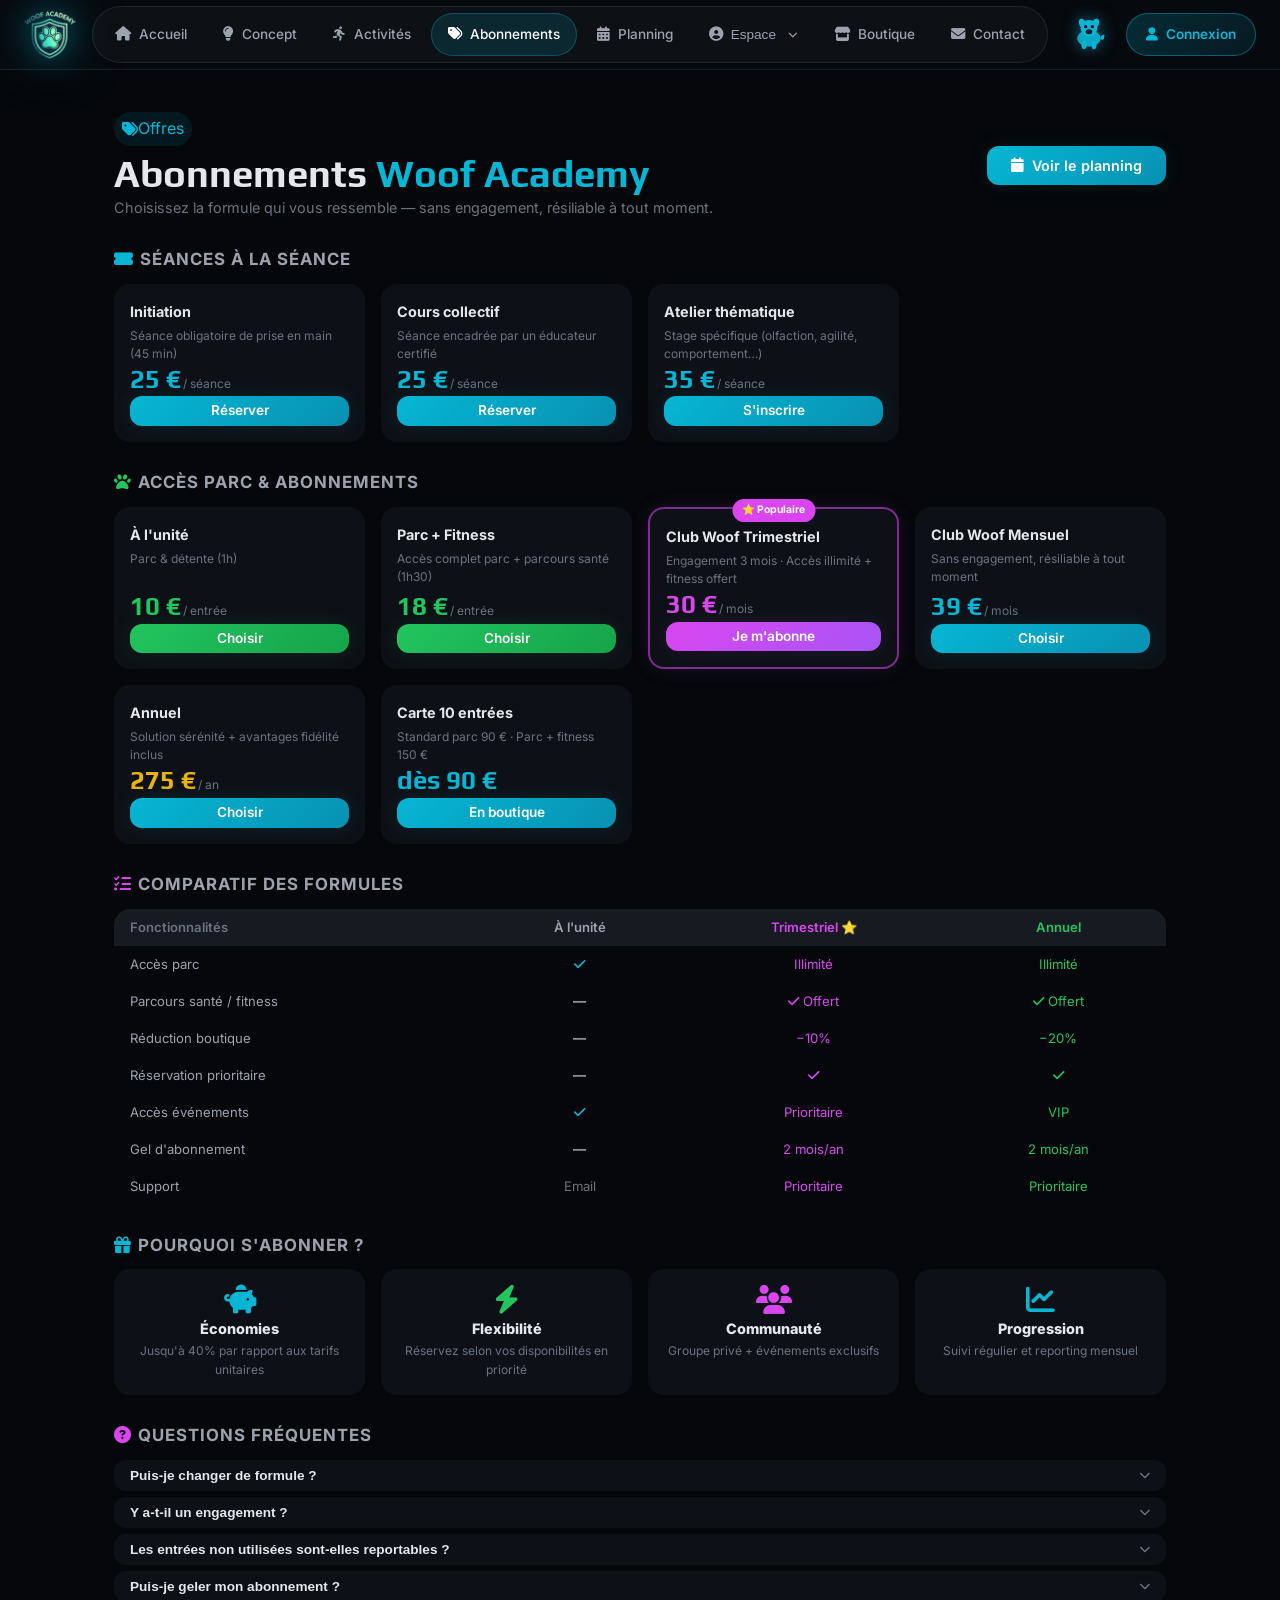
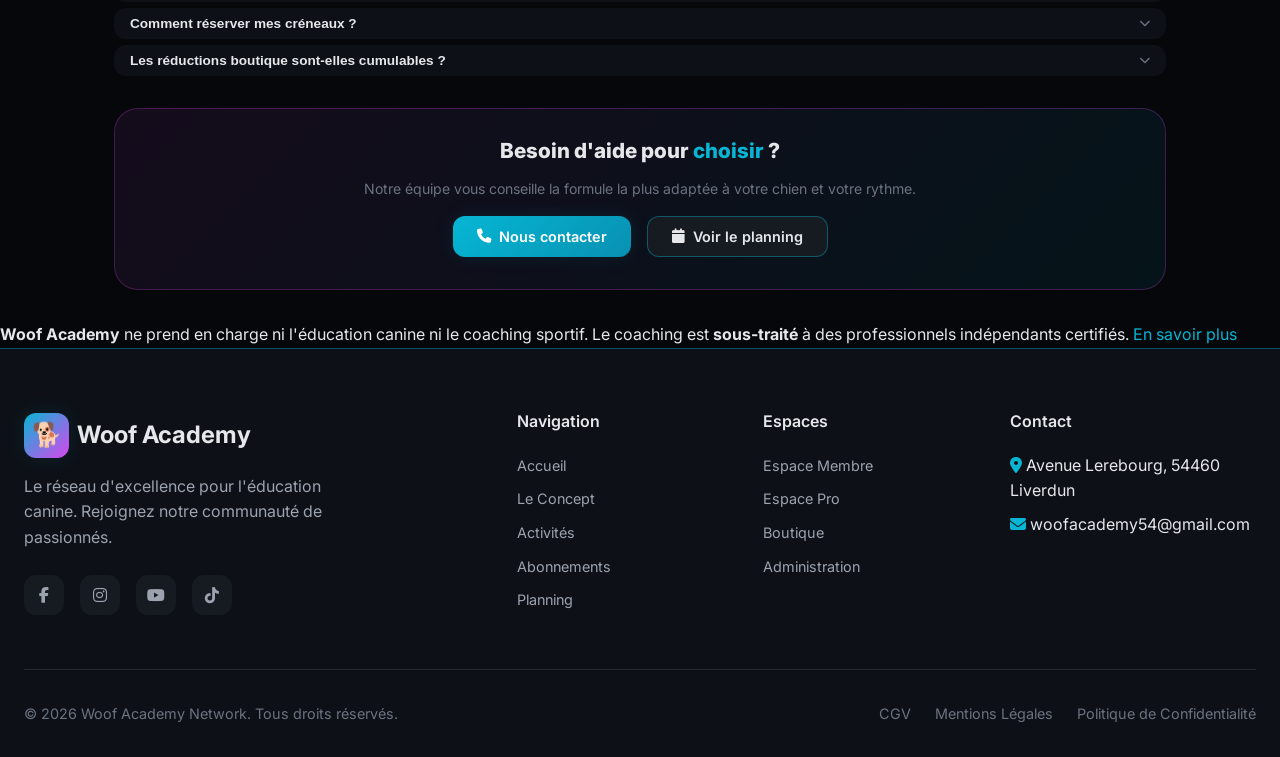
<file: abonnements.html>
<!DOCTYPE html>
<html lang="fr">
<head>
    <meta charset="UTF-8">
    <meta name="viewport" content="width=device-width, initial-scale=1.0">
    <title>Abonnements - Woof Academy Network</title>
    <meta name="description" content="Découvrez nos formules d'abonnement Woof Academy — séances, accès parc, abonnements mensuels et annuels.">
    <link rel="stylesheet" href="style.css">
    <link rel="stylesheet" href="css/woof-header.css">
    <link href="https://fonts.googleapis.com/css2?family=Inter:wght@300;400;500;600;700&family=Play:wght@400;700&display=swap" rel="stylesheet">
    <link rel="stylesheet" href="https://cdn.jsdelivr.net/npm/@fortawesome/fontawesome-free@6.4.0/css/all.min.css">
    <style>
        /* ── PAGE ABONNEMENTS ──────────────────────────── */
        .abo-wrap {
            max-width: 1100px;
            margin: 0 auto;
            padding: var(--space-xl) var(--space-lg);
            display: flex;
            flex-direction: column;
            gap: var(--space-xl);
        }

        /* ── PAGE TITLE ───────────────────────────────── */
        .page-hero {
            display: flex;
            align-items: center;
            justify-content: space-between;
            flex-wrap: wrap;
            gap: var(--space-md);
        }
        .page-hero h1 {
            font-family: 'Play', sans-serif;
            font-size: clamp(1.6rem, 4vw, 2.4rem);
            margin: 0;
        }
        .page-hero p { color: var(--text-muted); font-size: 0.9rem; margin: 4px 0 0; }

        /* ── SECTION LABEL ────────────────────────────── */
        .sec-label {
            display: flex;
            align-items: center;
            gap: var(--space-sm);
            margin-bottom: var(--space-md);
        }
        .sec-label h2 {
            font-size: 1.05rem;
            font-weight: 700;
            margin: 0;
            text-transform: uppercase;
            letter-spacing: .06em;
            color: var(--text-secondary);
        }
        .sec-label .line {
            flex: 1;
            height: 1px;
            background: var(--border);
        }

        /* ── GRILLE TARIFS ────────────────────────────── */
        .tarif-grid {
            display: grid;
            grid-template-columns: repeat(auto-fill, minmax(200px, 1fr));
            gap: var(--space-md);
        }

        .tarif-card {
            background: var(--bg-secondary);
            border: 1px solid var(--border);
            border-radius: var(--radius-xl);
            padding: var(--space-md);
            display: flex;
            flex-direction: column;
            gap: var(--space-xs);
            transition: var(--transition-fast);
            position: relative;
        }
        .tarif-card:hover { transform: translateY(-2px); }
        .tarif-card.cyan   { border-color: rgba(6,182,212,.35); }
        .tarif-card.green  { border-color: rgba(34,197,94,.35); }
        .tarif-card.mag    { border: 2px solid rgba(217,70,239,.55); box-shadow: 0 0 20px rgba(217,70,239,.12); }
        .tarif-card.yellow { border-color: rgba(234,179,8,.35); }
        .tarif-card.cyan:hover   { border-color: var(--neon-cyan); }
        .tarif-card.green:hover  { border-color: var(--neon-green); }
        .tarif-card.yellow:hover { border-color: #eab308; }

        .tarif-card .tc-name {
            font-weight: 700;
            font-size: 0.9rem;
            color: var(--text-primary);
        }
        .tarif-card .tc-desc {
            font-size: 0.75rem;
            color: var(--text-muted);
            flex: 1;
            line-height: 1.5;
        }
        .tarif-card .tc-price {
            font-family: 'Play', sans-serif;
            font-size: 1.6rem;
            font-weight: 700;
            line-height: 1;
        }
        .tarif-card.cyan   .tc-price { color: var(--neon-cyan); }
        .tarif-card.green  .tc-price { color: var(--neon-green); }
        .tarif-card.mag    .tc-price { color: var(--neon-magenta); }
        .tarif-card.yellow .tc-price { color: #eab308; }

        .tarif-card .tc-price span {
            font-size: 0.75rem;
            font-family: 'Inter', sans-serif;
            font-weight: 400;
            color: var(--text-muted);
            margin-left: 2px;
        }
        .tarif-card .tc-badge {
            position: absolute;
            top: -10px;
            left: 50%;
            transform: translateX(-50%);
            font-size: 0.65rem;
            font-weight: 700;
            padding: 3px 10px;
            border-radius: 99px;
            white-space: nowrap;
            background: var(--neon-magenta);
            color: #fff;
        }

        /* ── COMPARATIF TABLE ─────────────────────────── */
        .cmp-table {
            width: 100%;
            border-collapse: collapse;
            font-size: 0.82rem;
        }
        .cmp-table th {
            padding: var(--space-sm) var(--space-md);
            text-align: center;
            background: var(--bg-tertiary);
            color: var(--text-secondary);
            font-weight: 600;
            border-bottom: 1px solid var(--border);
        }
        .cmp-table th:first-child { text-align: left; color: var(--text-muted); }
        .cmp-table td {
            padding: 8px var(--space-md);
            border-bottom: 1px solid var(--border);
            text-align: center;
            color: var(--text-muted);
        }
        .cmp-table td:first-child { text-align: left; color: var(--text-secondary); }
        .cmp-table tr:last-child td { border-bottom: none; }
        .cmp-table tr:hover td { background: var(--bg-tertiary); }
        .cmp-table .ok-cyan { color: var(--neon-cyan); }
        .cmp-table .ok-green { color: var(--neon-green); }
        .cmp-table .ok-mag { color: var(--neon-magenta); }
        .cmp-table .dash { color: var(--border); }

        /* ── AVANTAGES ────────────────────────────────── */
        .avantages-grid {
            display: grid;
            grid-template-columns: repeat(4, 1fr);
            gap: var(--space-md);
        }
        .avantage-item {
            background: var(--bg-secondary);
            border: 1px solid var(--border);
            border-radius: var(--radius-xl);
            padding: var(--space-md);
            text-align: center;
            transition: var(--transition-fast);
        }
        .avantage-item:hover { transform: translateY(-2px); border-color: var(--neon-cyan); }
        .avantage-item i { font-size: 1.8rem; margin-bottom: var(--space-sm); display: block; }
        .avantage-item h5 { font-size: 0.9rem; margin: 0 0 4px; }
        .avantage-item p  { font-size: 0.75rem; color: var(--text-muted); margin: 0; }

        /* ── FAQ ACCORDÉON ────────────────────────────── */
        .faq-list { display: flex; flex-direction: column; gap: 6px; }
        .faq-item {
            background: var(--bg-secondary);
            border: 1px solid var(--border);
            border-radius: var(--radius-lg);
            overflow: hidden;
        }
        .faq-q {
            width: 100%;
            text-align: left;
            padding: var(--space-sm) var(--space-md);
            background: none;
            border: none;
            color: var(--text-primary);
            font-size: 0.85rem;
            font-weight: 600;
            cursor: pointer;
            display: flex;
            align-items: center;
            justify-content: space-between;
            gap: var(--space-sm);
            transition: color var(--transition-fast);
        }
        .faq-q:hover { color: var(--neon-cyan); }
        .faq-q i { font-size: 0.7rem; color: var(--text-muted); transition: transform var(--transition-fast); flex-shrink: 0; }
        .faq-item.open .faq-q i { transform: rotate(180deg); color: var(--neon-cyan); }
        .faq-a {
            max-height: 0;
            overflow: hidden;
            transition: max-height .3s ease, padding .3s ease;
            font-size: 0.8rem;
            color: var(--text-muted);
            line-height: 1.6;
        }
        .faq-item.open .faq-a { max-height: 120px; padding: 0 var(--space-md) var(--space-sm); }

        /* ── CTA ──────────────────────────────────────── */
        .cta-band {
            background: linear-gradient(135deg, rgba(217,70,239,.08) 0%, rgba(6,182,212,.08) 100%);
            border: 1px solid rgba(217,70,239,.25);
            border-radius: var(--radius-2xl);
            padding: var(--space-xl) var(--space-2xl);
            text-align: center;
            display: flex;
            flex-direction: column;
            align-items: center;
            gap: var(--space-md);
        }
        .cta-band h3 { font-size: 1.3rem; margin: 0; }
        .cta-band p  { color: var(--text-muted); margin: 0; font-size: 0.88rem; }
        .cta-band .cta-btns { display: flex; gap: var(--space-md); flex-wrap: wrap; justify-content: center; }

        /* ── RESPONSIVE ───────────────────────────────── */
        @media (max-width: 900px) {
            .avantages-grid { grid-template-columns: repeat(2, 1fr); }
            .tarif-grid { grid-template-columns: repeat(2, 1fr); }
        }
        @media (max-width: 600px) {
            .abo-wrap { padding: var(--space-md); gap: var(--space-lg); }
            .avantages-grid { grid-template-columns: repeat(2, 1fr); }
            .tarif-grid { grid-template-columns: 1fr; }
            .cta-band { padding: var(--space-lg); }
            .cmp-table { font-size: 0.72rem; }
            .cmp-table th, .cmp-table td { padding: 6px 8px; }
        }
    </style>
</head>
<body>

    <!-- HEADER UNIFIÉ -->
    <header class="woof-header">
        <div class="woof-header__content">
            <a href="index.html" class="woof-logo">
                <img src="galerie/logohq.png" alt="Woof Academy" class="woof-logo__img">
            </a>
            <nav class="woof-nav" id="woofNav">
                <a href="index.html" class="woof-nav__item"><i class="fas fa-home"></i><span class="nav-text">Accueil</span></a>
                <a href="concept.html" class="woof-nav__item"><i class="fas fa-lightbulb"></i><span class="nav-text">Concept</span></a>
                <a href="activites.html" class="woof-nav__item"><i class="fas fa-running"></i><span class="nav-text">Activités</span></a>
                <a href="abonnements.html" class="woof-nav__item active"><i class="fas fa-tags"></i><span class="nav-text">Abonnements</span></a>
                <a href="planning-reservation.html" class="woof-nav__item"><i class="fas fa-calendar-alt"></i><span class="nav-text">Planning</span></a>
                <div class="woof-nav__dropdown">
                    <button class="woof-nav__item"><i class="fas fa-user-circle"></i><span class="nav-text">Espace</span><i class="fas fa-chevron-down" style="font-size:0.6rem;margin-left:4px;"></i></button>
                    <div class="woof-nav__dropdown-menu">
                        <a href="espace-membre.html" class="woof-nav__dropdown-item"><i class="fas fa-user"></i> Mon Espace</a>
                        <a href="espace-pro.html" class="woof-nav__dropdown-item"><i class="fas fa-briefcase"></i> Espace Pro</a>
                    </div>
                </div>
                <a href="shop.html" class="woof-nav__item"><i class="fas fa-store"></i><span class="nav-text">Boutique</span></a>
                <a href="nous-contacter.html" class="woof-nav__item"><i class="fas fa-envelope"></i><span class="nav-text">Contact</span></a>
            </nav>
            <div class="woof-actions">
                <div class="woof-cart-dog" id="woofCartDog">
                    <a href="panier.html" class="woof-cart-dog__link" title="Mon Panier">
                        <svg class="woof-dog" viewBox="0 0 48 48" fill="none"><ellipse cx="24" cy="28" rx="14" ry="10" fill="currentColor" opacity="0.9"/><circle cx="24" cy="16" r="10" fill="currentColor"/><ellipse cx="16" cy="10" rx="4" ry="6" fill="currentColor" transform="rotate(-20 16 10)"/><ellipse cx="32" cy="10" rx="4" ry="6" fill="currentColor" transform="rotate(20 32 10)"/><circle cx="20" cy="14" r="2" fill="#070a0f"/><circle cx="28" cy="14" r="2" fill="#070a0f"/><ellipse cx="24" cy="20" rx="4" ry="3" fill="#1a1a2e"/><ellipse cx="24" cy="18" rx="1.5" ry="1" fill="#333"/><ellipse cx="18" cy="36" rx="3" ry="5" fill="currentColor"/><ellipse cx="30" cy="36" rx="3" ry="5" fill="currentColor"/><path d="M38 26 Q44 20 42 28 Q40 32 38 28" fill="currentColor"/></svg>
                        <svg class="woof-bone" viewBox="0 0 24 12" fill="currentColor"><path d="M4 6c-1.5 0-2.5-1-2.5-2.5S2.5 1 4 1s2.5 1 2.5 2.5c0 .5-.1 1-.3 1.3h11.6c-.2-.3-.3-.8-.3-1.3C17.5 2 18.5 1 20 1s2.5 1 2.5 2.5S21.5 6 20 6s-2.5 1-2.5 2.5S18.5 11 20 11s2.5-1 2.5-2.5c0-.5-.1-1-.3-1.3H10.6c.2.3.3.8.3 1.3C10.5 10 9.5 11 8 11s-2.5-1-2.5-2.5S6.5 6 8 6c.5 0 1 .1 1.3.3V5.7C9 5.9 8.5 6 8 6H4z"/></svg>
                        <span class="woof-cart-count" id="woofCartCount">0</span>
                    </a>
                </div>
                <div class="woof-ball" id="woofBall"></div>
                <a href="login.html" class="woof-btn-login"><i class="fas fa-user"></i><span>Connexion</span></a>
            </div>
        </div>
    </header>

    <main>
    <div class="abo-wrap">

        <!-- TITRE PAGE -->
        <div class="page-hero">
            <div>
                <span class="badge badge-cyan" style="margin-bottom:8px;"><i class="fas fa-tags"></i> Offres</span>
                <h1>Abonnements <span class="text-cyan">Woof Academy</span></h1>
                <p>Choisissez la formule qui vous ressemble — sans engagement, résiliable à tout moment.</p>
            </div>
            <a href="planning-reservation.html" class="btn btn-primary"><i class="fas fa-calendar"></i> Voir le planning</a>
        </div>

        <!-- SÉANCES À L'UNITÉ -->
        <div>
            <div class="sec-label">
                <h2><i class="fas fa-ticket-alt text-cyan" style="margin-right:6px;"></i>Séances à la séance</h2>
                <div class="line"></div>
            </div>
            <div class="tarif-grid">
                <div class="tarif-card cyan">
                    <span class="tc-name">Initiation</span>
                    <span class="tc-desc">Séance obligatoire de prise en main (45 min)</span>
                    <span class="tc-price">25 €<span>/ séance</span></span>
                    <a href="planning-reservation.html" class="btn btn-primary btn-sm" style="margin-top:auto;">Réserver</a>
                </div>
                <div class="tarif-card cyan">
                    <span class="tc-name">Cours collectif</span>
                    <span class="tc-desc">Séance encadrée par un éducateur certifié</span>
                    <span class="tc-price">25 €<span>/ séance</span></span>
                    <a href="planning-reservation.html" class="btn btn-primary btn-sm" style="margin-top:auto;">Réserver</a>
                </div>
                <div class="tarif-card cyan">
                    <span class="tc-name">Atelier thématique</span>
                    <span class="tc-desc">Stage spécifique (olfaction, agilité, comportement…)</span>
                    <span class="tc-price">35 €<span>/ séance</span></span>
                    <a href="planning-reservation.html" class="btn btn-primary btn-sm" style="margin-top:auto;">S'inscrire</a>
                </div>
            </div>
        </div>

        <!-- ACCÈS PARC & ABONNEMENTS -->
        <div>
            <div class="sec-label">
                <h2><i class="fas fa-paw text-green" style="margin-right:6px;"></i>Accès parc & abonnements</h2>
                <div class="line"></div>
            </div>
            <div class="tarif-grid">

                <div class="tarif-card green">
                    <span class="tc-name">À l'unité</span>
                    <span class="tc-desc">Parc &amp; détente (1h)</span>
                    <span class="tc-price">10 €<span>/ entrée</span></span>
                    <a href="planning-reservation.html" class="btn btn-success btn-sm" style="margin-top:auto;">Choisir</a>
                </div>

                <div class="tarif-card green">
                    <span class="tc-name">Parc + Fitness</span>
                    <span class="tc-desc">Accès complet parc + parcours santé (1h30)</span>
                    <span class="tc-price">18 €<span>/ entrée</span></span>
                    <a href="planning-reservation.html" class="btn btn-success btn-sm" style="margin-top:auto;">Choisir</a>
                </div>

                <div class="tarif-card mag">
                    <span class="tc-badge">⭐ Populaire</span>
                    <span class="tc-name">Club Woof Trimestriel</span>
                    <span class="tc-desc">Engagement 3 mois · Accès illimité + fitness offert</span>
                    <span class="tc-price">30 €<span>/ mois</span></span>
                    <a href="login.html" class="btn btn-magenta btn-sm" style="margin-top:auto;">Je m'abonne</a>
                </div>

                <div class="tarif-card cyan">
                    <span class="tc-name">Club Woof Mensuel</span>
                    <span class="tc-desc">Sans engagement, résiliable à tout moment</span>
                    <span class="tc-price">39 €<span>/ mois</span></span>
                    <a href="login.html" class="btn btn-primary btn-sm" style="margin-top:auto;">Choisir</a>
                </div>

                <div class="tarif-card yellow">
                    <span class="tc-name">Annuel</span>
                    <span class="tc-desc">Solution sérénité + avantages fidélité inclus</span>
                    <span class="tc-price">275 €<span>/ an</span></span>
                    <a href="login.html" class="btn btn-primary btn-sm" style="margin-top:auto;">Choisir</a>
                </div>

                <div class="tarif-card cyan">
                    <span class="tc-name">Carte 10 entrées</span>
                    <span class="tc-desc">Standard parc 90 € · Parc + fitness 150 €</span>
                    <span class="tc-price">dès 90 €</span>
                    <a href="shop.html" class="btn btn-primary btn-sm" style="margin-top:auto;">En boutique</a>
                </div>

            </div>
        </div>

        <!-- COMPARATIF -->
        <div>
            <div class="sec-label">
                <h2><i class="fas fa-list-check text-magenta" style="margin-right:6px;"></i>Comparatif des formules</h2>
                <div class="line"></div>
            </div>
            <div style="overflow-x:auto; border-radius:var(--radius-xl); border:1px solid var(--border);">
                <table class="cmp-table">
                    <thead>
                        <tr>
                            <th style="width:35%">Fonctionnalités</th>
                            <th>À l'unité</th>
                            <th style="color:var(--neon-magenta)">Trimestriel ⭐</th>
                            <th style="color:var(--neon-green)">Annuel</th>
                        </tr>
                    </thead>
                    <tbody>
                        <tr>
                            <td>Accès parc</td>
                            <td class="ok-cyan"><i class="fas fa-check"></i></td>
                            <td class="ok-mag">Illimité</td>
                            <td class="ok-green">Illimité</td>
                        </tr>
                        <tr>
                            <td>Parcours santé / fitness</td>
                            <td class="dash">—</td>
                            <td class="ok-mag"><i class="fas fa-check"></i> Offert</td>
                            <td class="ok-green"><i class="fas fa-check"></i> Offert</td>
                        </tr>
                        <tr>
                            <td>Réduction boutique</td>
                            <td class="dash">—</td>
                            <td class="ok-mag">−10%</td>
                            <td class="ok-green">−20%</td>
                        </tr>
                        <tr>
                            <td>Réservation prioritaire</td>
                            <td class="dash">—</td>
                            <td class="ok-mag"><i class="fas fa-check"></i></td>
                            <td class="ok-green"><i class="fas fa-check"></i></td>
                        </tr>
                        <tr>
                            <td>Accès événements</td>
                            <td class="ok-cyan"><i class="fas fa-check"></i></td>
                            <td class="ok-mag">Prioritaire</td>
                            <td class="ok-green">VIP</td>
                        </tr>
                        <tr>
                            <td>Gel d'abonnement</td>
                            <td class="dash">—</td>
                            <td class="ok-mag">2 mois/an</td>
                            <td class="ok-green">2 mois/an</td>
                        </tr>
                        <tr>
                            <td>Support</td>
                            <td>Email</td>
                            <td class="ok-mag">Prioritaire</td>
                            <td class="ok-green">Prioritaire</td>
                        </tr>
                    </tbody>
                </table>
            </div>
        </div>

        <!-- AVANTAGES -->
        <div>
            <div class="sec-label">
                <h2><i class="fas fa-gift text-cyan" style="margin-right:6px;"></i>Pourquoi s'abonner ?</h2>
                <div class="line"></div>
            </div>
            <div class="avantages-grid">
                <div class="avantage-item">
                    <i class="fas fa-piggy-bank text-cyan"></i>
                    <h5>Économies</h5>
                    <p>Jusqu'à 40% par rapport aux tarifs unitaires</p>
                </div>
                <div class="avantage-item">
                    <i class="fas fa-bolt text-green"></i>
                    <h5>Flexibilité</h5>
                    <p>Réservez selon vos disponibilités en priorité</p>
                </div>
                <div class="avantage-item">
                    <i class="fas fa-users text-magenta"></i>
                    <h5>Communauté</h5>
                    <p>Groupe privé + événements exclusifs</p>
                </div>
                <div class="avantage-item">
                    <i class="fas fa-chart-line text-cyan"></i>
                    <h5>Progression</h5>
                    <p>Suivi régulier et reporting mensuel</p>
                </div>
            </div>
        </div>

        <!-- FAQ -->
        <div>
            <div class="sec-label">
                <h2><i class="fas fa-question-circle text-magenta" style="margin-right:6px;"></i>Questions fréquentes</h2>
                <div class="line"></div>
            </div>
            <div class="faq-list">
                <div class="faq-item">
                    <button class="faq-q">Puis-je changer de formule ? <i class="fas fa-chevron-down"></i></button>
                    <div class="faq-a">Oui, vous pouvez upgrader ou downgrader à tout moment. Le changement prend effet à la prochaine période de facturation.</div>
                </div>
                <div class="faq-item">
                    <button class="faq-q">Y a-t-il un engagement ? <i class="fas fa-chevron-down"></i></button>
                    <div class="faq-a">Seulement pour le Club Trimestriel (3 mois). Le Mensuel est sans engagement, résiliable depuis votre espace membre.</div>
                </div>
                <div class="faq-item">
                    <button class="faq-q">Les entrées non utilisées sont-elles reportables ? <i class="fas fa-chevron-down"></i></button>
                    <div class="faq-a">Les accès mensuels ne sont pas reportés. Les cartes 10 entrées sont valables 1 an à partir de la date d'achat.</div>
                </div>
                <div class="faq-item">
                    <button class="faq-q">Puis-je geler mon abonnement ? <i class="fas fa-chevron-down"></i></button>
                    <div class="faq-a">Oui, jusqu'à 2 mois par an (vacances, maladie…) depuis votre espace membre, sans frais.</div>
                </div>
                <div class="faq-item">
                    <button class="faq-q">Comment réserver mes créneaux ? <i class="fas fa-chevron-down"></i></button>
                    <div class="faq-a">Depuis votre espace membre ou la page Planning, jusqu'à 2 semaines à l'avance. Annulation gratuite jusqu'à 24h avant.</div>
                </div>
                <div class="faq-item">
                    <button class="faq-q">Les réductions boutique sont-elles cumulables ? <i class="fas fa-chevron-down"></i></button>
                    <div class="faq-a">Non cumulables avec les promotions en cours, mais utilisables sur les articles en soldes.</div>
                </div>
            </div>
        </div>

        <!-- CTA -->
        <div class="cta-band">
            <h3>Besoin d'aide pour <span class="text-cyan">choisir</span> ?</h3>
            <p>Notre équipe vous conseille la formule la plus adaptée à votre chien et votre rythme.</p>
            <div class="cta-btns">
                <a href="nous-contacter.html" class="btn btn-primary"><i class="fas fa-phone"></i> Nous contacter</a>
                <a href="planning-reservation.html" class="btn btn-secondary"><i class="fas fa-calendar"></i> Voir le planning</a>
            </div>
        </div>

    </div>
    </main>

    <!-- DISCLAIMER -->
    <div class="woof-disclaimer">
        <strong>Woof Academy</strong> ne prend en charge ni l'éducation canine ni le coaching sportif.
        Le coaching est <strong>sous-traité</strong> à des professionnels indépendants certifiés.
        <a href="cgvWoof.html">En savoir plus</a>
    </div>

    <!-- FOOTER -->
    <footer class="footer">
        <div class="container">
            <div class="footer-grid">
                <div class="footer-brand">
                    <a href="index.html" class="logo">
                        <div class="logo-icon">🐕</div>
                        <span>Woof Academy</span>
                    </a>
                    <p>Le réseau d'excellence pour l'éducation canine. Rejoignez notre communauté de passionnés.</p>
                    <div class="footer-social">
                        <a href="#"><i class="fab fa-facebook-f"></i></a>
                        <a href="#"><i class="fab fa-instagram"></i></a>
                        <a href="#"><i class="fab fa-youtube"></i></a>
                        <a href="#"><i class="fab fa-tiktok"></i></a>
                    </div>
                </div>
                <div>
                    <h4 class="footer-title">Navigation</h4>
                    <ul class="footer-links">
                        <li><a href="index.html">Accueil</a></li>
                        <li><a href="concept.html">Le Concept</a></li>
                        <li><a href="activites.html">Activités</a></li>
                        <li><a href="abonnements.html">Abonnements</a></li>
                        <li><a href="planning-reservation.html">Planning</a></li>
                    </ul>
                </div>
                <div>
                    <h4 class="footer-title">Espaces</h4>
                    <ul class="footer-links">
                        <li><a href="espace-membre.html">Espace Membre</a></li>
                        <li><a href="espace-pro.html">Espace Pro</a></li>
                        <li><a href="shop.html">Boutique</a></li>
                        <li><a href="admin-config.html">Administration</a></li>
                    </ul>
                </div>
                <div>
                    <h4 class="footer-title">Contact</h4>
                    <ul class="footer-links">
                        <li><i class="fas fa-map-marker-alt text-cyan"></i> Avenue Lerebourg, 54460 Liverdun</li>
                        <li><i class="fas fa-envelope text-cyan"></i> woofacademy54@gmail.com</li>
                    </ul>
                </div>
            </div>
            <div class="footer-bottom">
                <p>&copy; 2026 Woof Academy Network. Tous droits réservés.</p>
                <div class="footer-legal">
                    <a href="cgvWoof.html">CGV</a>
                    <a href="#">Mentions Légales</a>
                    <a href="#">Politique de Confidentialité</a>
                </div>
            </div>
        </div>
    </footer>

    <script src="js/woof-header.js"></script>
    <script>
        // FAQ accordéon
        document.querySelectorAll('.faq-q').forEach(btn => {
            btn.addEventListener('click', () => {
                const item = btn.closest('.faq-item');
                const wasOpen = item.classList.contains('open');
                document.querySelectorAll('.faq-item').forEach(i => i.classList.remove('open'));
                if (!wasOpen) item.classList.add('open');
            });
        });
    </script>
</body>
</html>
</file>
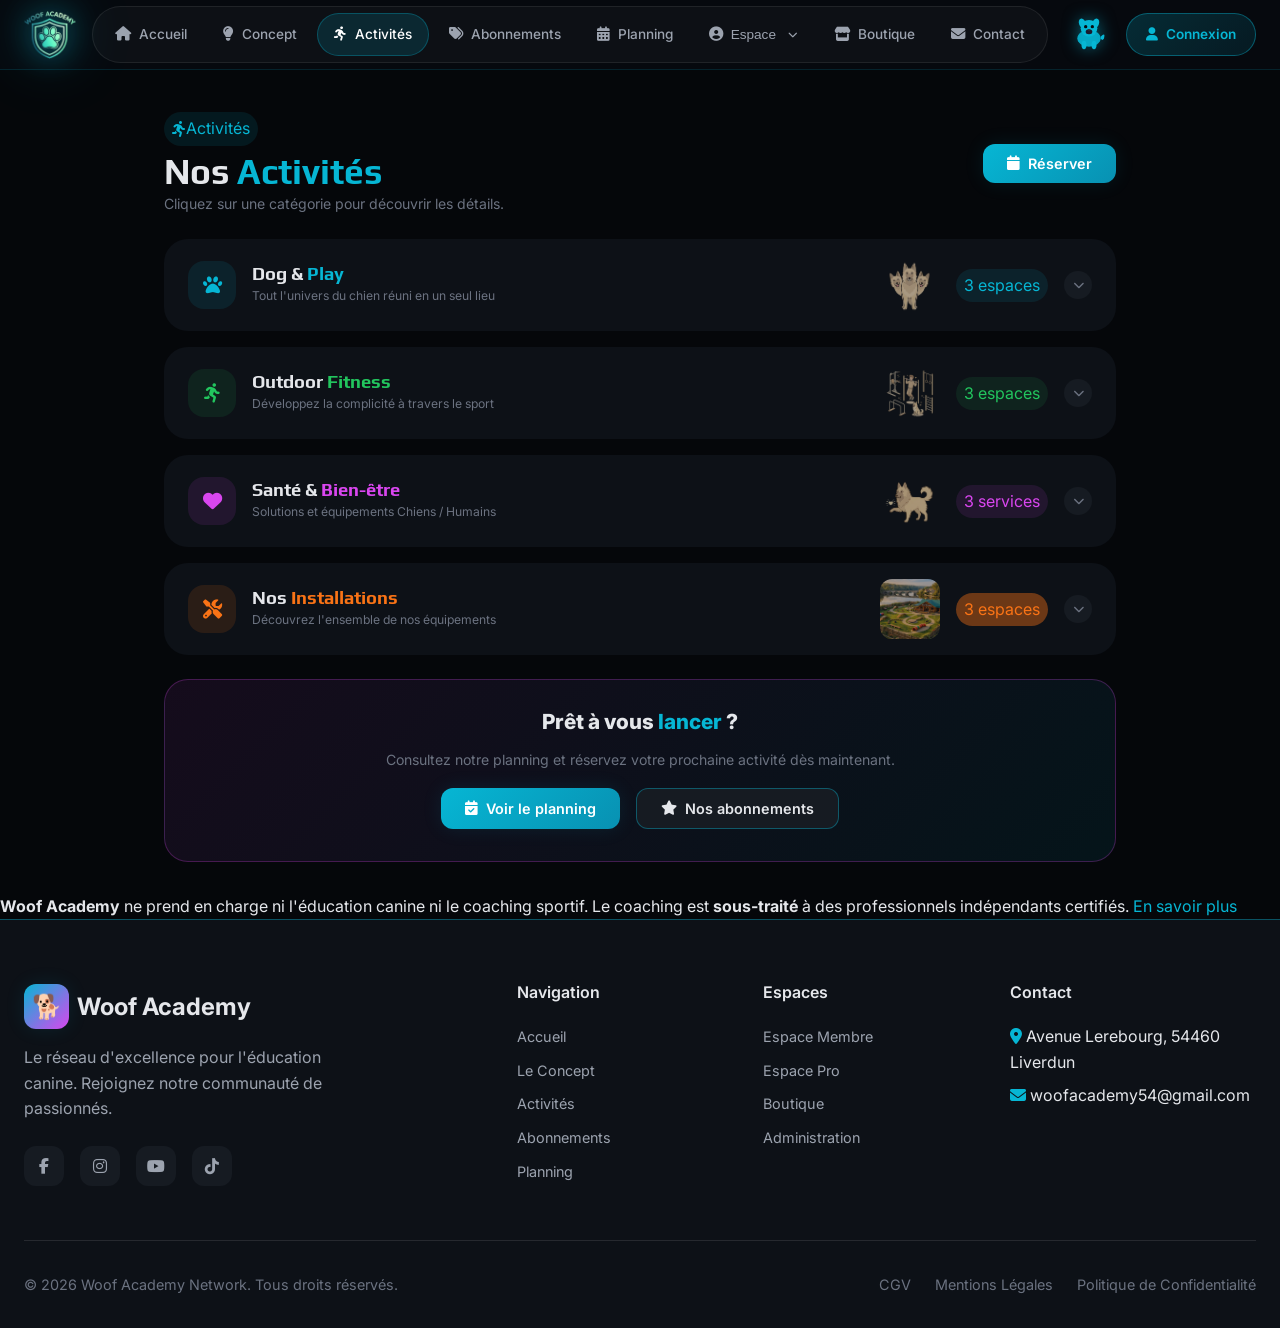
<file: activites.html>
<!DOCTYPE html>
<html lang="fr">
<head>
    <meta charset="UTF-8">
    <meta name="viewport" content="width=device-width, initial-scale=1.0">
    <title>Activités - Woof Academy Network</title>
    <meta name="description" content="Découvrez toutes les activités Woof Academy — Dog & Play, Outdoor Fitness, Bien-être, Installations.">
    <link rel="stylesheet" href="style.css">
    <link rel="stylesheet" href="css/woof-header.css">
    <link href="https://fonts.googleapis.com/css2?family=Inter:wght@300;400;500;600;700&family=Play:wght@400;700&display=swap" rel="stylesheet">
    <link rel="stylesheet" href="https://cdn.jsdelivr.net/npm/@fortawesome/fontawesome-free@6.4.0/css/all.min.css">
    <style>
        /* ══════════════════════════════════════════════
           PAGE ACTIVITÉS — ACCORDÉON PREMIUM
        ══════════════════════════════════════════════ */

        .activ-wrap {
            max-width: 1000px;
            margin: 0 auto;
            padding: var(--space-xl) var(--space-lg);
            display: flex;
            flex-direction: column;
            gap: var(--space-md);
        }

        /* ── PAGE TITLE ───────────────────────────── */
        .page-hero {
            display: flex;
            align-items: center;
            justify-content: space-between;
            flex-wrap: wrap;
            gap: var(--space-md);
            margin-bottom: var(--space-sm);
        }
        .page-hero h1 {
            font-family: 'Play', sans-serif;
            font-size: clamp(1.6rem, 4vw, 2.2rem);
            margin: 0;
        }
        .page-hero p { color: var(--text-muted); font-size: 0.88rem; margin: 4px 0 0; }

        /* ── ACCORDÉON ITEM ───────────────────────── */
        .accord-item {
            border-radius: var(--radius-2xl);
            overflow: hidden;
            border: 1px solid var(--border);
            transition: border-color .25s;
        }
        .accord-item.cyan   { --acc-color: var(--neon-cyan);    --acc-soft: var(--neon-cyan-soft); }
        .accord-item.green  { --acc-color: var(--neon-green);   --acc-soft: var(--neon-green-soft); }
        .accord-item.mag    { --acc-color: var(--neon-magenta); --acc-soft: var(--neon-magenta-soft); }
        .accord-item.orange { --acc-color: var(--neon-orange);  --acc-soft: rgba(249,115,22,.12); }

        .accord-item.open,
        .accord-item:hover { border-color: var(--acc-color); }

        /* ── HEADER CLIQUABLE ─────────────────────── */
        .accord-head {
            display: flex;
            align-items: center;
            gap: var(--space-md);
            padding: var(--space-md) var(--space-lg);
            background: var(--bg-secondary);
            cursor: pointer;
            user-select: none;
            transition: background .2s;
            position: relative;
            overflow: hidden;
        }
        .accord-head::before {
            content: '';
            position: absolute;
            inset: 0;
            background: linear-gradient(90deg, var(--acc-soft) 0%, transparent 60%);
            opacity: 0;
            transition: opacity .3s;
        }
        .accord-item.open .accord-head::before,
        .accord-item:hover .accord-head::before,
        .accord-head:hover::before { opacity: 1; }

        .accord-icon {
            width: 48px;
            height: 48px;
            border-radius: var(--radius-xl);
            display: flex;
            align-items: center;
            justify-content: center;
            font-size: 1.2rem;
            background: var(--acc-soft);
            color: var(--acc-color);
            flex-shrink: 0;
            position: relative;
            z-index: 1;
        }

        .accord-head-text {
            flex: 1;
            position: relative;
            z-index: 1;
        }
        .accord-head-text h2 {
            font-family: 'Play', sans-serif;
            font-size: 1.15rem;
            margin: 0;
            color: var(--text-primary);
        }
        .accord-head-text h2 span { color: var(--acc-color); }
        .accord-head-text p {
            font-size: 0.76rem;
            color: var(--text-muted);
            margin: 2px 0 0;
        }

        .accord-thumb {
            width: 60px;
            height: 60px;
            object-fit: cover;
            border-radius: var(--radius-lg);
            opacity: .65;
            transition: opacity .2s;
            position: relative;
            z-index: 1;
        }
        .accord-item.open .accord-thumb,
        .accord-item:hover .accord-thumb { opacity: 1; }

        .accord-chevron {
            width: 28px;
            height: 28px;
            border-radius: 50%;
            background: var(--bg-tertiary);
            display: flex;
            align-items: center;
            justify-content: center;
            color: var(--text-muted);
            font-size: 0.7rem;
            transition: transform .3s, background .2s, color .2s;
            position: relative;
            z-index: 1;
            flex-shrink: 0;
        }
        .accord-item.open .accord-chevron,
        .accord-item:hover .accord-chevron {
            transform: rotate(180deg);
            background: var(--acc-soft);
            color: var(--acc-color);
        }

        /* ── CORPS DÉPLIABLE ──────────────────────── */
        .accord-body {
            max-height: 0;
            overflow: hidden;
            transition: max-height .45s cubic-bezier(.4,0,.2,1);
            background: var(--bg-primary);
        }
        .accord-item.open .accord-body,
        .accord-item:hover .accord-body { max-height: 800px; }

        .accord-inner {
            padding: var(--space-lg);
            display: grid;
            grid-template-columns: repeat(3, 1fr);
            gap: var(--space-md);
        }

        /* ── CARTE ACTIVITÉ ───────────────────────── */
        .activ-card {
            background: var(--bg-secondary);
            border: 1px solid var(--border);
            border-radius: var(--radius-xl);
            overflow: hidden;
            display: flex;
            flex-direction: column;
            transition: transform .2s, border-color .2s;
        }
        .activ-card:hover { transform: translateY(-3px); border-color: var(--acc-color); }

        .activ-card__img {
            width: 100%;
            height: 140px;
            object-fit: contain;
            object-position: center;
            display: block;
            background: var(--bg-tertiary);
            padding: 8px;
            box-sizing: border-box;
        }
        .activ-card__img-placeholder {
            width: 100%;
            height: 140px;
            background: var(--acc-soft);
            display: flex;
            align-items: center;
            justify-content: center;
            font-size: 2.5rem;
        }

        .activ-card__body {
            padding: var(--space-md);
            flex: 1;
            display: flex;
            flex-direction: column;
            gap: var(--space-xs);
        }
        .activ-card__badge {
            font-size: 0.65rem;
            font-weight: 700;
            text-transform: uppercase;
            letter-spacing: .07em;
            color: var(--acc-color);
            margin-bottom: 2px;
        }
        .activ-card__title {
            font-size: 0.9rem;
            font-weight: 700;
            color: var(--text-primary);
            margin: 0;
        }
        .activ-card__desc {
            font-size: 0.75rem;
            color: var(--text-muted);
            line-height: 1.55;
            flex: 1;
            display: -webkit-box;
            -webkit-line-clamp: 4;
            -webkit-box-orient: vertical;
            overflow: hidden;
        }
        .activ-card__features {
            list-style: none;
            padding: 0;
            margin: var(--space-xs) 0 0;
            display: flex;
            flex-direction: column;
            gap: 3px;
        }
        .activ-card__features li {
            font-size: 0.72rem;
            color: var(--text-muted);
            display: flex;
            align-items: center;
            gap: 6px;
        }
        .activ-card__features li::before {
            content: '';
            width: 5px;
            height: 5px;
            border-radius: 50%;
            background: var(--acc-color);
            flex-shrink: 0;
        }

        .activ-card__footer {
            padding: var(--space-sm) var(--space-md);
            border-top: 1px solid var(--border);
            display: flex;
            align-items: center;
            justify-content: space-between;
            gap: var(--space-sm);
        }
        .activ-card__price {
            font-size: 1rem;
            font-weight: 700;
            color: var(--acc-color);
        }
        .activ-card__price span {
            font-size: 0.7rem;
            font-weight: 400;
            color: var(--text-muted);
        }

        /* ── CTA BAND ─────────────────────────────── */
        .cta-band {
            background: linear-gradient(135deg, rgba(217,70,239,.08) 0%, rgba(6,182,212,.08) 100%);
            border: 1px solid rgba(217,70,239,.25);
            border-radius: var(--radius-2xl);
            padding: var(--space-xl) var(--space-2xl);
            text-align: center;
            display: flex;
            flex-direction: column;
            align-items: center;
            gap: var(--space-md);
            margin-top: var(--space-sm);
        }
        .cta-band h3 { font-size: 1.3rem; margin: 0; }
        .cta-band p  { color: var(--text-muted); margin: 0; font-size: 0.88rem; }
        .cta-band .cta-btns { display: flex; gap: var(--space-md); flex-wrap: wrap; justify-content: center; }

        /* ── RESPONSIVE ───────────────────────────── */
        @media (max-width: 768px) {
            .activ-wrap { padding: var(--space-md); }
            .accord-inner { grid-template-columns: 1fr; }
            .accord-thumb { display: none; }
            .accord-head { padding: var(--space-md); }
            .cta-band { padding: var(--space-lg); }
        }
        @media (max-width: 500px) {
            .accord-inner { grid-template-columns: 1fr; }
        }
    </style>
</head>
<body>

    <!-- HEADER -->
    <header class="woof-header">
        <div class="woof-header__content">
            <a href="index.html" class="woof-logo">
                <img src="galerie/logohq.png" alt="Woof Academy" class="woof-logo__img">
            </a>
            <nav class="woof-nav" id="woofNav">
                <a href="index.html" class="woof-nav__item"><i class="fas fa-home"></i><span class="nav-text">Accueil</span></a>
                <a href="concept.html" class="woof-nav__item"><i class="fas fa-lightbulb"></i><span class="nav-text">Concept</span></a>
                <a href="activites.html" class="woof-nav__item active"><i class="fas fa-running"></i><span class="nav-text">Activités</span></a>
                <a href="abonnements.html" class="woof-nav__item"><i class="fas fa-tags"></i><span class="nav-text">Abonnements</span></a>
                <a href="planning-reservation.html" class="woof-nav__item"><i class="fas fa-calendar-alt"></i><span class="nav-text">Planning</span></a>
                <div class="woof-nav__dropdown">
                    <button class="woof-nav__item"><i class="fas fa-user-circle"></i><span class="nav-text">Espace</span><i class="fas fa-chevron-down" style="font-size:0.6rem;margin-left:4px;"></i></button>
                    <div class="woof-nav__dropdown-menu">
                        <a href="espace-membre.html" class="woof-nav__dropdown-item"><i class="fas fa-user"></i> Mon Espace</a>
                        <a href="espace-pro.html" class="woof-nav__dropdown-item"><i class="fas fa-briefcase"></i> Espace Pro</a>
                    </div>
                </div>
                <a href="shop.html" class="woof-nav__item"><i class="fas fa-store"></i><span class="nav-text">Boutique</span></a>
                <a href="nous-contacter.html" class="woof-nav__item"><i class="fas fa-envelope"></i><span class="nav-text">Contact</span></a>
            </nav>
            <div class="woof-actions">
                <div class="woof-cart-dog" id="woofCartDog">
                    <a href="panier.html" class="woof-cart-dog__link" title="Mon Panier">
                        <svg class="woof-dog" viewBox="0 0 48 48" fill="none"><ellipse cx="24" cy="28" rx="14" ry="10" fill="currentColor" opacity="0.9"/><circle cx="24" cy="16" r="10" fill="currentColor"/><ellipse cx="16" cy="10" rx="4" ry="6" fill="currentColor" transform="rotate(-20 16 10)"/><ellipse cx="32" cy="10" rx="4" ry="6" fill="currentColor" transform="rotate(20 32 10)"/><circle cx="20" cy="14" r="2" fill="#070a0f"/><circle cx="28" cy="14" r="2" fill="#070a0f"/><ellipse cx="24" cy="20" rx="4" ry="3" fill="#1a1a2e"/><ellipse cx="24" cy="18" rx="1.5" ry="1" fill="#333"/><ellipse cx="18" cy="36" rx="3" ry="5" fill="currentColor"/><ellipse cx="30" cy="36" rx="3" ry="5" fill="currentColor"/><path d="M38 26 Q44 20 42 28 Q40 32 38 28" fill="currentColor"/></svg>
                        <svg class="woof-bone" viewBox="0 0 24 12" fill="currentColor"><path d="M4 6c-1.5 0-2.5-1-2.5-2.5S2.5 1 4 1s2.5 1 2.5 2.5c0 .5-.1 1-.3 1.3h11.6c-.2-.3-.3-.8-.3-1.3C17.5 2 18.5 1 20 1s2.5 1 2.5 2.5S21.5 6 20 6s-2.5 1-2.5 2.5S18.5 11 20 11s2.5-1 2.5-2.5c0-.5-.1-1-.3-1.3H10.6c.2.3.3.8.3 1.3C10.5 10 9.5 11 8 11s-2.5-1-2.5-2.5S6.5 6 8 6c.5 0 1 .1 1.3.3V5.7C9 5.9 8.5 6 8 6H4z"/></svg>
                        <span class="woof-cart-count" id="woofCartCount">0</span>
                    </a>
                </div>
                <div class="woof-ball" id="woofBall"></div>
                <a href="login.html" class="woof-btn-login"><i class="fas fa-user"></i><span>Connexion</span></a>
            </div>
        </div>
    </header>

    <main>
    <div class="activ-wrap">

        <!-- TITRE -->
        <div class="page-hero">
            <div>
                <span class="badge badge-cyan" style="margin-bottom:8px;"><i class="fas fa-running"></i> Activités</span>
                <h1>Nos <span class="text-cyan">Activités</span></h1>
                <p>Cliquez sur une catégorie pour découvrir les détails.</p>
            </div>
            <a href="planning-reservation.html" class="btn btn-primary"><i class="fas fa-calendar"></i> Réserver</a>
        </div>

        <!-- ═══════════════════════════════════════════
             ACCORDÉON 1 — DOG & PLAY
        ═══════════════════════════════════════════ -->
        <div class="accord-item cyan" id="acc-dog">
            <div class="accord-head" onclick="toggleAccord('acc-dog')">
                <div class="accord-icon"><i class="fas fa-paw"></i></div>
                <div class="accord-head-text">
                    <h2>Dog &amp; <span>Play</span></h2>
                    <p>Tout l'univers du chien réuni en un seul lieu</p>
                </div>
                <img src="galerie/ami.png" alt="" class="accord-thumb">
                <span class="badge badge-cyan" style="position:relative;z-index:1;">3 espaces</span>
                <div class="accord-chevron"><i class="fas fa-chevron-down"></i></div>
            </div>
            <div class="accord-body">
                <div class="accord-inner">

                    <div class="activ-card">
                        <img src="galerie/barriere.png" alt="Espace chiots" class="activ-card__img">
                        <div class="activ-card__body">
                            <span class="activ-card__badge">Chiots / Jeunes chiens</span>
                            <h4 class="activ-card__title">Espace Séparé</h4>
                            <p class="activ-card__desc">Un espace dédié, séparé par un simple grillage — contact visuel avec les grands, cadre maîtrisé. Socialisation progressive, fondamentaux (calme, focus, rappel) dans une ambiance ludique et sécurisée.</p>
                            <ul class="activ-card__features">
                                <li>Jeux &amp; jouets adaptés</li>
                                <li>Espace sécurisé</li>
                                <li>Conseils pratiques</li>
                                <li>Environnement adapté</li>
                            </ul>
                        </div>
                        <div class="activ-card__footer">
                            <span class="activ-card__price">Inclus <span>/ accès</span></span>
                            <a href="planning-reservation.html" class="btn btn-primary btn-sm">Réserver</a>
                        </div>
                    </div>

                    <div class="activ-card">
                        <img src="galerie/sport.png" alt="Agility" class="activ-card__img">
                        <div class="activ-card__body">
                            <span class="activ-card__badge">Coins sport canin</span>
                            <h4 class="activ-card__title">Parcours Agility</h4>
                            <p class="activ-card__desc">Un espace de jeux et de sport pensé pour que votre chien se défouler vraiment. Dépense efficace, encadrée : on stimule énergie, coordination — repartez avec un chien "vidé".</p>
                            <ul class="activ-card__features">
                                <li>Anneaux</li>
                                <li>Bascules</li>
                                <li>Tunnel Géant</li>
                                <li>Parcours "DogTrack"</li>
                            </ul>
                        </div>
                        <div class="activ-card__footer">
                            <span class="activ-card__price">Inclus <span>/ accès</span></span>
                            <a href="planning-reservation.html" class="btn btn-primary btn-sm">Réserver</a>
                        </div>
                    </div>

                    <div class="activ-card">
                        <img src="galerie/proprio.png" alt="Éveil des sens" class="activ-card__img">
                        <div class="activ-card__body">
                            <span class="activ-card__badge">Proprioception</span>
                            <h4 class="activ-card__title">Éveil des sens</h4>
                            <p class="activ-card__desc">La balade devient une vraie exploration : ça sent, ça observe, ça réfléchit. Une sortie plus riche, plus calme — votre chien dépense ses pattes ET sa tête.</p>
                            <ul class="activ-card__features">
                                <li>Animations</li>
                                <li>Bac de fouille</li>
                                <li>Jeux d'équilibre</li>
                                <li>Piste olfactive</li>
                            </ul>
                        </div>
                        <div class="activ-card__footer">
                            <span class="activ-card__price">Inclus <span>/ accès</span></span>
                            <a href="planning-reservation.html" class="btn btn-primary btn-sm">Réserver</a>
                        </div>
                    </div>

                </div>
            </div>
        </div>

        <!-- ═══════════════════════════════════════════
             ACCORDÉON 2 — OUTDOOR FITNESS
        ═══════════════════════════════════════════ -->
        <div class="accord-item green" id="acc-fit">
            <div class="accord-head" onclick="toggleAccord('acc-fit')">
                <div class="accord-icon"><i class="fas fa-running"></i></div>
                <div class="accord-head-text">
                    <h2>Outdoor <span>Fitness</span></h2>
                    <p>Développez la complicité à travers le sport</p>
                </div>
                <img src="galerie/fitness.png" alt="" class="accord-thumb">
                <span class="badge badge-green" style="position:relative;z-index:1;">3 espaces</span>
                <div class="accord-chevron"><i class="fas fa-chevron-down"></i></div>
            </div>
            <div class="accord-body">
                <div class="accord-inner">

                    <div class="activ-card">
                        <img src="galerie/maitrechien.png" alt="Synchro" class="activ-card__img">
                        <div class="activ-card__body">
                            <span class="activ-card__badge">Synchro</span>
                            <h4 class="activ-card__title">Bouger au même rythme</h4>
                            <p class="activ-card__desc">Faites votre séance en gardant votre chien dans votre champ. Endurance, régularité et connexion pendant l'effort. Un rituel de confiance qui s'installe séance après séance.</p>
                            <ul class="activ-card__features">
                                <li>Espace dégagé sécurisé</li>
                                <li>Power walk autour du parc</li>
                                <li>Environnement proche nature</li>
                                <li>Gestion calme en mouvement</li>
                            </ul>
                        </div>
                        <div class="activ-card__footer">
                            <span class="activ-card__price">Inclus <span>/ accès</span></span>
                            <a href="planning-reservation.html" class="btn btn-success btn-sm">Réserver</a>
                        </div>
                    </div>

                    <div class="activ-card">
                        <img src="galerie/fitness.png" alt="Fitness" class="activ-card__img">
                        <div class="activ-card__body">
                            <span class="activ-card__badge">Santé des maîtres</span>
                            <h4 class="activ-card__title">Prenez soin de vous</h4>
                            <p class="activ-card__desc">Renforcement fonctionnel en plein air. Gainage, mobilité, dos, stabilité. Exercices sur l'environnement (bancs, marches, sol), progressifs et accessibles à tous.</p>
                            <ul class="activ-card__features">
                                <li>Barres parallèles</li>
                                <li>Barre de traction</li>
                                <li>Bancs / Plateformes</li>
                                <li>Modules d'équilibre</li>
                            </ul>
                        </div>
                        <div class="activ-card__footer">
                            <span class="activ-card__price">Inclus <span>/ accès</span></span>
                            <a href="planning-reservation.html" class="btn btn-success btn-sm">Réserver</a>
                        </div>
                    </div>

                    <div class="activ-card">
                        <img src="galerie/connecte.png" alt="Tech" class="activ-card__img">
                        <div class="activ-card__body">
                            <span class="activ-card__badge">Environnement 2.0</span>
                            <h4 class="activ-card__title">Technologie &amp; Nature</h4>
                            <p class="activ-card__desc">Toiles photovoltaïques pour l'ombre et l'énergie. Parcours connecté suivi depuis votre smartphone. Outdoor fitness accessible à tous, mouvements progressifs et rassurants.</p>
                            <ul class="activ-card__features">
                                <li>Solaire utile (Solar Cloth)</li>
                                <li>Installation bois</li>
                                <li>Parcours interactif</li>
                                <li>Fitness connecté</li>
                            </ul>
                        </div>
                        <div class="activ-card__footer">
                            <span class="activ-card__price">Inclus <span>/ accès</span></span>
                            <a href="planning-reservation.html" class="btn btn-success btn-sm">Réserver</a>
                        </div>
                    </div>

                </div>
            </div>
        </div>

        <!-- ═══════════════════════════════════════════
             ACCORDÉON 3 — SANTÉ & BIEN-ÊTRE
        ═══════════════════════════════════════════ -->
        <div class="accord-item mag" id="acc-bien">
            <div class="accord-head" onclick="toggleAccord('acc-bien')">
                <div class="accord-icon"><i class="fas fa-heart"></i></div>
                <div class="accord-head-text">
                    <h2>Santé &amp; <span>Bien-être</span></h2>
                    <p>Solutions et équipements Chiens / Humains</p>
                </div>
                <img src="galerie/social.png" alt="" class="accord-thumb">
                <span class="badge badge-magenta" style="position:relative;z-index:1;">3 services</span>
                <div class="accord-chevron"><i class="fas fa-chevron-down"></i></div>
            </div>
            <div class="accord-body">
                <div class="accord-inner">

                    <div class="activ-card">
                        <img src="galerie/dogwash.png" alt="Sport" class="activ-card__img">
                        <div class="activ-card__body">
                            <span class="activ-card__badge">Sport</span>
                            <h4 class="activ-card__title">Bouger &amp; se dépenser</h4>
                            <p class="activ-card__desc">Cardio accessible, jeu moteur côté chien, renforcement fonctionnel. Des sorties plus utiles, plus sereines, une routine bien-être qui s'installe naturellement.</p>
                            <ul class="activ-card__features">
                                <li>Cardio accessible</li>
                                <li>Jeu moteur côté chien</li>
                                <li>Dépense physique utile</li>
                                <li>Renforcement fonctionnel</li>
                            </ul>
                        </div>
                        <div class="activ-card__footer">
                            <span class="activ-card__price">8 € <span>/ 15 min</span></span>
                            <a href="planning-reservation.html" class="btn btn-magenta btn-sm">Réserver</a>
                        </div>
                    </div>

                    <div class="activ-card">
                        <img src="galerie/vetements.png" alt="Équipement" class="activ-card__img">
                        <div class="activ-card__body">
                            <span class="activ-card__badge">Équipement</span>
                            <h4 class="activ-card__title">Équilibre &amp; prévention</h4>
                            <p class="activ-card__desc">Ligne textile Woof Academy — pièces confortables, résistantes et techniques pour bouger dehors, humain &amp; chien. Harnais, vêtements sport, manteaux canins.</p>
                            <ul class="activ-card__features">
                                <li>Harnais</li>
                                <li>Bandeau tête / poignet</li>
                                <li>Short et pantalon sport</li>
                                <li>Manteau de protection canin</li>
                            </ul>
                        </div>
                        <div class="activ-card__footer">
                            <span class="activ-card__price">dès 8 € <span>/ pièce</span></span>
                            <a href="shop.html" class="btn btn-magenta btn-sm">Commander</a>
                        </div>
                    </div>

                    <div class="activ-card">
                        <img src="galerie/zen.png" alt="Relaxation" class="activ-card__img">
                        <div class="activ-card__body">
                            <span class="activ-card__badge">Bien-être</span>
                            <h4 class="activ-card__title">Relaxation / Apprentissage</h4>
                            <p class="activ-card__desc">Aider à redescendre la pression — calme, récupération, sérénité. Chaque visite plus agréable et plus stable. Repartez serein chez vous.</p>
                            <ul class="activ-card__features">
                                <li>Lien &amp; routine</li>
                                <li>Relaxation guidée</li>
                                <li>Apprentissage doux</li>
                                <li>Stimulation mentale</li>
                            </ul>
                        </div>
                        <div class="activ-card__footer">
                            <span class="activ-card__price">50 € <span>/ séance</span></span>
                            <a href="planning-reservation.html" class="btn btn-magenta btn-sm">Réserver</a>
                        </div>
                    </div>

                </div>
            </div>
        </div>

        <!-- ═══════════════════════════════════════════
             ACCORDÉON 4 — NOS INSTALLATIONS
        ═══════════════════════════════════════════ -->
        <div class="accord-item orange" id="acc-instal">
            <div class="accord-head" onclick="toggleAccord('acc-instal')">
                <div class="accord-icon"><i class="fas fa-tools"></i></div>
                <div class="accord-head-text">
                    <h2>Nos <span>Installations</span></h2>
                    <p>Découvrez l'ensemble de nos équipements</p>
                </div>
                <img src="galerie/parcrea.png" alt="" class="accord-thumb">
                <span class="badge badge-orange" style="position:relative;z-index:1;">3 espaces</span>
                <div class="accord-chevron"><i class="fas fa-chevron-down"></i></div>
            </div>
            <div class="accord-body">
                <div class="accord-inner">

                    <div class="activ-card">
                        <img src="galerie/Parcrea.png" alt="Accueil" class="activ-card__img">
                        <div class="activ-card__body">
                            <span class="activ-card__badge">Accueil visiteurs</span>
                            <h4 class="activ-card__title">Chalet d'accueil</h4>
                            <p class="activ-card__desc">Chalet en bois central : accueil, snacks, boutique, WC. Terrasse dog-friendly ouverte à tous, fontaines, coin café. Espace PMR accessible.</p>
                            <ul class="activ-card__features">
                                <li>Accès pour tous</li>
                                <li>Équipements adaptés PMR</li>
                                <li>Snack / terrasse</li>
                                <li>Groupes de promenades membres</li>
                            </ul>
                        </div>
                        <div class="activ-card__footer">
                            <span class="activ-card__price">Libre <span>/ accès</span></span>
                            <a href="concept.html" class="btn btn-primary btn-sm">En savoir plus</a>
                        </div>
                    </div>

                    <div class="activ-card">
                        <img src="galerie/groupechien.png" alt="Social" class="activ-card__img">
                        <div class="activ-card__body">
                            <span class="activ-card__badge">Partie sociale</span>
                            <h4 class="activ-card__title">Espace communautaire</h4>
                            <p class="activ-card__desc">Lieu de rencontre et d'échange entre propriétaires. Groupes de promenades, événements membres, ateliers thématiques. Le chien comme pont entre les générations.</p>
                            <ul class="activ-card__features">
                                <li>Événements réguliers</li>
                                <li>Ateliers thématiques</li>
                                <li>Groupes seniors / jeunes</li>
                                <li>Réseau associatif SPA</li>
                            </ul>
                        </div>
                        <div class="activ-card__footer">
                            <span class="activ-card__price">Inclus <span>/ abonnement</span></span>
                            <a href="abonnements.html" class="btn btn-primary btn-sm">S'abonner</a>
                        </div>
                    </div>

                    <div class="activ-card">
                        <img src="galerie/connecte.png" alt="Énergie" class="activ-card__img">
                        <div class="activ-card__body">
                            <span class="activ-card__badge">Énergie / Écologie</span>
                            <h4 class="activ-card__title">Solar Cloth &amp; Éco-design</h4>
                            <p class="activ-card__desc">Ombrages Solar Cloth (Made in France) — voiles photovoltaïques tendues. Ombrage + production d'énergie + signature visuelle. Installation bois intégrée au paysage.</p>
                            <ul class="activ-card__features">
                                <li>Cellules CIGS 17%</li>
                                <li>Autonomie énergétique</li>
                                <li>Design intégré</li>
                                <li>Certification reconnue</li>
                            </ul>
                        </div>
                        <div class="activ-card__footer">
                            <span class="activ-card__price">Inclus <span>/ site</span></span>
                            <a href="concept.html" class="btn btn-primary btn-sm">En savoir plus</a>
                        </div>
                    </div>

                </div>
            </div>
        </div>

        <!-- CTA -->
        <div class="cta-band">
            <h3>Prêt à vous <span class="text-cyan">lancer</span> ?</h3>
            <p>Consultez notre planning et réservez votre prochaine activité dès maintenant.</p>
            <div class="cta-btns">
                <a href="planning-reservation.html" class="btn btn-primary"><i class="fas fa-calendar-check"></i> Voir le planning</a>
                <a href="abonnements.html" class="btn btn-secondary"><i class="fas fa-star"></i> Nos abonnements</a>
            </div>
        </div>

    </div>
    </main>

    <!-- DISCLAIMER -->
    <div class="woof-disclaimer">
        <strong>Woof Academy</strong> ne prend en charge ni l'éducation canine ni le coaching sportif.
        Le coaching est <strong>sous-traité</strong> à des professionnels indépendants certifiés.
        <a href="cgvWoof.html">En savoir plus</a>
    </div>

    <!-- FOOTER -->
    <footer class="footer">
        <div class="container">
            <div class="footer-grid">
                <div class="footer-brand">
                    <a href="index.html" class="logo">
                        <div class="logo-icon">🐕</div>
                        <span>Woof Academy</span>
                    </a>
                    <p>Le réseau d'excellence pour l'éducation canine. Rejoignez notre communauté de passionnés.</p>
                    <div class="footer-social">
                        <a href="#"><i class="fab fa-facebook-f"></i></a>
                        <a href="#"><i class="fab fa-instagram"></i></a>
                        <a href="#"><i class="fab fa-youtube"></i></a>
                        <a href="#"><i class="fab fa-tiktok"></i></a>
                    </div>
                </div>
                <div>
                    <h4 class="footer-title">Navigation</h4>
                    <ul class="footer-links">
                        <li><a href="index.html">Accueil</a></li>
                        <li><a href="concept.html">Le Concept</a></li>
                        <li><a href="activites.html">Activités</a></li>
                        <li><a href="abonnements.html">Abonnements</a></li>
                        <li><a href="planning-reservation.html">Planning</a></li>
                    </ul>
                </div>
                <div>
                    <h4 class="footer-title">Espaces</h4>
                    <ul class="footer-links">
                        <li><a href="espace-membre.html">Espace Membre</a></li>
                        <li><a href="espace-pro.html">Espace Pro</a></li>
                        <li><a href="shop.html">Boutique</a></li>
                        <li><a href="admin-config.html">Administration</a></li>
                    </ul>
                </div>
                <div>
                    <h4 class="footer-title">Contact</h4>
                    <ul class="footer-links">
                        <li><i class="fas fa-map-marker-alt text-cyan"></i> Avenue Lerebourg, 54460 Liverdun</li>
                        <li><i class="fas fa-envelope text-cyan"></i> woofacademy54@gmail.com</li>
                    </ul>
                </div>
            </div>
            <div class="footer-bottom">
                <p>&copy; 2026 Woof Academy Network. Tous droits réservés.</p>
                <div class="footer-legal">
                    <a href="cgvWoof.html">CGV</a>
                    <a href="#">Mentions Légales</a>
                    <a href="#">Politique de Confidentialité</a>
                </div>
            </div>
        </div>
    </footer>

    <script src="js/woof-header.js"></script>
    <script>
        // Sur mobile (pas de hover), le clic bascule l'état open
        function toggleAccord(id) {
            const isTouchDevice = window.matchMedia('(hover: none)').matches;
            if (!isTouchDevice) return; // Sur desktop, le hover CSS gère tout

            const item = document.getElementById(id);
            const isOpen = item.classList.contains('open');
            document.querySelectorAll('.accord-item').forEach(el => el.classList.remove('open'));
            if (!isOpen) item.classList.add('open');
        }
    </script>
</body>
</html>
</file>
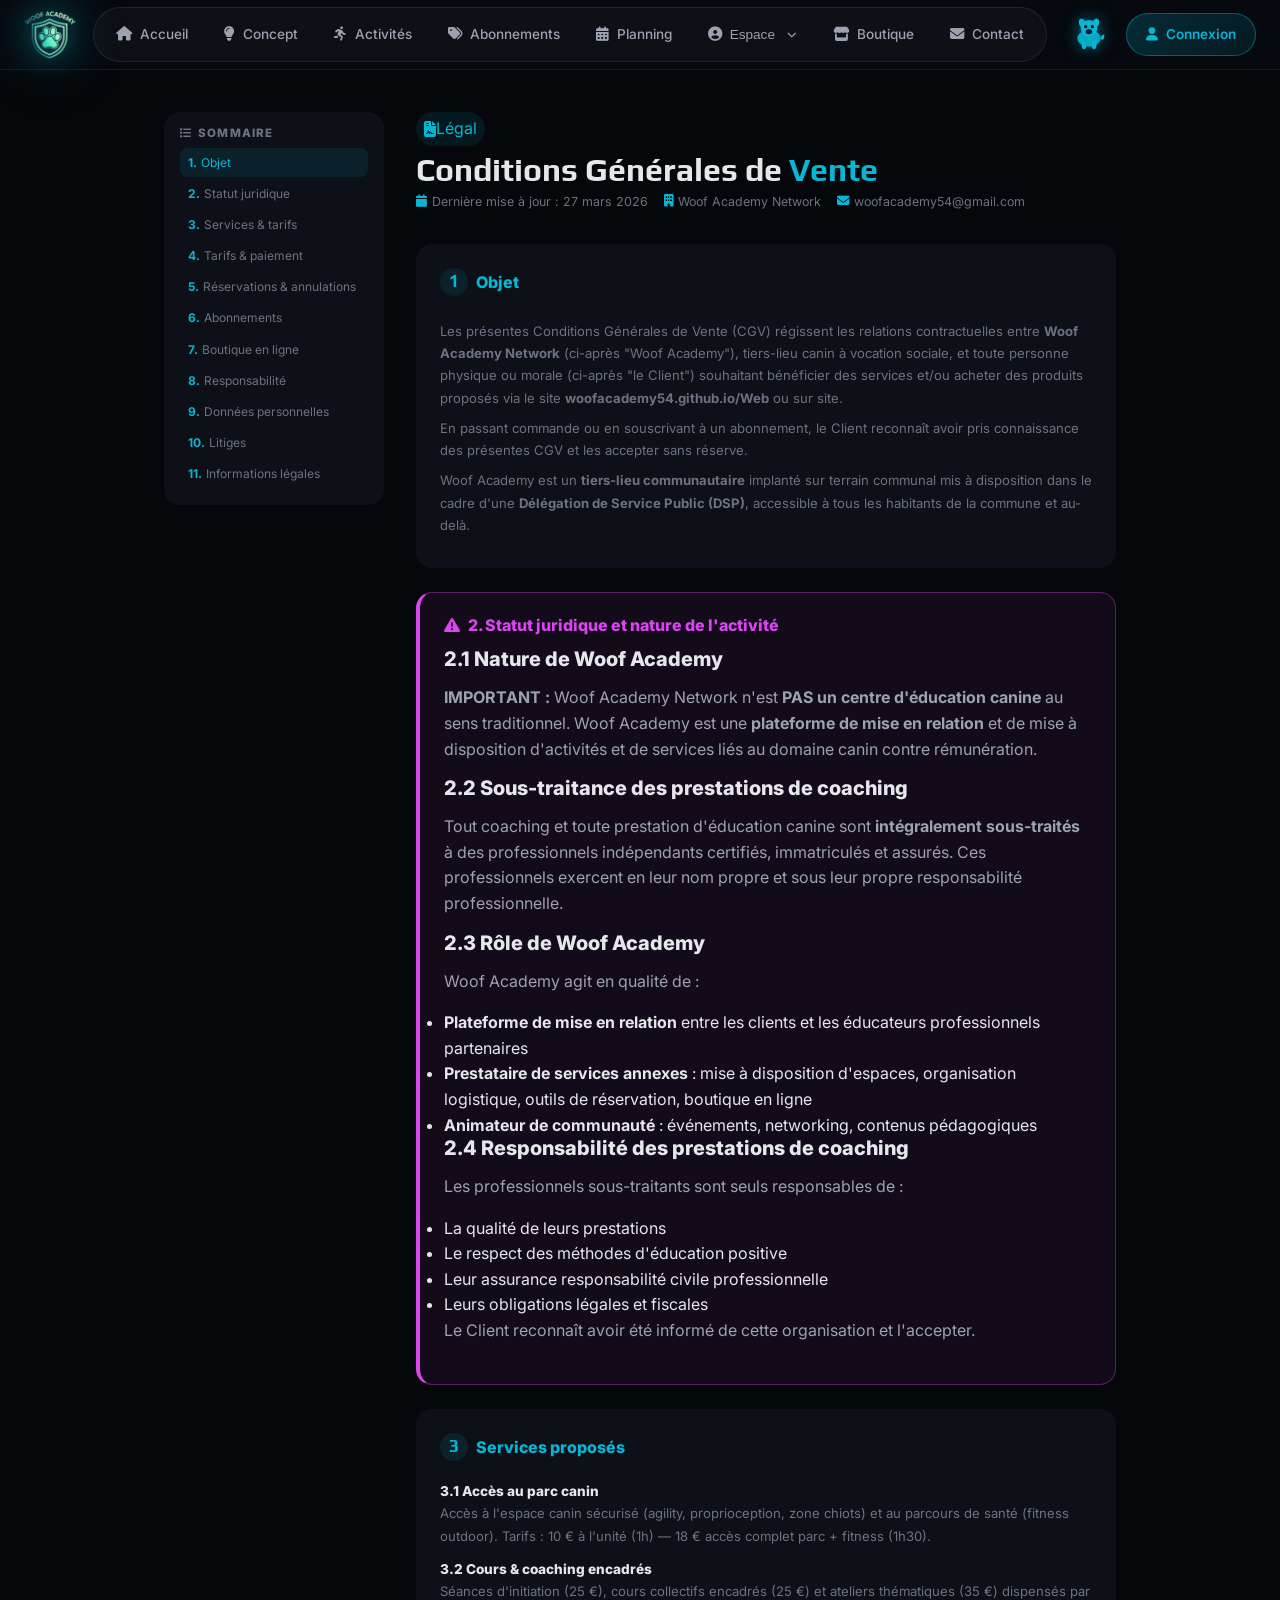
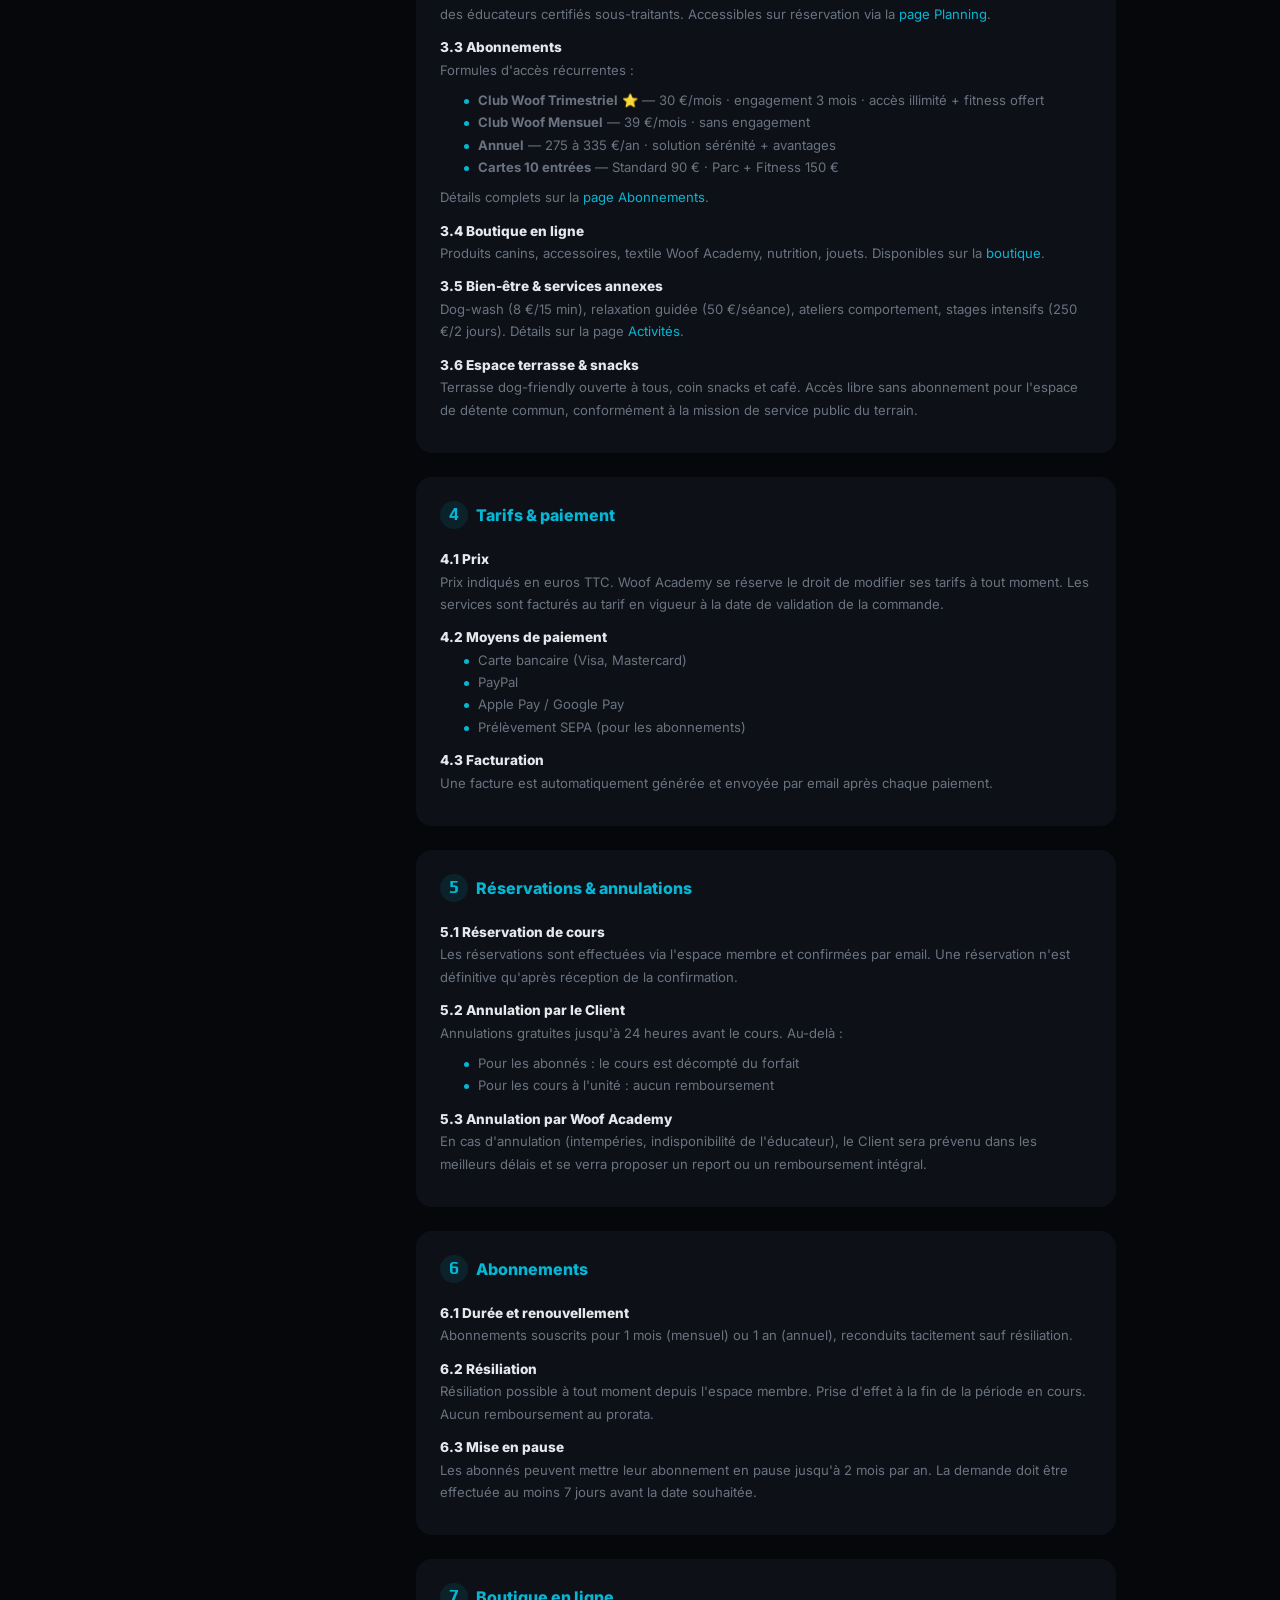
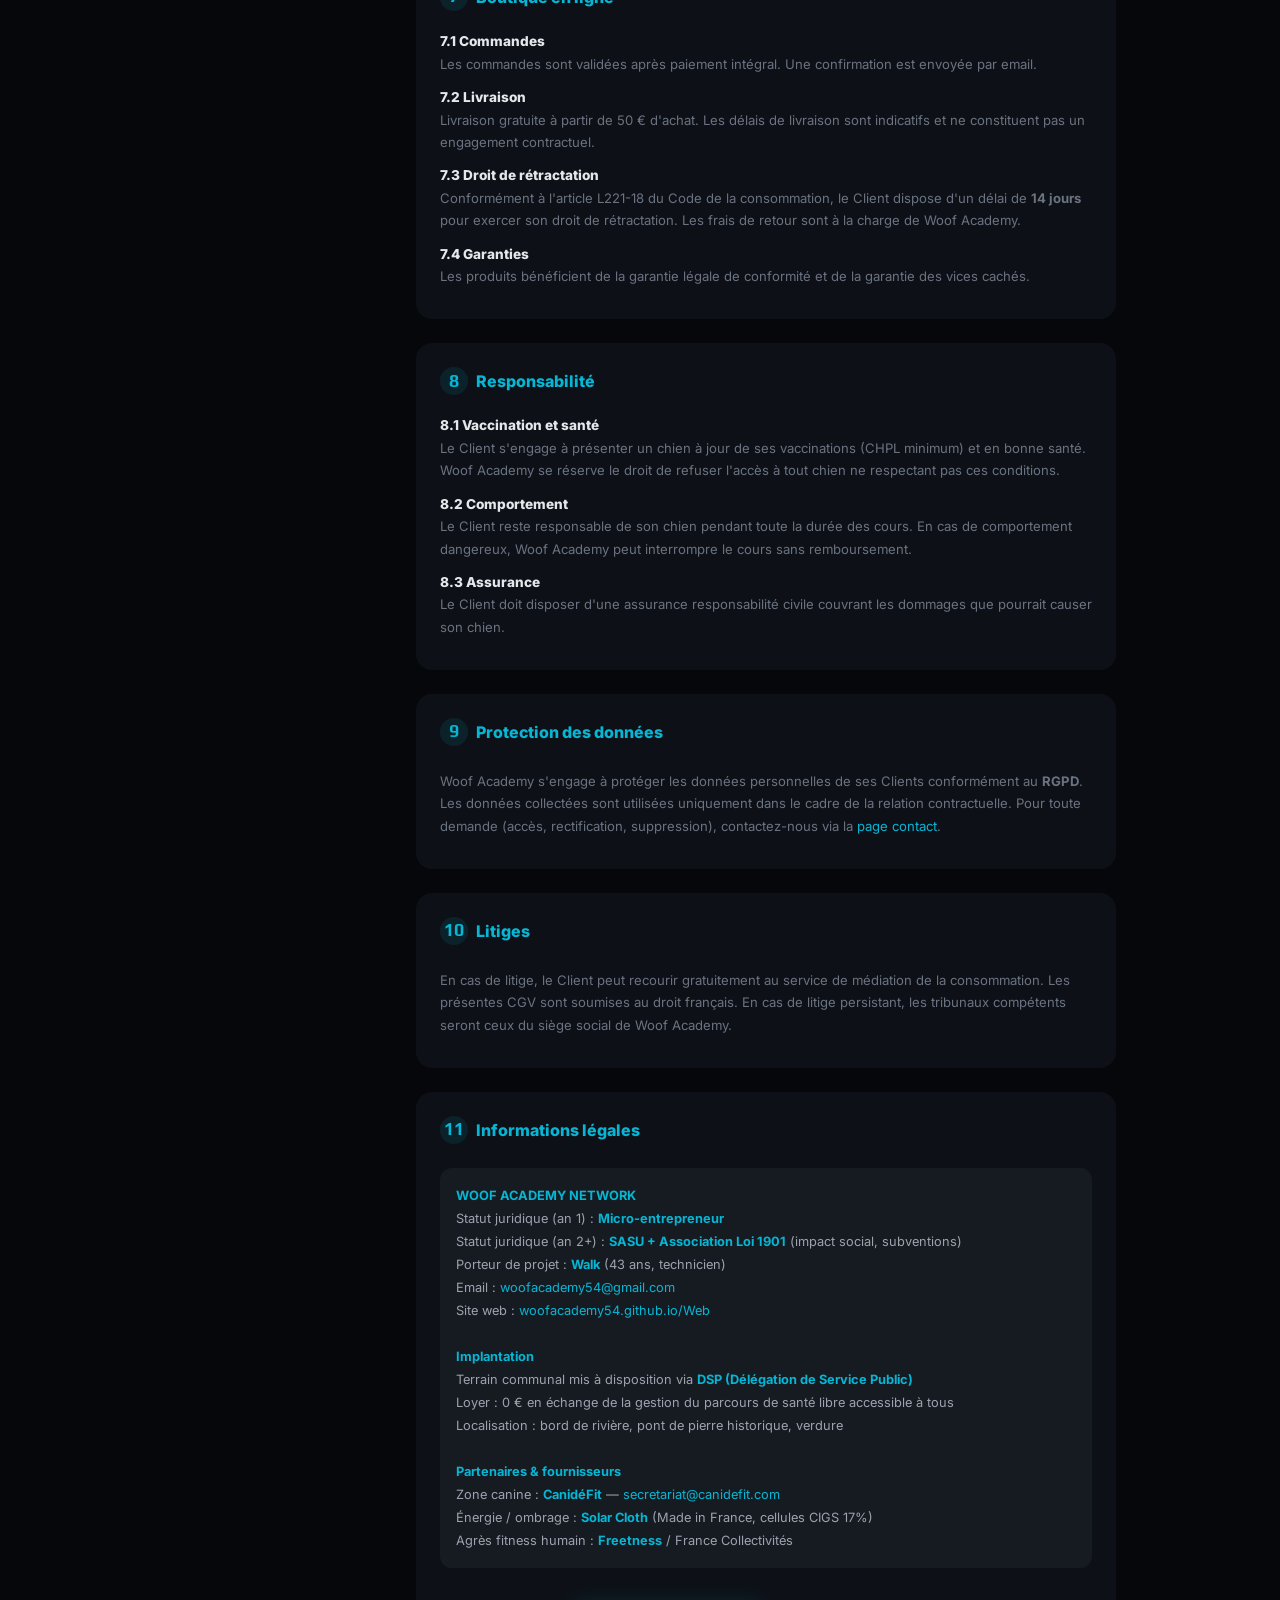
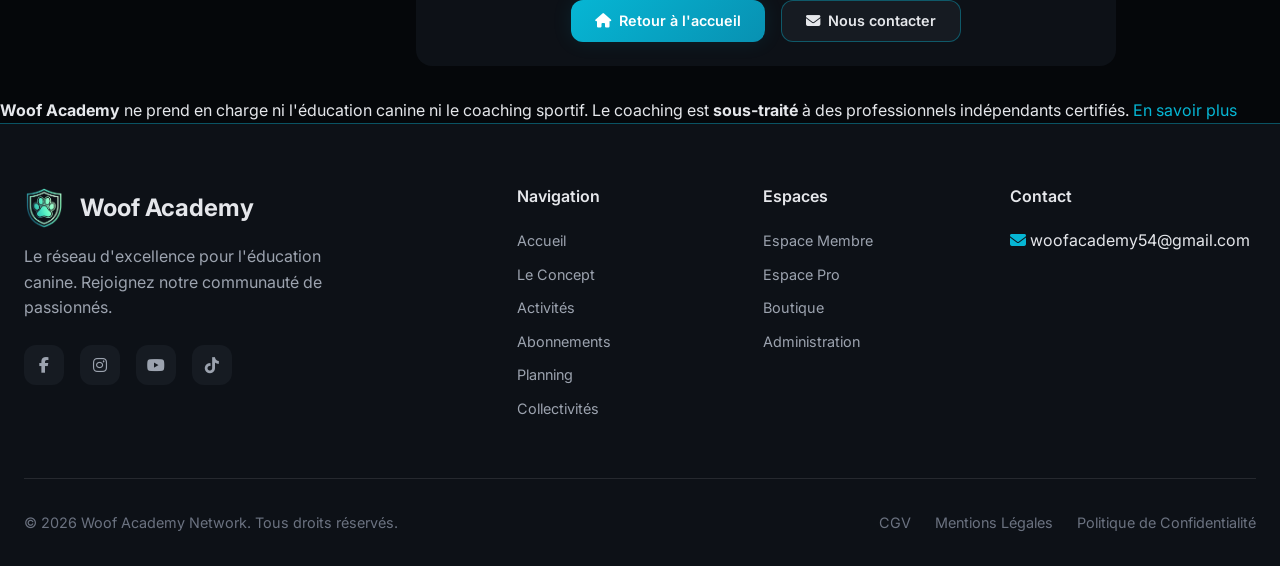
<file: cgvWoof.html>
<!DOCTYPE html>
<html lang="fr">
<head>
    <meta charset="UTF-8">
    <meta name="viewport" content="width=device-width, initial-scale=1.0">
    <title>CGV - Woof Academy Network</title>
    <meta name="description" content="Conditions Générales de Vente Woof Academy Network.">
    <link rel="stylesheet" href="style.css">
    <link rel="stylesheet" href="css/woof-header.css">
    <link href="https://fonts.googleapis.com/css2?family=Inter:wght@300;400;500;600;700&family=Play:wght@400;700&display=swap" rel="stylesheet">
    <link rel="preload" href="https://cdn.jsdelivr.net/npm/@fortawesome/fontawesome-free@6.4.0/webfonts/fa-solid-900.woff2" as="font" type="font/woff2" crossorigin>
    <link rel="stylesheet" href="https://cdn.jsdelivr.net/npm/@fortawesome/fontawesome-free@6.4.0/css/all.min.css">
    <style>
        /* ── CGV PAGE ───────────────────────────────── */
        .cgv-wrap {
            max-width: 1000px;
            margin: 0 auto;
            padding: var(--space-xl) var(--space-lg);
            display: grid;
            grid-template-columns: 220px 1fr;
            gap: var(--space-xl);
            align-items: start;
        }

        /* ── SOMMAIRE STICKY ────────────────────────── */
        .cgv-toc {
            position: sticky;
            top: 80px;
            background: var(--bg-secondary);
            border: 1px solid var(--border);
            border-radius: var(--radius-xl);
            padding: var(--space-md);
        }
        .cgv-toc h5 {
            font-size: 0.72rem;
            text-transform: uppercase;
            letter-spacing: .1em;
            color: var(--text-muted);
            margin: 0 0 var(--space-sm);
        }
        .cgv-toc ul {
            list-style: none;
            padding: 0;
            margin: 0;
            display: flex;
            flex-direction: column;
            gap: 2px;
        }
        .cgv-toc ul li a {
            display: block;
            padding: 5px 8px;
            font-size: 0.75rem;
            color: var(--text-muted);
            border-radius: var(--radius-md);
            transition: var(--transition-fast);
            text-decoration: none;
        }
        .cgv-toc ul li a:hover,
        .cgv-toc ul li a.active {
            background: var(--neon-cyan-soft);
            color: var(--neon-cyan);
        }
        .cgv-toc ul li a span {
            font-weight: 700;
            color: var(--neon-cyan);
            margin-right: 4px;
        }

        /* ── CONTENU CGV ────────────────────────────── */
        .cgv-content {
            display: flex;
            flex-direction: column;
            gap: var(--space-lg);
        }

        /* Titre page */
        .cgv-hero {
            margin-bottom: var(--space-sm);
        }
        .cgv-hero h1 {
            font-family: 'Play', sans-serif;
            font-size: clamp(1.5rem, 3.5vw, 2rem);
            margin: 0 0 4px;
        }
        .cgv-hero .meta {
            font-size: 0.78rem;
            color: var(--text-muted);
            display: flex;
            gap: var(--space-md);
            flex-wrap: wrap;
            margin-top: 6px;
        }
        .cgv-hero .meta span { display: flex; align-items: center; gap: 5px; }

        /* Bloc important (article 2) */
        .cgv-alert {
            background: rgba(217,70,239,.07);
            border: 1px solid rgba(217,70,239,.35);
            border-left: 4px solid var(--neon-magenta);
            border-radius: var(--radius-xl);
            padding: var(--space-lg);
        }
        .cgv-alert h2 {
            color: var(--neon-magenta);
            font-size: 1rem;
            margin: 0 0 var(--space-md);
            display: flex;
            align-items: center;
            gap: var(--space-sm);
        }

        /* Article standard */
        .cgv-article {
            background: var(--bg-secondary);
            border: 1px solid var(--border);
            border-radius: var(--radius-xl);
            padding: var(--space-lg);
            scroll-margin-top: 90px;
        }
        .cgv-article h2 {
            font-size: 1rem;
            color: var(--neon-cyan);
            margin: 0 0 var(--space-md);
            display: flex;
            align-items: center;
            gap: var(--space-sm);
            padding-bottom: var(--space-sm);
            border-bottom: 1px solid var(--border);
        }
        .cgv-article h2 .num {
            font-family: 'Play', sans-serif;
            font-size: 1.1rem;
            font-weight: 700;
            color: var(--neon-cyan);
            background: var(--neon-cyan-soft);
            width: 28px; height: 28px;
            border-radius: 50%;
            display: flex; align-items: center; justify-content: center;
            flex-shrink: 0;
        }
        .cgv-article h4 {
            font-size: 0.85rem;
            color: var(--text-primary);
            margin: var(--space-md) 0 var(--space-xs);
        }
        .cgv-article p {
            font-size: 0.82rem;
            color: var(--text-muted);
            line-height: 1.7;
            margin: 0 0 var(--space-sm);
        }
        .cgv-article ul {
            margin: var(--space-xs) 0 var(--space-sm) var(--space-lg);
            padding: 0;
        }
        .cgv-article ul li {
            font-size: 0.82rem;
            color: var(--text-muted);
            line-height: 1.7;
            list-style: none;
            position: relative;
            padding-left: 14px;
        }
        .cgv-article ul li::before {
            content: '';
            position: absolute;
            left: 0; top: 10px;
            width: 5px; height: 5px;
            border-radius: 50%;
            background: var(--neon-cyan);
        }
        .cgv-alert ul li::before { background: var(--neon-magenta); }

        /* Infos légales */
        .legal-info {
            background: var(--bg-tertiary);
            border-radius: var(--radius-lg);
            padding: var(--space-md);
            margin-top: var(--space-md);
            font-size: 0.8rem;
            color: var(--text-secondary);
            line-height: 1.8;
        }
        .legal-info strong { color: var(--neon-cyan); }

        /* ── RESPONSIVE ─────────────────────────────── */
        @media (max-width: 768px) {
            .cgv-wrap { grid-template-columns: 1fr; padding: var(--space-md); }
            .cgv-toc { position: static; }
        }
    </style>
</head>
<body>

    <!-- HEADER UNIFIÉ -->
    <header class="woof-header">
        <div class="woof-header__content">
            <a href="index.html" class="woof-logo">
                <img src="galerie/logohq.png" alt="Woof Academy" class="woof-logo__img">
            </a>
            <nav class="woof-nav" id="woofNav">
                <a href="index.html" class="woof-nav__item"><i class="fas fa-home"></i><span class="nav-text">Accueil</span></a>
                <a href="concept.html" class="woof-nav__item"><i class="fas fa-lightbulb"></i><span class="nav-text">Concept</span></a>
                <a href="activites.html" class="woof-nav__item"><i class="fas fa-running"></i><span class="nav-text">Activités</span></a>
                <a href="abonnements.html" class="woof-nav__item"><i class="fas fa-tags"></i><span class="nav-text">Abonnements</span></a>
                <a href="planning-reservation.html" class="woof-nav__item"><i class="fas fa-calendar-alt"></i><span class="nav-text">Planning</span></a>
                <div class="woof-nav__dropdown">
                    <button class="woof-nav__item"><i class="fas fa-user-circle"></i><span class="nav-text">Espace</span><i class="fas fa-chevron-down" style="font-size:0.6rem;margin-left:4px;"></i></button>
                    <div class="woof-nav__dropdown-menu">
                        <a href="espace-membre.html" class="woof-nav__dropdown-item"><i class="fas fa-user"></i> Mon Espace</a>
                        <a href="espace-pro.html" class="woof-nav__dropdown-item"><i class="fas fa-briefcase"></i> Espace Pro</a>
                    </div>
                </div>
                <a href="shop.html" class="woof-nav__item"><i class="fas fa-store"></i><span class="nav-text">Boutique</span></a>
                <a href="nous-contacter.html" class="woof-nav__item"><i class="fas fa-envelope"></i><span class="nav-text">Contact</span></a>
            </nav>
            <div class="woof-actions">
                <div class="woof-cart-dog" id="woofCartDog">
                    <a href="panier.html" class="woof-cart-dog__link" title="Mon Panier">
                        <svg class="woof-dog" viewBox="0 0 48 48" fill="none"><ellipse cx="24" cy="28" rx="14" ry="10" fill="currentColor" opacity="0.9"/><circle cx="24" cy="16" r="10" fill="currentColor"/><ellipse cx="16" cy="10" rx="4" ry="6" fill="currentColor" transform="rotate(-20 16 10)"/><ellipse cx="32" cy="10" rx="4" ry="6" fill="currentColor" transform="rotate(20 32 10)"/><circle cx="20" cy="14" r="2" fill="#070a0f"/><circle cx="28" cy="14" r="2" fill="#070a0f"/><ellipse cx="24" cy="20" rx="4" ry="3" fill="#1a1a2e"/><ellipse cx="24" cy="18" rx="1.5" ry="1" fill="#333"/><ellipse cx="18" cy="36" rx="3" ry="5" fill="currentColor"/><ellipse cx="30" cy="36" rx="3" ry="5" fill="currentColor"/><path d="M38 26 Q44 20 42 28 Q40 32 38 28" fill="currentColor"/></svg>
                        <svg class="woof-bone" viewBox="0 0 24 12" fill="currentColor"><path d="M4 6c-1.5 0-2.5-1-2.5-2.5S2.5 1 4 1s2.5 1 2.5 2.5c0 .5-.1 1-.3 1.3h11.6c-.2-.3-.3-.8-.3-1.3C17.5 2 18.5 1 20 1s2.5 1 2.5 2.5S21.5 6 20 6s-2.5 1-2.5 2.5S18.5 11 20 11s2.5-1 2.5-2.5c0-.5-.1-1-.3-1.3H10.6c.2.3.3.8.3 1.3C10.5 10 9.5 11 8 11s-2.5-1-2.5-2.5S6.5 6 8 6c.5 0 1 .1 1.3.3V5.7C9 5.9 8.5 6 8 6H4z"/></svg>
                        <span class="woof-cart-count" id="woofCartCount">0</span>
                    </a>
                </div>
                <div class="woof-ball" id="woofBall"></div>
                <a href="login.html" class="woof-btn-login"><i class="fas fa-user"></i><span>Connexion</span></a>
            </div>
        </div>
    </header>

    <main>
    <div class="cgv-wrap">

        <!-- ═══ SOMMAIRE ════════════════════════════ -->
        <aside class="cgv-toc">
            <h5><i class="fas fa-list" style="margin-right:5px;"></i>Sommaire</h5>
            <ul>
                <li><a href="#art1"><span>1.</span>Objet</a></li>
                <li><a href="#art2"><span>2.</span>Statut juridique</a></li>
                <li><a href="#art3"><span>3.</span>Services &amp; tarifs</a></li>
                <li><a href="#art4"><span>4.</span>Tarifs &amp; paiement</a></li>
                <li><a href="#art5"><span>5.</span>Réservations &amp; annulations</a></li>
                <li><a href="#art6"><span>6.</span>Abonnements</a></li>
                <li><a href="#art7"><span>7.</span>Boutique en ligne</a></li>
                <li><a href="#art8"><span>8.</span>Responsabilité</a></li>
                <li><a href="#art9"><span>9.</span>Données personnelles</a></li>
                <li><a href="#art10"><span>10.</span>Litiges</a></li>
                <li><a href="#art11"><span>11.</span>Informations légales</a></li>
            </ul>
        </aside>

        <!-- ═══ CONTENU ══════════════════════════════ -->
        <div class="cgv-content">

            <!-- TITRE -->
            <div class="cgv-hero">
                <span class="badge badge-cyan" style="margin-bottom:8px;"><i class="fas fa-file-contract"></i> Légal</span>
                <h1>Conditions Générales de <span class="text-cyan">Vente</span></h1>
                <div class="meta">
                    <span><i class="fas fa-calendar text-cyan"></i> Dernière mise à jour : 27 mars 2026</span>
                    <span><i class="fas fa-building text-cyan"></i> Woof Academy Network</span>
                    <span><i class="fas fa-envelope text-cyan"></i> woofacademy54@gmail.com</span>
                </div>
            </div>

            <!-- ART 1 -->
            <div class="cgv-article" id="art1">
                <h2><span class="num">1</span>Objet</h2>
                <p>Les présentes Conditions Générales de Vente (CGV) régissent les relations contractuelles entre <strong>Woof Academy Network</strong> (ci-après "Woof Academy"), tiers-lieu canin à vocation sociale, et toute personne physique ou morale (ci-après "le Client") souhaitant bénéficier des services et/ou acheter des produits proposés via le site <strong>woofacademy54.github.io/Web</strong> ou sur site.</p>
                <p>En passant commande ou en souscrivant à un abonnement, le Client reconnaît avoir pris connaissance des présentes CGV et les accepter sans réserve.</p>
                <p>Woof Academy est un <strong>tiers-lieu communautaire</strong> implanté sur terrain communal mis à disposition dans le cadre d'une <strong>Délégation de Service Public (DSP)</strong>, accessible à tous les habitants de la commune et au-delà.</p>
            </div>

            <!-- ART 2 — ALERTE IMPORTANTE -->
            <div class="cgv-alert" id="art2">
                <h2><i class="fas fa-exclamation-triangle"></i> 2. Statut juridique et nature de l'activité</h2>

                <h4>2.1 Nature de Woof Academy</h4>
                <p><strong>IMPORTANT :</strong> Woof Academy Network n'est <strong>PAS un centre d'éducation canine</strong> au sens traditionnel. Woof Academy est une <strong>plateforme de mise en relation</strong> et de mise à disposition d'activités et de services liés au domaine canin contre rémunération.</p>

                <h4>2.2 Sous-traitance des prestations de coaching</h4>
                <p>Tout coaching et toute prestation d'éducation canine sont <strong>intégralement sous-traités</strong> à des professionnels indépendants certifiés, immatriculés et assurés. Ces professionnels exercent en leur nom propre et sous leur propre responsabilité professionnelle.</p>

                <h4>2.3 Rôle de Woof Academy</h4>
                <p>Woof Academy agit en qualité de :</p>
                <ul>
                    <li><strong>Plateforme de mise en relation</strong> entre les clients et les éducateurs professionnels partenaires</li>
                    <li><strong>Prestataire de services annexes</strong> : mise à disposition d'espaces, organisation logistique, outils de réservation, boutique en ligne</li>
                    <li><strong>Animateur de communauté</strong> : événements, networking, contenus pédagogiques</li>
                </ul>

                <h4>2.4 Responsabilité des prestations de coaching</h4>
                <p>Les professionnels sous-traitants sont seuls responsables de :</p>
                <ul>
                    <li>La qualité de leurs prestations</li>
                    <li>Le respect des méthodes d'éducation positive</li>
                    <li>Leur assurance responsabilité civile professionnelle</li>
                    <li>Leurs obligations légales et fiscales</li>
                </ul>
                <p>Le Client reconnaît avoir été informé de cette organisation et l'accepter.</p>
            </div>

            <!-- ART 3 -->
            <div class="cgv-article" id="art3">
                <h2><span class="num">3</span>Services proposés</h2>

                <h4>3.1 Accès au parc canin</h4>
                <p>Accès à l'espace canin sécurisé (agility, proprioception, zone chiots) et au parcours de santé (fitness outdoor). Tarifs : 10 € à l'unité (1h) — 18 € accès complet parc + fitness (1h30).</p>

                <h4>3.2 Cours &amp; coaching encadrés</h4>
                <p>Séances d'initiation (25 €), cours collectifs encadrés (25 €) et ateliers thématiques (35 €) dispensés par des éducateurs certifiés sous-traitants. Accessibles sur réservation via la <a href="planning-reservation.html" style="color:var(--neon-cyan);">page Planning</a>.</p>

                <h4>3.3 Abonnements</h4>
                <p>Formules d'accès récurrentes :</p>
                <ul>
                    <li><strong>Club Woof Trimestriel</strong> ⭐ — 30 €/mois · engagement 3 mois · accès illimité + fitness offert</li>
                    <li><strong>Club Woof Mensuel</strong> — 39 €/mois · sans engagement</li>
                    <li><strong>Annuel</strong> — 275 à 335 €/an · solution sérénité + avantages</li>
                    <li><strong>Cartes 10 entrées</strong> — Standard 90 € · Parc + Fitness 150 €</li>
                </ul>
                <p>Détails complets sur la <a href="abonnements.html" style="color:var(--neon-cyan);">page Abonnements</a>.</p>

                <h4>3.4 Boutique en ligne</h4>
                <p>Produits canins, accessoires, textile Woof Academy, nutrition, jouets. Disponibles sur la <a href="shop.html" style="color:var(--neon-cyan);">boutique</a>.</p>

                <h4>3.5 Bien-être &amp; services annexes</h4>
                <p>Dog-wash (8 €/15 min), relaxation guidée (50 €/séance), ateliers comportement, stages intensifs (250 €/2 jours). Détails sur la page <a href="activites.html" style="color:var(--neon-cyan);">Activités</a>.</p>

                <h4>3.6 Espace terrasse &amp; snacks</h4>
                <p>Terrasse dog-friendly ouverte à tous, coin snacks et café. Accès libre sans abonnement pour l'espace de détente commun, conformément à la mission de service public du terrain.</p>
            </div>

            <!-- ART 4 -->
            <div class="cgv-article" id="art4">
                <h2><span class="num">4</span>Tarifs &amp; paiement</h2>
                <h4>4.1 Prix</h4>
                <p>Prix indiqués en euros TTC. Woof Academy se réserve le droit de modifier ses tarifs à tout moment. Les services sont facturés au tarif en vigueur à la date de validation de la commande.</p>
                <h4>4.2 Moyens de paiement</h4>
                <ul>
                    <li>Carte bancaire (Visa, Mastercard)</li>
                    <li>PayPal</li>
                    <li>Apple Pay / Google Pay</li>
                    <li>Prélèvement SEPA (pour les abonnements)</li>
                </ul>
                <h4>4.3 Facturation</h4>
                <p>Une facture est automatiquement générée et envoyée par email après chaque paiement.</p>
            </div>

            <!-- ART 5 -->
            <div class="cgv-article" id="art5">
                <h2><span class="num">5</span>Réservations &amp; annulations</h2>
                <h4>5.1 Réservation de cours</h4>
                <p>Les réservations sont effectuées via l'espace membre et confirmées par email. Une réservation n'est définitive qu'après réception de la confirmation.</p>
                <h4>5.2 Annulation par le Client</h4>
                <p>Annulations gratuites jusqu'à 24 heures avant le cours. Au-delà :</p>
                <ul>
                    <li>Pour les abonnés : le cours est décompté du forfait</li>
                    <li>Pour les cours à l'unité : aucun remboursement</li>
                </ul>
                <h4>5.3 Annulation par Woof Academy</h4>
                <p>En cas d'annulation (intempéries, indisponibilité de l'éducateur), le Client sera prévenu dans les meilleurs délais et se verra proposer un report ou un remboursement intégral.</p>
            </div>

            <!-- ART 6 -->
            <div class="cgv-article" id="art6">
                <h2><span class="num">6</span>Abonnements</h2>
                <h4>6.1 Durée et renouvellement</h4>
                <p>Abonnements souscrits pour 1 mois (mensuel) ou 1 an (annuel), reconduits tacitement sauf résiliation.</p>
                <h4>6.2 Résiliation</h4>
                <p>Résiliation possible à tout moment depuis l'espace membre. Prise d'effet à la fin de la période en cours. Aucun remboursement au prorata.</p>
                <h4>6.3 Mise en pause</h4>
                <p>Les abonnés peuvent mettre leur abonnement en pause jusqu'à 2 mois par an. La demande doit être effectuée au moins 7 jours avant la date souhaitée.</p>
            </div>

            <!-- ART 7 -->
            <div class="cgv-article" id="art7">
                <h2><span class="num">7</span>Boutique en ligne</h2>
                <h4>7.1 Commandes</h4>
                <p>Les commandes sont validées après paiement intégral. Une confirmation est envoyée par email.</p>
                <h4>7.2 Livraison</h4>
                <p>Livraison gratuite à partir de 50 € d'achat. Les délais de livraison sont indicatifs et ne constituent pas un engagement contractuel.</p>
                <h4>7.3 Droit de rétractation</h4>
                <p>Conformément à l'article L221-18 du Code de la consommation, le Client dispose d'un délai de <strong>14 jours</strong> pour exercer son droit de rétractation. Les frais de retour sont à la charge de Woof Academy.</p>
                <h4>7.4 Garanties</h4>
                <p>Les produits bénéficient de la garantie légale de conformité et de la garantie des vices cachés.</p>
            </div>

            <!-- ART 8 -->
            <div class="cgv-article" id="art8">
                <h2><span class="num">8</span>Responsabilité</h2>
                <h4>8.1 Vaccination et santé</h4>
                <p>Le Client s'engage à présenter un chien à jour de ses vaccinations (CHPL minimum) et en bonne santé. Woof Academy se réserve le droit de refuser l'accès à tout chien ne respectant pas ces conditions.</p>
                <h4>8.2 Comportement</h4>
                <p>Le Client reste responsable de son chien pendant toute la durée des cours. En cas de comportement dangereux, Woof Academy peut interrompre le cours sans remboursement.</p>
                <h4>8.3 Assurance</h4>
                <p>Le Client doit disposer d'une assurance responsabilité civile couvrant les dommages que pourrait causer son chien.</p>
            </div>

            <!-- ART 9 -->
            <div class="cgv-article" id="art9">
                <h2><span class="num">9</span>Protection des données</h2>
                <p>Woof Academy s'engage à protéger les données personnelles de ses Clients conformément au <strong>RGPD</strong>. Les données collectées sont utilisées uniquement dans le cadre de la relation contractuelle. Pour toute demande (accès, rectification, suppression), contactez-nous via la <a href="nous-contacter.html" style="color:var(--neon-cyan);">page contact</a>.</p>
            </div>

            <!-- ART 10 -->
            <div class="cgv-article" id="art10">
                <h2><span class="num">10</span>Litiges</h2>
                <p>En cas de litige, le Client peut recourir gratuitement au service de médiation de la consommation. Les présentes CGV sont soumises au droit français. En cas de litige persistant, les tribunaux compétents seront ceux du siège social de Woof Academy.</p>
            </div>

            <!-- ART 11 -->
            <div class="cgv-article" id="art11">
                <h2><span class="num">11</span>Informations légales</h2>
                <div class="legal-info">
                    <strong>WOOF ACADEMY NETWORK</strong><br>
                    Statut juridique (an 1) : <strong>Micro-entrepreneur</strong><br>
                    Statut juridique (an 2+) : <strong>SASU + Association Loi 1901</strong> (impact social, subventions)<br>
                    Porteur de projet : <strong>Walk</strong> (43 ans, technicien)<br>
                    Email : <a href="mailto:woofacademy54@gmail.com" style="color:var(--neon-cyan);">woofacademy54@gmail.com</a><br>
                    Site web : <a href="https://woofacademy54.github.io/Web/" style="color:var(--neon-cyan);">woofacademy54.github.io/Web</a><br><br>
                    <strong>Implantation</strong><br>
                    Terrain communal mis à disposition via <strong>DSP (Délégation de Service Public)</strong><br>
                    Loyer : 0 € en échange de la gestion du parcours de santé libre accessible à tous<br>
                    Localisation : bord de rivière, pont de pierre historique, verdure<br><br>
                    <strong>Partenaires &amp; fournisseurs</strong><br>
                    Zone canine : <strong>CanidéFit</strong> — <a href="mailto:secretariat@canidefit.com" style="color:var(--neon-cyan);">secretariat@canidefit.com</a><br>
                    Énergie / ombrage : <strong>Solar Cloth</strong> (Made in France, cellules CIGS 17%)<br>
                    Agrès fitness humain : <strong>Freetness</strong> / France Collectivités
                </div>

                <div style="display:flex; gap:var(--space-md); justify-content:center; flex-wrap:wrap; margin-top:var(--space-xl);">
                    <a href="index.html" class="btn btn-primary"><i class="fas fa-home"></i> Retour à l'accueil</a>
                    <a href="nous-contacter.html" class="btn btn-secondary"><i class="fas fa-envelope"></i> Nous contacter</a>
                </div>
            </div>

        </div>
    </div>
    </main>

    <!-- DISCLAIMER -->
    <div class="woof-disclaimer">
        <strong>Woof Academy</strong> ne prend en charge ni l'éducation canine ni le coaching sportif.
        Le coaching est <strong>sous-traité</strong> à des professionnels indépendants certifiés.
        <a href="cgvWoof.html">En savoir plus</a>
    </div>

    <!-- FOOTER -->
    <footer class="footer">
        <div class="container">
            <div class="footer-grid">
                <div class="footer-brand">
                    <a href="index.html" class="logo">
                        <img src="galerie/logohq_1.png" alt="Woof Academy" style="width:40px;height:40px;object-fit:contain;vertical-align:middle;margin-right:8px;"><span>Woof Academy</span>
                    </a>
                    <p>Le réseau d'excellence pour l'éducation canine. Rejoignez notre communauté de passionnés.</p>
                    <div class="footer-social">
                        <a href="#"><i class="fab fa-facebook-f"></i></a>
                        <a href="#"><i class="fab fa-instagram"></i></a>
                        <a href="#"><i class="fab fa-youtube"></i></a>
                        <a href="#"><i class="fab fa-tiktok"></i></a>
                    </div>
                </div>
                <div>
                    <h4 class="footer-title">Navigation</h4>
                    <ul class="footer-links">
                        <li><a href="index.html">Accueil</a></li>
                        <li><a href="concept.html">Le Concept</a></li>
                        <li><a href="activites.html">Activités</a></li>
                        <li><a href="abonnements.html">Abonnements</a></li>
                        <li><a href="planning-reservation.html">Planning</a></li>
                        <li><a href="collectivites.html">Collectivités</a></li>
                    </ul>
                </div>
                <div>
                    <h4 class="footer-title">Espaces</h4>
                    <ul class="footer-links">
                        <li><a href="espace-membre.html">Espace Membre</a></li>
                        <li><a href="espace-pro.html">Espace Pro</a></li>
                        <li><a href="shop.html">Boutique</a></li>
                        <li><a href="admin-config.html">Administration</a></li>
                    </ul>
                </div>
                <div>
                    <h4 class="footer-title">Contact</h4>
                    <ul class="footer-links">
                        <li><i class="fas fa-envelope text-cyan"></i> woofacademy54@gmail.com</li>
                    </ul>
                </div>
            </div>
            <div class="footer-bottom">
                <p>&copy; 2026 Woof Academy Network. Tous droits réservés.</p>
                <div class="footer-legal">
                    <a href="cgvWoof.html">CGV</a>
                    <a href="#">Mentions Légales</a>
                    <a href="#">Politique de Confidentialité</a>
                </div>
            </div>
        </div>
    </footer>

    <script src="js/woof-header.js"></script>
    <script>
        // Highlight sommaire au scroll
        const articles = document.querySelectorAll('[id^="art"]');
        const tocLinks = document.querySelectorAll('.cgv-toc a');

        const observer = new IntersectionObserver(entries => {
            entries.forEach(entry => {
                if (entry.isIntersecting) {
                    tocLinks.forEach(l => l.classList.remove('active'));
                    const active = document.querySelector(`.cgv-toc a[href="#${entry.target.id}"]`);
                    if (active) active.classList.add('active');
                }
            });
        }, { rootMargin: '-80px 0px -60% 0px' });

        articles.forEach(a => observer.observe(a));
    </script>
</body>
</html>
</file>
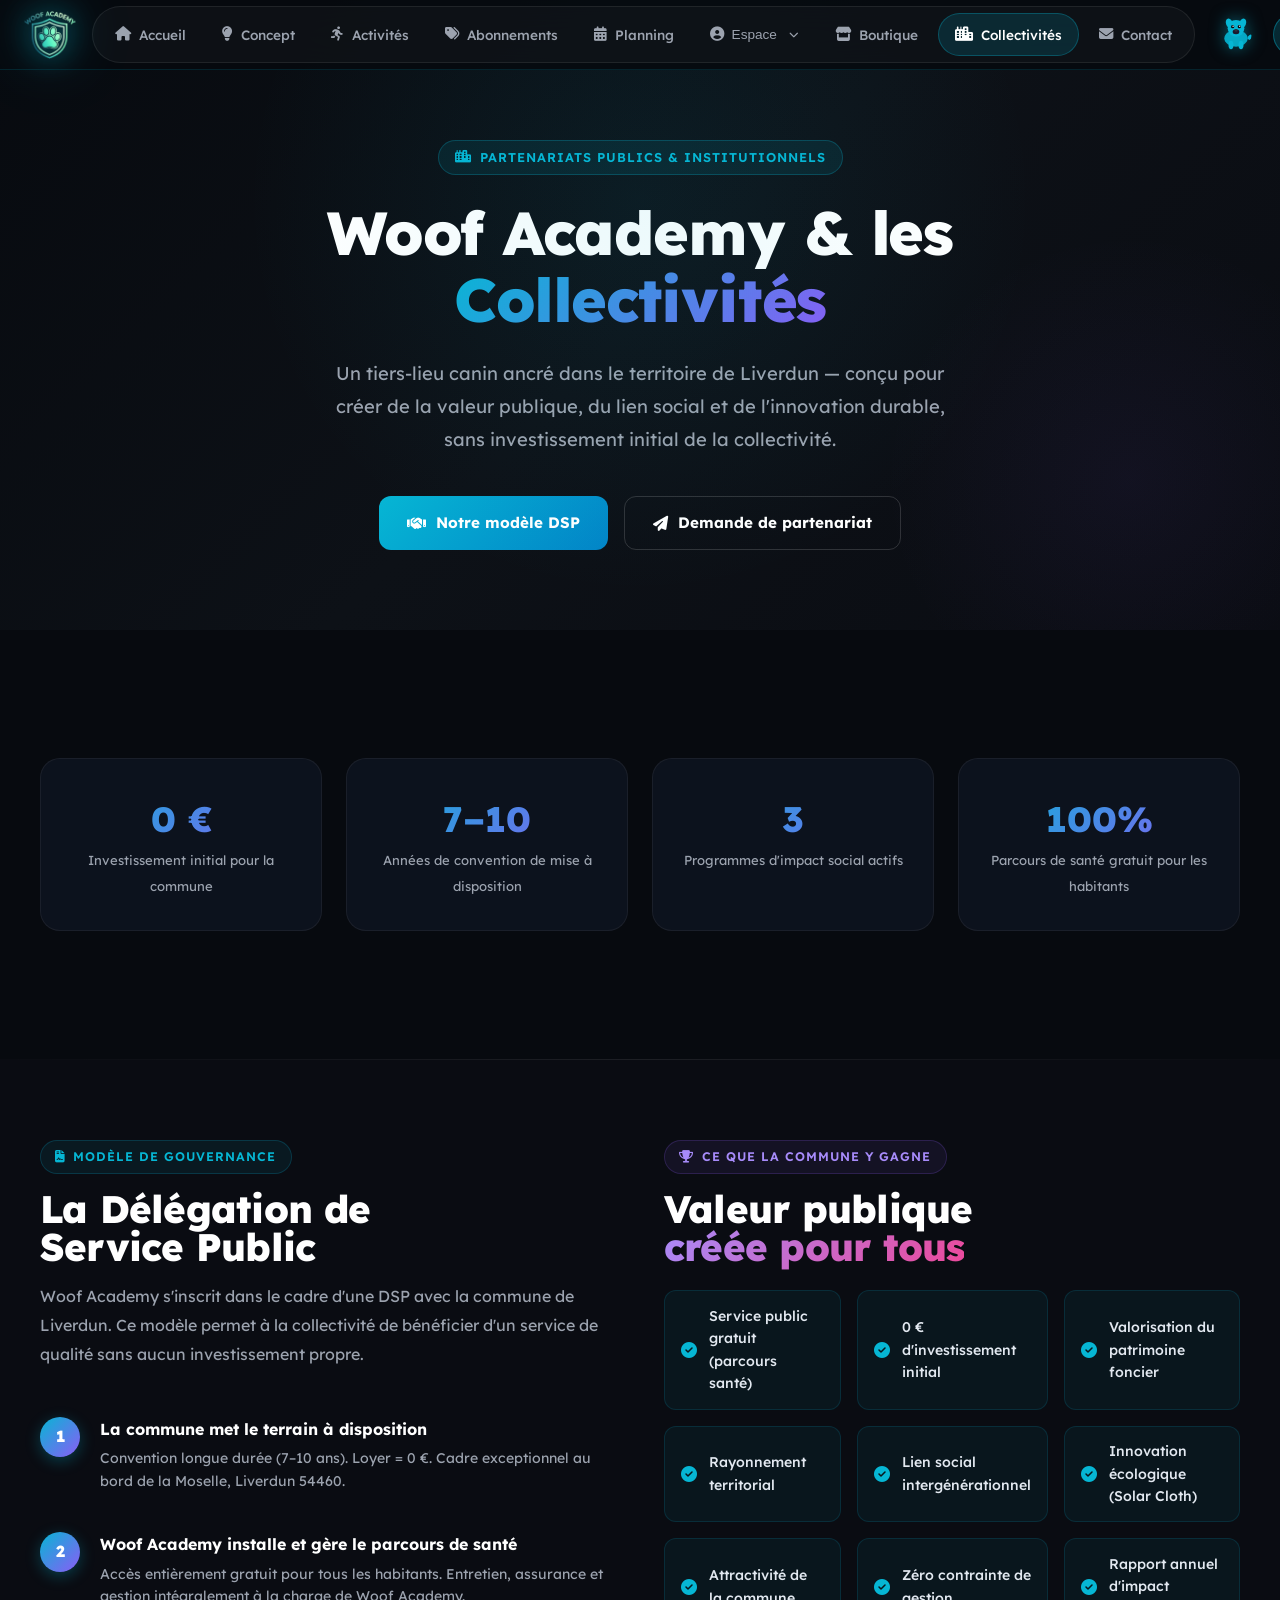
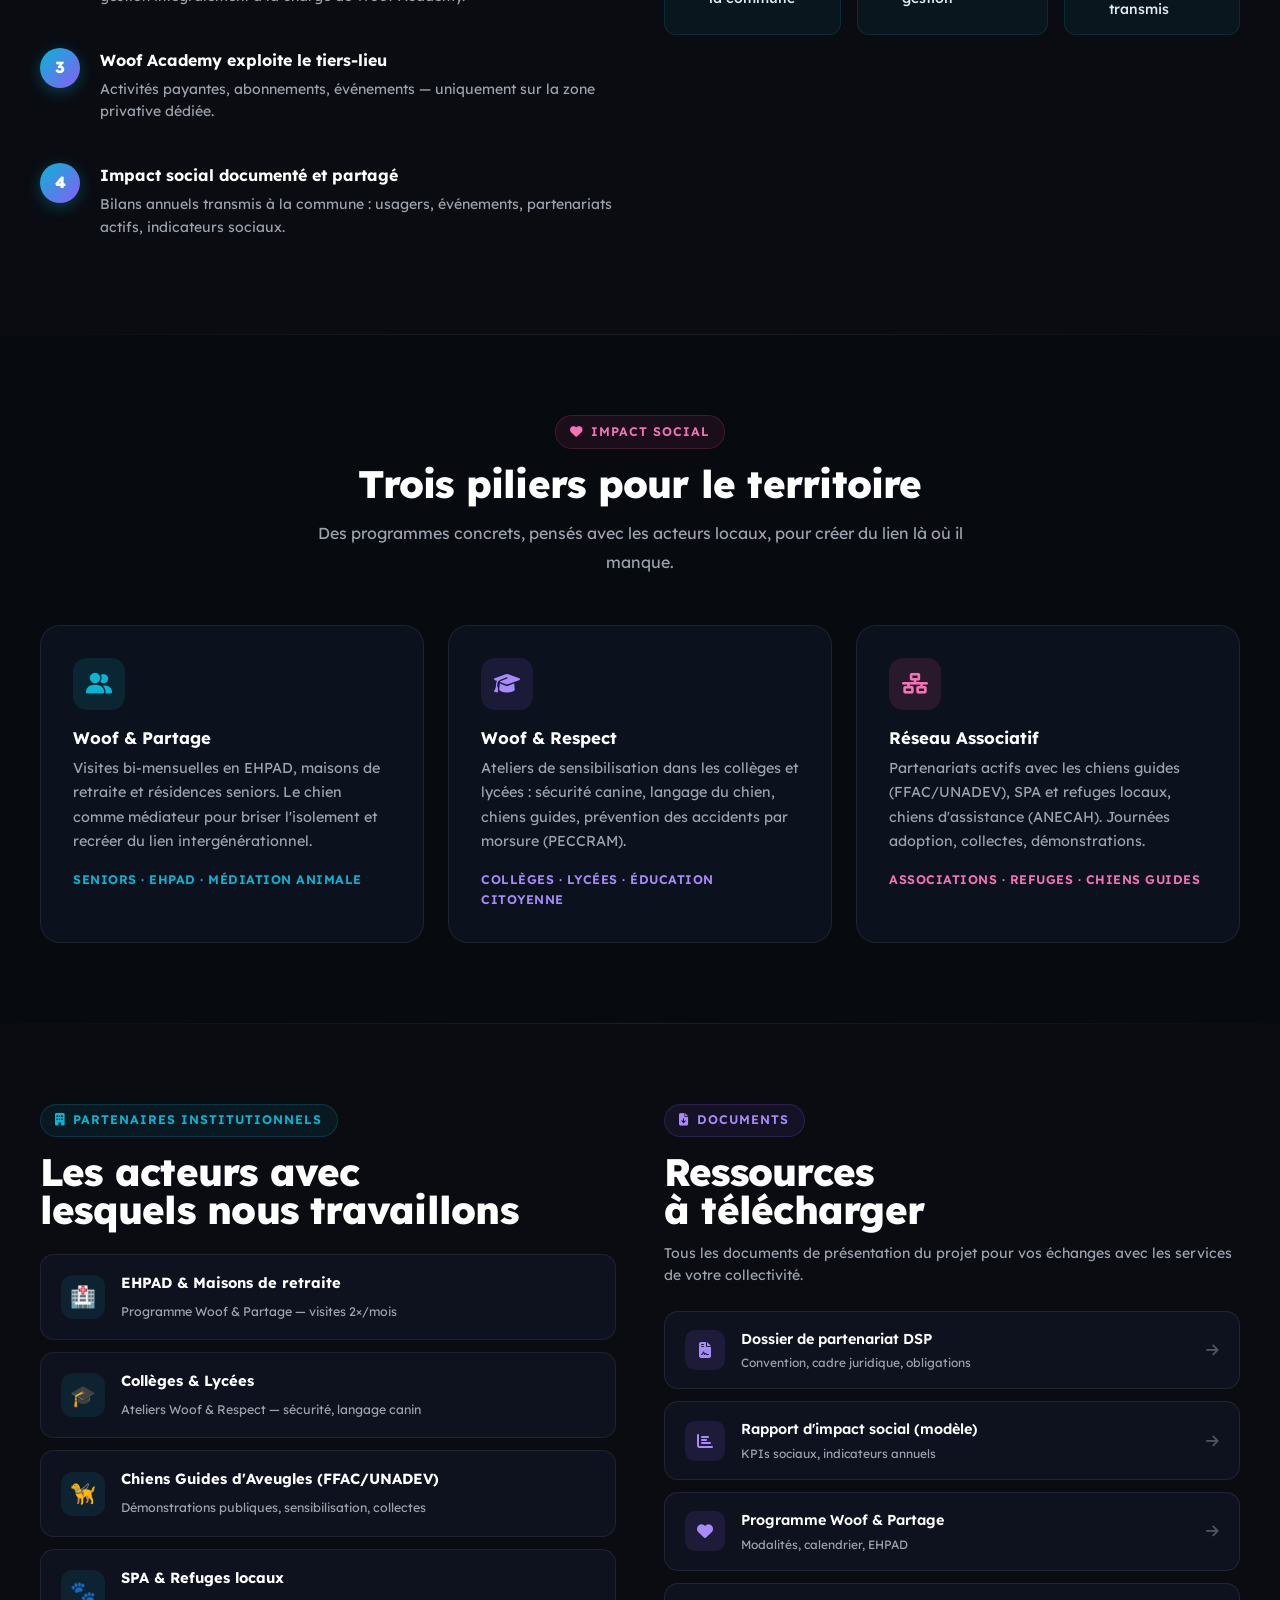
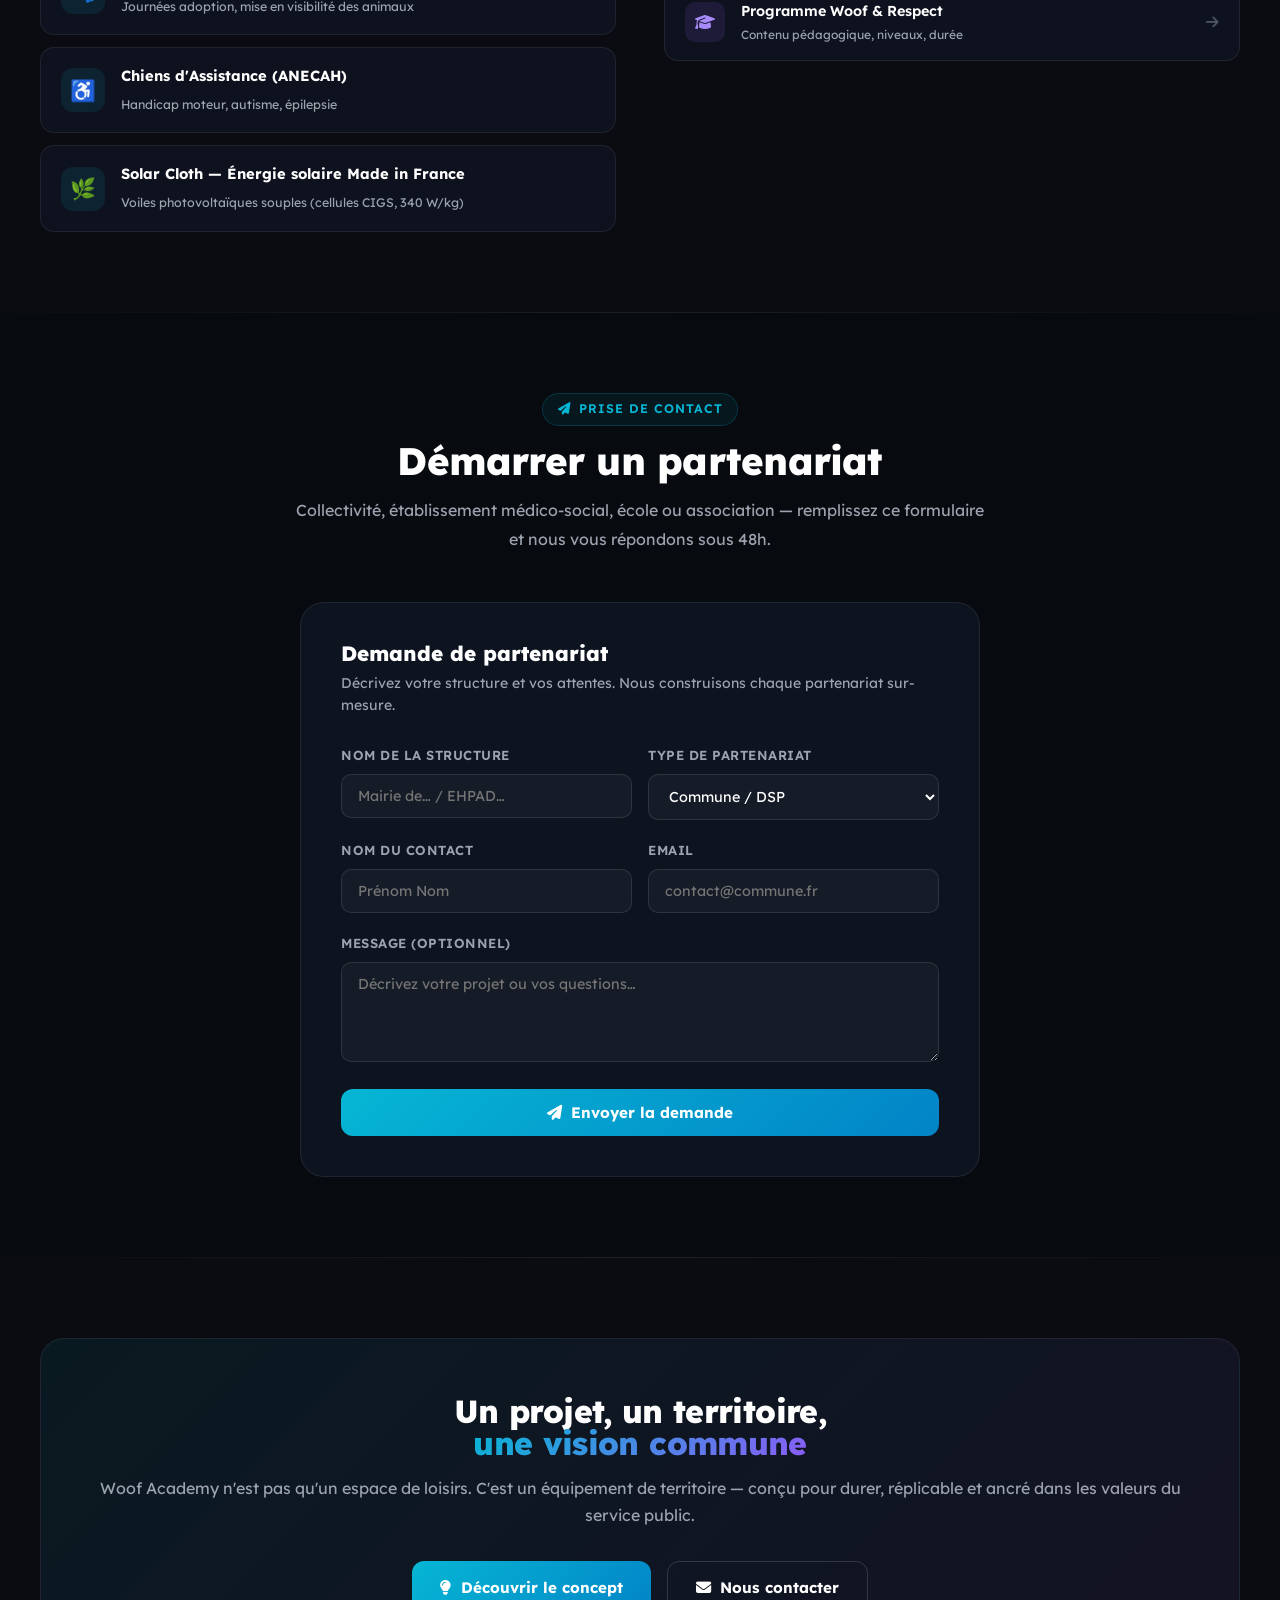
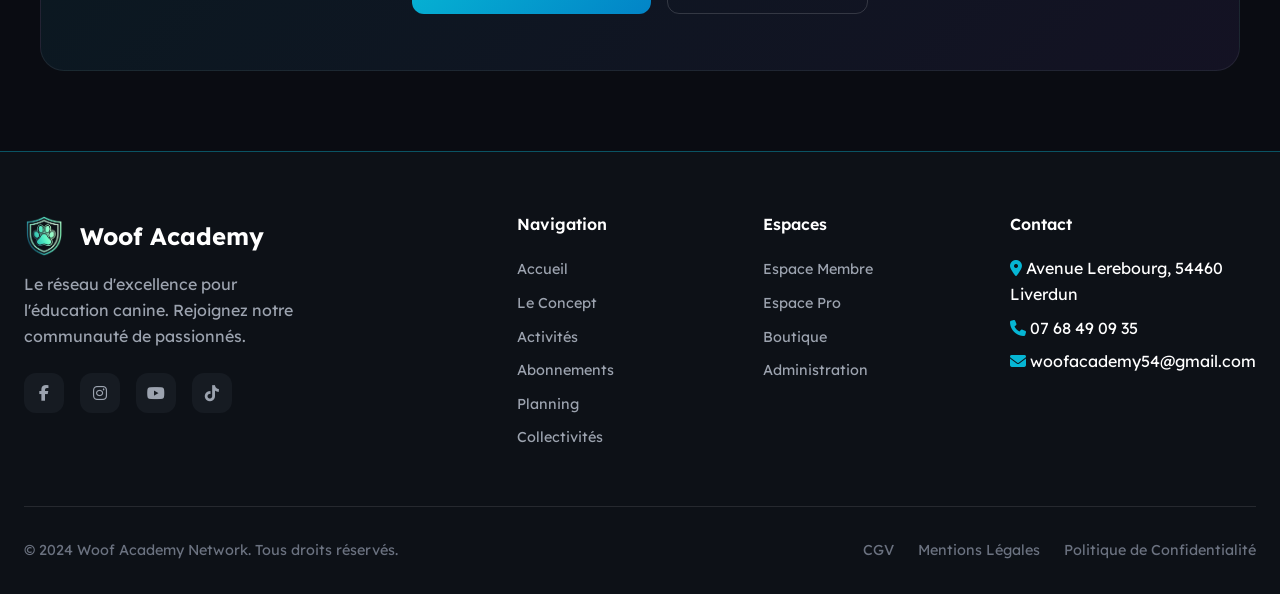
<file: collectivites.html>
<!DOCTYPE html>
<html lang="fr">
<head>
    <meta charset="UTF-8">
    <meta name="viewport" content="width=device-width, initial-scale=1.0">
    <title>Collectivités & Partenariats — Woof Academy</title>
    <meta name="description" content="Woof Academy et les collectivités : DSP, impact social, programmes Woof & Partage, Woof & Respect. Un projet ancré dans le territoire de Liverdun.">
    <link rel="stylesheet" href="style.css">
    <link rel="stylesheet" href="css/woof-header.css">
    <link href="https://fonts.googleapis.com/css2?family=Play:wght@400;700&family=Rajdhani:wght@700&family=Lexend:wght@300;400;700&display=swap" rel="stylesheet">
    <link rel="stylesheet" href="https://cdn.jsdelivr.net/npm/@fortawesome/fontawesome-free@6.4.0/css/all.min.css">
    <style>
        :root {
            --bg-dark: #0a0c12;
            --bg-darker: #070a0f;
            --bg-card: rgba(17, 24, 39, 0.6);
            --accent-purple: #8b5cf6;
            --accent-cyan: #06b6d4;
            --accent-pink: #ec4899;
            --text-primary: #ffffff;
            --text-secondary: #9ca3af;
            --border-subtle: rgba(255, 255, 255, 0.06);
        }

        * { margin: 0; padding: 0; box-sizing: border-box; }

        body {
            background: var(--bg-dark);
            color: var(--text-primary);
            font-family: 'Lexend', 'Inter', -apple-system, BlinkMacSystemFont, 'Segoe UI', sans-serif;
            overflow-x: hidden;
        }

        /* ===== HERO ===== */
        .hero-coll {
            padding: 140px 2rem 80px;
            background: linear-gradient(135deg, var(--bg-darker) 0%, #0d1117 50%, #0a0c12 100%);
            position: relative;
            overflow: hidden;
            text-align: center;
        }

        .hero-coll::before {
            content: '';
            position: absolute;
            top: -200px; left: 50%;
            transform: translateX(-50%);
            width: 800px; height: 800px;
            background: radial-gradient(circle, rgba(6,182,212,0.08) 0%, transparent 70%);
            pointer-events: none;
        }

        .hero-coll::after {
            content: '';
            position: absolute;
            bottom: -100px; right: -100px;
            width: 500px; height: 500px;
            background: radial-gradient(circle, rgba(139,92,246,0.06) 0%, transparent 70%);
            pointer-events: none;
        }

        .hero-badge {
            display: inline-flex;
            align-items: center;
            gap: 0.5rem;
            background: rgba(6,182,212,0.1);
            border: 1px solid rgba(6,182,212,0.25);
            border-radius: 999px;
            padding: 0.4rem 1rem;
            font-size: 0.8rem;
            color: #06b6d4;
            letter-spacing: 1px;
            text-transform: uppercase;
            font-weight: 600;
            margin-bottom: 1.5rem;
        }

        .hero-coll h1 {
            font-size: clamp(2.2rem, 5vw, 3.8rem);
            font-weight: 800;
            letter-spacing: -0.02em;
            line-height: 1.1;
            margin-bottom: 1.5rem;
        }

        .hero-coll h1 .gradient-text {
            background: linear-gradient(135deg, #06b6d4 0%, #8b5cf6 100%);
            -webkit-background-clip: text;
            -webkit-text-fill-color: transparent;
            background-clip: text;
        }

        .hero-coll p.subtitle {
            font-size: 1.15rem;
            color: #9ca3af;
            max-width: 640px;
            margin: 0 auto 2.5rem;
            line-height: 1.8;
        }

        .hero-coll .hero-btns {
            display: flex;
            gap: 1rem;
            justify-content: center;
            flex-wrap: wrap;
        }

        /* ===== SECTIONS ===== */
        .section-coll {
            padding: 5rem 2rem;
        }

        .section-coll.dark {
            background: var(--bg-darker);
        }

        .container-coll {
            max-width: 1200px;
            margin: 0 auto;
        }

        .section-label {
            display: inline-flex;
            align-items: center;
            gap: 0.5rem;
            background: rgba(6,182,212,0.08);
            border: 1px solid rgba(6,182,212,0.2);
            border-radius: 999px;
            padding: 0.35rem 0.9rem;
            font-size: 0.78rem;
            color: #06b6d4;
            text-transform: uppercase;
            letter-spacing: 1px;
            font-weight: 600;
            margin-bottom: 1rem;
        }

        .section-label.purple {
            background: rgba(139,92,246,0.08);
            border-color: rgba(139,92,246,0.2);
            color: #a78bfa;
        }

        .section-label.pink {
            background: rgba(236,72,153,0.08);
            border-color: rgba(236,72,153,0.2);
            color: #f472b6;
        }

        .section-title-coll {
            font-size: clamp(1.8rem, 3vw, 2.5rem);
            font-weight: 800;
            letter-spacing: -0.02em;
            margin-bottom: 1rem;
        }

        .section-sub {
            color: #9ca3af;
            font-size: 1rem;
            line-height: 1.8;
            max-width: 700px;
            margin-bottom: 3rem;
        }

        /* ===== CARDS ===== */
        .cards-grid {
            display: grid;
            grid-template-columns: repeat(3, 1fr);
            gap: 1.5rem;
        }

        .cards-grid.cols2 {
            grid-template-columns: repeat(2, 1fr);
        }

        .cards-grid.cols4 {
            grid-template-columns: repeat(4, 1fr);
        }

        @media (max-width: 900px) {
            .cards-grid, .cards-grid.cols4 { grid-template-columns: repeat(2, 1fr); }
        }

        @media (max-width: 600px) {
            .cards-grid, .cards-grid.cols2, .cards-grid.cols4 { grid-template-columns: 1fr; }
        }

        .card-coll {
            background: rgba(17, 24, 39, 0.6);
            border: 1px solid rgba(255,255,255,0.07);
            border-radius: 20px;
            padding: 2rem;
            transition: all 0.35s cubic-bezier(0.4,0,0.2,1);
            position: relative;
            overflow: hidden;
        }

        .card-coll::before {
            content: '';
            position: absolute;
            top: 0; left: 0; right: 0;
            height: 2px;
            background: linear-gradient(90deg, #06b6d4, #8b5cf6);
            opacity: 0;
            transition: opacity 0.35s;
        }

        .card-coll:hover {
            transform: translateY(-6px);
            border-color: rgba(6,182,212,0.25);
            box-shadow: 0 20px 40px rgba(0,0,0,0.4), 0 0 40px rgba(6,182,212,0.08);
        }

        .card-coll:hover::before { opacity: 1; }

        .card-coll.purple:hover {
            border-color: rgba(139,92,246,0.3);
            box-shadow: 0 20px 40px rgba(0,0,0,0.4), 0 0 40px rgba(139,92,246,0.1);
        }

        .card-coll.purple::before {
            background: linear-gradient(90deg, #8b5cf6, #ec4899);
        }

        .card-coll.pink:hover {
            border-color: rgba(236,72,153,0.3);
            box-shadow: 0 20px 40px rgba(0,0,0,0.4), 0 0 40px rgba(236,72,153,0.1);
        }

        .card-coll.pink::before {
            background: linear-gradient(90deg, #ec4899, #f59e0b);
        }

        .card-icon-wrap {
            width: 52px; height: 52px;
            border-radius: 14px;
            display: flex; align-items: center; justify-content: center;
            font-size: 1.3rem;
            margin-bottom: 1.25rem;
        }

        .card-icon-wrap.cyan { background: rgba(6,182,212,0.12); color: #06b6d4; }
        .card-icon-wrap.purple { background: rgba(139,92,246,0.12); color: #a78bfa; }
        .card-icon-wrap.pink { background: rgba(236,72,153,0.12); color: #f472b6; }
        .card-icon-wrap.green { background: rgba(16,185,129,0.12); color: #34d399; }

        .card-coll h4 {
            font-size: 1.05rem;
            font-weight: 700;
            margin-bottom: 0.6rem;
            color: #fff;
        }

        .card-coll p {
            font-size: 0.9rem;
            color: #9ca3af;
            line-height: 1.7;
        }

        /* ===== DSP STEPS ===== */
        .dsp-steps {
            display: flex;
            flex-direction: column;
            gap: 1.5rem;
        }

        .dsp-step {
            display: flex;
            gap: 1.25rem;
            align-items: flex-start;
        }

        .dsp-num {
            width: 40px; height: 40px;
            border-radius: 50%;
            background: linear-gradient(135deg, #06b6d4, #8b5cf6);
            color: #fff;
            font-weight: 800;
            font-size: 1rem;
            display: flex; align-items: center; justify-content: center;
            flex-shrink: 0;
            box-shadow: 0 4px 15px rgba(6,182,212,0.3);
        }

        .dsp-step-body strong {
            display: block;
            font-size: 1rem;
            font-weight: 700;
            margin-bottom: 0.3rem;
            color: #fff;
        }

        .dsp-step-body p {
            font-size: 0.88rem;
            color: #9ca3af;
            line-height: 1.6;
        }

        /* ===== AVANTAGES GRID ===== */
        .avantages-grid {
            display: grid;
            grid-template-columns: repeat(3, 1fr);
            gap: 1rem;
        }

        @media (max-width: 700px) { .avantages-grid { grid-template-columns: repeat(2, 1fr); } }

        .avantage-item {
            display: flex;
            align-items: center;
            gap: 0.75rem;
            background: rgba(6,182,212,0.06);
            border: 1px solid rgba(6,182,212,0.15);
            border-radius: 12px;
            padding: 0.85rem 1rem;
            font-size: 0.88rem;
            color: #e2e8f0;
            font-weight: 500;
            transition: all 0.25s;
        }

        .avantage-item:hover {
            background: rgba(6,182,212,0.12);
            border-color: rgba(6,182,212,0.3);
        }

        .avantage-item i { color: #06b6d4; font-size: 1rem; flex-shrink: 0; }

        /* ===== PARTENAIRES ASSO ===== */
        .asso-list {
            display: flex;
            flex-direction: column;
            gap: 0.75rem;
        }

        .asso-card {
            display: flex;
            align-items: center;
            gap: 1rem;
            background: rgba(17,24,39,0.6);
            border: 1px solid rgba(255,255,255,0.07);
            border-radius: 14px;
            padding: 1rem 1.25rem;
            transition: all 0.3s;
        }

        .asso-card:hover {
            border-color: rgba(6,182,212,0.3);
            background: rgba(6,182,212,0.05);
        }

        .asso-icon {
            width: 44px; height: 44px;
            border-radius: 12px;
            background: rgba(6,182,212,0.1);
            display: flex; align-items: center; justify-content: center;
            font-size: 1.3rem;
            flex-shrink: 0;
        }

        .asso-info strong {
            display: block;
            font-size: 0.92rem;
            font-weight: 700;
            color: #fff;
            margin-bottom: 0.2rem;
        }

        .asso-info span {
            font-size: 0.78rem;
            color: #9ca3af;
        }

        /* ===== TWO COL LAYOUT ===== */
        .two-col {
            display: grid;
            grid-template-columns: 1fr 1fr;
            gap: 3rem;
            align-items: start;
        }

        @media (max-width: 800px) { .two-col { grid-template-columns: 1fr; } }

        /* ===== FORM ===== */
        .form-coll {
            background: rgba(17,24,39,0.7);
            border: 1px solid rgba(255,255,255,0.08);
            border-radius: 24px;
            padding: 2.5rem;
        }

        .form-coll h3 {
            font-size: 1.3rem;
            font-weight: 800;
            margin-bottom: 0.5rem;
        }

        .form-coll p.form-sub {
            font-size: 0.88rem;
            color: #9ca3af;
            margin-bottom: 1.75rem;
            line-height: 1.6;
        }

        .form-group {
            margin-bottom: 1.25rem;
        }

        .form-group label {
            display: block;
            font-size: 0.82rem;
            font-weight: 600;
            color: #9ca3af;
            text-transform: uppercase;
            letter-spacing: 0.5px;
            margin-bottom: 0.5rem;
        }

        .form-group input,
        .form-group select,
        .form-group textarea {
            width: 100%;
            background: rgba(255,255,255,0.04);
            border: 1px solid rgba(255,255,255,0.1);
            border-radius: 10px;
            padding: 0.75rem 1rem;
            color: #fff;
            font-size: 0.9rem;
            font-family: inherit;
            transition: all 0.25s;
            outline: none;
        }

        .form-group input:focus,
        .form-group select:focus,
        .form-group textarea:focus {
            border-color: rgba(6,182,212,0.5);
            background: rgba(6,182,212,0.05);
            box-shadow: 0 0 0 3px rgba(6,182,212,0.1);
        }

        .form-group select option { background: #111827; }
        .form-group textarea { resize: vertical; min-height: 100px; }

        /* ===== DOCS ===== */
        .docs-list {
            display: flex;
            flex-direction: column;
            gap: 0.75rem;
        }

        .doc-btn {
            display: flex;
            align-items: center;
            gap: 1rem;
            background: rgba(17,24,39,0.6);
            border: 1px solid rgba(255,255,255,0.08);
            border-radius: 14px;
            padding: 1rem 1.25rem;
            text-decoration: none;
            color: #fff;
            font-size: 0.9rem;
            font-weight: 600;
            transition: all 0.3s;
            cursor: pointer;
        }

        .doc-btn:hover {
            border-color: rgba(139,92,246,0.35);
            background: rgba(139,92,246,0.07);
            transform: translateX(4px);
        }

        .doc-btn-icon {
            width: 40px; height: 40px;
            border-radius: 10px;
            background: rgba(139,92,246,0.12);
            color: #a78bfa;
            display: flex; align-items: center; justify-content: center;
            font-size: 1rem;
            flex-shrink: 0;
        }

        .doc-btn-arrow {
            margin-left: auto;
            color: #4b5563;
            transition: color 0.25s;
        }

        .doc-btn:hover .doc-btn-arrow { color: #a78bfa; }

        /* ===== STAT BANNER ===== */
        .stat-banner {
            display: grid;
            grid-template-columns: repeat(4, 1fr);
            gap: 1.5rem;
            margin: 3rem 0;
        }

        @media (max-width: 800px) { .stat-banner { grid-template-columns: repeat(2, 1fr); } }

        .stat-item {
            text-align: center;
            padding: 2rem 1rem;
            background: rgba(17,24,39,0.6);
            border: 1px solid rgba(255,255,255,0.06);
            border-radius: 20px;
        }

        .stat-item .num {
            font-size: 2.2rem;
            font-weight: 800;
            background: linear-gradient(135deg, #06b6d4, #8b5cf6);
            -webkit-background-clip: text;
            -webkit-text-fill-color: transparent;
            background-clip: text;
            display: block;
        }

        .stat-item .lbl {
            font-size: 0.82rem;
            color: #9ca3af;
            margin-top: 0.4rem;
            line-height: 1.4;
        }

        /* ===== CTA BAND ===== */
        .cta-band {
            background: linear-gradient(135deg, rgba(6,182,212,0.08) 0%, rgba(139,92,246,0.08) 100%);
            border: 1px solid rgba(255,255,255,0.07);
            border-radius: 24px;
            padding: 3.5rem;
            text-align: center;
        }

        .cta-band h2 {
            font-size: 2rem;
            font-weight: 800;
            margin-bottom: 1rem;
            letter-spacing: -0.02em;
        }

        .cta-band p {
            color: #9ca3af;
            margin-bottom: 2rem;
            font-size: 1rem;
            line-height: 1.7;
        }

        .cta-band .btns {
            display: flex;
            justify-content: center;
            gap: 1rem;
            flex-wrap: wrap;
        }

        /* ===== BUTTONS ===== */
        .btn-coll-primary {
            display: inline-flex;
            align-items: center;
            gap: 0.6rem;
            padding: 0.85rem 1.75rem;
            background: linear-gradient(135deg, #06b6d4, #0284c7);
            color: #fff;
            border: none;
            border-radius: 12px;
            font-size: 0.95rem;
            font-weight: 700;
            text-decoration: none;
            cursor: pointer;
            transition: all 0.3s;
            font-family: inherit;
        }

        .btn-coll-primary:hover {
            transform: translateY(-2px);
            box-shadow: 0 8px 25px rgba(6,182,212,0.4);
        }

        .btn-coll-secondary {
            display: inline-flex;
            align-items: center;
            gap: 0.6rem;
            padding: 0.85rem 1.75rem;
            background: transparent;
            color: #fff;
            border: 1px solid rgba(255,255,255,0.15);
            border-radius: 12px;
            font-size: 0.95rem;
            font-weight: 700;
            text-decoration: none;
            cursor: pointer;
            transition: all 0.3s;
            font-family: inherit;
        }

        .btn-coll-secondary:hover {
            border-color: rgba(139,92,246,0.5);
            background: rgba(139,92,246,0.08);
            transform: translateY(-2px);
        }

        /* ===== DIVIDER ===== */
        .divider-line {
            height: 1px;
            background: linear-gradient(90deg, transparent, rgba(255,255,255,0.08), transparent);
            margin: 0;
        }

        /* ===== MOBILE HERO ===== */
        @media (max-width: 768px) {
            .hero-coll { padding: 120px 1.5rem 60px; }
            .section-coll { padding: 3.5rem 1.5rem; }
            .cta-band { padding: 2rem; }
            .form-coll { padding: 1.75rem; }
        }

        /* ===== NOTIFICATION ===== */
        .notif {
            position: fixed;
            bottom: 2rem;
            right: 2rem;
            background: rgba(6,182,212,0.15);
            border: 1px solid rgba(6,182,212,0.35);
            border-radius: 14px;
            padding: 1rem 1.5rem;
            color: #fff;
            font-size: 0.9rem;
            font-weight: 600;
            display: flex;
            align-items: center;
            gap: 0.75rem;
            z-index: 999;
            transform: translateY(100px);
            opacity: 0;
            transition: all 0.4s cubic-bezier(0.4,0,0.2,1);
        }

        .notif.show {
            transform: translateY(0);
            opacity: 1;
        }
    </style>
</head>
<body>

    <!-- HEADER UNIFIÉ -->
    <header class="woof-header">
        <div class="woof-header__content">
            <a href="index.html" class="woof-logo">
                <img src="galerie/logohq.png" alt="Woof Academy" class="woof-logo__img">
            </a>
            <nav class="woof-nav" id="woofNav">
                <a href="index.html" class="woof-nav__item">
                    <i class="fas fa-home"></i>
                    <span class="nav-text">Accueil</span>
                </a>
                <a href="concept.html" class="woof-nav__item">
                    <i class="fas fa-lightbulb"></i>
                    <span class="nav-text">Concept</span>
                </a>
                <a href="activites.html" class="woof-nav__item">
                    <i class="fas fa-running"></i>
                    <span class="nav-text">Activités</span>
                </a>
                <a href="abonnements.html" class="woof-nav__item">
                    <i class="fas fa-tags"></i>
                    <span class="nav-text">Abonnements</span>
                </a>
                <a href="planning-reservation.html" class="woof-nav__item">
                    <i class="fas fa-calendar-alt"></i>
                    <span class="nav-text">Planning</span>
                </a>
                <div class="woof-nav__dropdown">
                    <button class="woof-nav__item">
                        <i class="fas fa-user-circle"></i>
                        <span class="nav-text">Espace</span>
                        <i class="fas fa-chevron-down" style="font-size: 0.6rem; margin-left: 4px;"></i>
                    </button>
                    <div class="woof-nav__dropdown-menu">
                        <a href="espace-membre.html" class="woof-nav__dropdown-item">
                            <i class="fas fa-user"></i> Mon Espace
                        </a>
                        <a href="espace-pro.html" class="woof-nav__dropdown-item">
                            <i class="fas fa-briefcase"></i> Espace Pro
                        </a>
                    </div>
                </div>
                <a href="shop.html" class="woof-nav__item">
                    <i class="fas fa-store"></i>
                    <span class="nav-text">Boutique</span>
                </a>
                <a href="collectivites.html" class="woof-nav__item active">
                    <i class="fas fa-city"></i>
                    <span class="nav-text">Collectivités</span>
                </a>
                <a href="nous-contacter.html" class="woof-nav__item">
                    <i class="fas fa-envelope"></i>
                    <span class="nav-text">Contact</span>
                </a>
            </nav>
            <div class="woof-actions">
                <div class="woof-cart-dog" id="woofCartDog">
                    <a href="panier.html" class="woof-cart-dog__link" title="Mon Panier">
                        <svg class="woof-dog" viewBox="0 0 48 48" fill="none">
                            <ellipse cx="24" cy="28" rx="14" ry="10" fill="currentColor" opacity="0.9"/>
                            <circle cx="24" cy="16" r="10" fill="currentColor"/>
                            <ellipse cx="16" cy="10" rx="4" ry="6" fill="currentColor" transform="rotate(-20 16 10)"/>
                            <ellipse cx="32" cy="10" rx="4" ry="6" fill="currentColor" transform="rotate(20 32 10)"/>
                            <circle cx="20" cy="14" r="2" fill="#070a0f"/>
                            <circle cx="28" cy="14" r="2" fill="#070a0f"/>
                            <circle cx="20.5" cy="13.5" r="0.8" fill="#fff"/>
                            <circle cx="28.5" cy="13.5" r="0.8" fill="#fff"/>
                            <ellipse cx="24" cy="20" rx="4" ry="3" fill="#1a1a2e"/>
                            <ellipse cx="24" cy="19" rx="2" ry="1.2" fill="#2d2d44"/>
                            <ellipse cx="24" cy="18" rx="1.5" ry="1" fill="#333"/>
                            <ellipse cx="18" cy="36" rx="3" ry="5" fill="currentColor"/>
                            <ellipse cx="30" cy="36" rx="3" ry="5" fill="currentColor"/>
                            <path d="M38 26 Q44 20 42 28 Q40 32 38 28" fill="currentColor"/>
                        </svg>
                        <svg class="woof-bone" viewBox="0 0 24 12" fill="currentColor">
                            <path d="M4 6c-1.5 0-2.5-1-2.5-2.5S2.5 1 4 1s2.5 1 2.5 2.5c0 .5-.1 1-.3 1.3h11.6c-.2-.3-.3-.8-.3-1.3C17.5 2 18.5 1 20 1s2.5 1 2.5 2.5S21.5 6 20 6s-2.5 1-2.5 2.5S18.5 11 20 11s2.5-1 2.5-2.5c0-.5-.1-1-.3-1.3H10.6c.2.3.3.8.3 1.3C10.5 10 9.5 11 8 11s-2.5-1-2.5-2.5S6.5 6 8 6c.5 0 1 .1 1.3.3V5.7C9 5.9 8.5 6 8 6H4z"/>
                        </svg>
                        <span class="woof-cart-count" id="woofCartCount">0</span>
                    </a>
                </div>
                <div class="woof-ball" id="woofBall"></div>
                <a href="login.html" class="woof-btn-login">
                    <i class="fas fa-user"></i>
                    <span>Connexion</span>
                </a>
            </div>
        </div>
    </header>

    <!-- HERO -->
    <section class="hero-coll">
        <div class="container-coll">
            <div class="hero-badge"><i class="fas fa-city"></i> Partenariats Publics & Institutionnels</div>
            <h1>Woof Academy &amp; les<br><span class="gradient-text">Collectivités</span></h1>
            <p class="subtitle">Un tiers-lieu canin ancré dans le territoire de Liverdun — conçu pour créer de la valeur publique, du lien social et de l'innovation durable, sans investissement initial de la collectivité.</p>
            <div class="hero-btns">
                <a href="#dsp" class="btn-coll-primary"><i class="fas fa-handshake"></i> Notre modèle DSP</a>
                <a href="#contact-coll" class="btn-coll-secondary"><i class="fas fa-paper-plane"></i> Demande de partenariat</a>
            </div>
        </div>
    </section>

    <!-- STATS BAND -->
    <section class="section-coll dark">
        <div class="container-coll">
            <div class="stat-banner">
                <div class="stat-item">
                    <span class="num">0 €</span>
                    <span class="lbl">Investissement initial pour la commune</span>
                </div>
                <div class="stat-item">
                    <span class="num">7–10</span>
                    <span class="lbl">Années de convention de mise à disposition</span>
                </div>
                <div class="stat-item">
                    <span class="num">3</span>
                    <span class="lbl">Programmes d'impact social actifs</span>
                </div>
                <div class="stat-item">
                    <span class="num">100%</span>
                    <span class="lbl">Parcours de santé gratuit pour les habitants</span>
                </div>
            </div>
        </div>
    </section>

    <div class="divider-line"></div>

    <!-- DSP MODEL -->
    <section class="section-coll" id="dsp">
        <div class="container-coll">
            <div class="two-col">
                <div>
                    <span class="section-label"><i class="fas fa-file-contract"></i> Modèle de gouvernance</span>
                    <h2 class="section-title-coll">La Délégation de<br>Service Public</h2>
                    <p class="section-sub">Woof Academy s'inscrit dans le cadre d'une DSP avec la commune de Liverdun. Ce modèle permet à la collectivité de bénéficier d'un service de qualité sans aucun investissement propre.</p>

                    <div class="dsp-steps">
                        <div class="dsp-step">
                            <div class="dsp-num">1</div>
                            <div class="dsp-step-body">
                                <strong>La commune met le terrain à disposition</strong>
                                <p>Convention longue durée (7–10 ans). Loyer = 0 €. Cadre exceptionnel au bord de la Moselle, Liverdun 54460.</p>
                            </div>
                        </div>
                        <div class="dsp-step">
                            <div class="dsp-num">2</div>
                            <div class="dsp-step-body">
                                <strong>Woof Academy installe et gère le parcours de santé</strong>
                                <p>Accès entièrement gratuit pour tous les habitants. Entretien, assurance et gestion intégralement à la charge de Woof Academy.</p>
                            </div>
                        </div>
                        <div class="dsp-step">
                            <div class="dsp-num">3</div>
                            <div class="dsp-step-body">
                                <strong>Woof Academy exploite le tiers-lieu</strong>
                                <p>Activités payantes, abonnements, événements — uniquement sur la zone privative dédiée.</p>
                            </div>
                        </div>
                        <div class="dsp-step">
                            <div class="dsp-num">4</div>
                            <div class="dsp-step-body">
                                <strong>Impact social documenté et partagé</strong>
                                <p>Bilans annuels transmis à la commune : usagers, événements, partenariats actifs, indicateurs sociaux.</p>
                            </div>
                        </div>
                    </div>
                </div>

                <div>
                    <span class="section-label purple"><i class="fas fa-trophy"></i> Ce que la commune y gagne</span>
                    <h2 class="section-title-coll" style="margin-bottom:1.5rem;">Valeur publique<br><span style="background:linear-gradient(135deg,#a78bfa,#ec4899);-webkit-background-clip:text;-webkit-text-fill-color:transparent;background-clip:text;">créée pour tous</span></h2>

                    <div class="avantages-grid">
                        <div class="avantage-item"><i class="fas fa-check-circle"></i> Service public gratuit (parcours santé)</div>
                        <div class="avantage-item"><i class="fas fa-check-circle"></i> 0 € d'investissement initial</div>
                        <div class="avantage-item"><i class="fas fa-check-circle"></i> Valorisation du patrimoine foncier</div>
                        <div class="avantage-item"><i class="fas fa-check-circle"></i> Rayonnement territorial</div>
                        <div class="avantage-item"><i class="fas fa-check-circle"></i> Lien social intergénérationnel</div>
                        <div class="avantage-item"><i class="fas fa-check-circle"></i> Innovation écologique (Solar Cloth)</div>
                        <div class="avantage-item"><i class="fas fa-check-circle"></i> Attractivité de la commune</div>
                        <div class="avantage-item"><i class="fas fa-check-circle"></i> Zéro contrainte de gestion</div>
                        <div class="avantage-item"><i class="fas fa-check-circle"></i> Rapport annuel d'impact transmis</div>
                    </div>
                </div>
            </div>
        </div>
    </section>

    <div class="divider-line"></div>

    <!-- IMPACT SOCIAL -->
    <section class="section-coll dark">
        <div class="container-coll">
            <div style="text-align:center; margin-bottom:3rem;">
                <span class="section-label pink"><i class="fas fa-heart"></i> Impact social</span>
                <h2 class="section-title-coll">Trois piliers pour le territoire</h2>
                <p class="section-sub" style="margin:0 auto;">Des programmes concrets, pensés avec les acteurs locaux, pour créer du lien là où il manque.</p>
            </div>
            <div class="cards-grid">
                <div class="card-coll">
                    <div class="card-icon-wrap cyan"><i class="fas fa-user-friends"></i></div>
                    <h4>Woof &amp; Partage</h4>
                    <p>Visites bi-mensuelles en EHPAD, maisons de retraite et résidences seniors. Le chien comme médiateur pour briser l'isolement et recréer du lien intergénérationnel.</p>
                    <div style="margin-top:1rem; font-size:0.78rem; color:#06b6d4; font-weight:600; text-transform:uppercase; letter-spacing:0.5px;">Seniors · EHPAD · Médiation animale</div>
                </div>
                <div class="card-coll purple">
                    <div class="card-icon-wrap purple"><i class="fas fa-graduation-cap"></i></div>
                    <h4>Woof &amp; Respect</h4>
                    <p>Ateliers de sensibilisation dans les collèges et lycées : sécurité canine, langage du chien, chiens guides, prévention des accidents par morsure (PECCRAM).</p>
                    <div style="margin-top:1rem; font-size:0.78rem; color:#a78bfa; font-weight:600; text-transform:uppercase; letter-spacing:0.5px;">Collèges · Lycées · Éducation citoyenne</div>
                </div>
                <div class="card-coll pink">
                    <div class="card-icon-wrap pink"><i class="fas fa-network-wired"></i></div>
                    <h4>Réseau Associatif</h4>
                    <p>Partenariats actifs avec les chiens guides (FFAC/UNADEV), SPA et refuges locaux, chiens d'assistance (ANECAH). Journées adoption, collectes, démonstrations.</p>
                    <div style="margin-top:1rem; font-size:0.78rem; color:#f472b6; font-weight:600; text-transform:uppercase; letter-spacing:0.5px;">Associations · Refuges · Chiens guides</div>
                </div>
            </div>
        </div>
    </section>

    <div class="divider-line"></div>

    <!-- PARTENAIRES INSTITUTIONNELS -->
    <section class="section-coll">
        <div class="container-coll">
            <div class="two-col">
                <div>
                    <span class="section-label"><i class="fas fa-building"></i> Partenaires institutionnels</span>
                    <h2 class="section-title-coll" style="margin-bottom:1.5rem;">Les acteurs avec<br>lesquels nous travaillons</h2>
                    <div class="asso-list">
                        <div class="asso-card">
                            <div class="asso-icon">🏥</div>
                            <div class="asso-info">
                                <strong>EHPAD &amp; Maisons de retraite</strong>
                                <span>Programme Woof &amp; Partage — visites 2×/mois</span>
                            </div>
                        </div>
                        <div class="asso-card">
                            <div class="asso-icon">🎓</div>
                            <div class="asso-info">
                                <strong>Collèges &amp; Lycées</strong>
                                <span>Ateliers Woof &amp; Respect — sécurité, langage canin</span>
                            </div>
                        </div>
                        <div class="asso-card">
                            <div class="asso-icon">🦮</div>
                            <div class="asso-info">
                                <strong>Chiens Guides d'Aveugles (FFAC/UNADEV)</strong>
                                <span>Démonstrations publiques, sensibilisation, collectes</span>
                            </div>
                        </div>
                        <div class="asso-card">
                            <div class="asso-icon">🐾</div>
                            <div class="asso-info">
                                <strong>SPA &amp; Refuges locaux</strong>
                                <span>Journées adoption, mise en visibilité des animaux</span>
                            </div>
                        </div>
                        <div class="asso-card">
                            <div class="asso-icon">♿</div>
                            <div class="asso-info">
                                <strong>Chiens d'Assistance (ANECAH)</strong>
                                <span>Handicap moteur, autisme, épilepsie</span>
                            </div>
                        </div>
                        <div class="asso-card">
                            <div class="asso-icon">🌿</div>
                            <div class="asso-info">
                                <strong>Solar Cloth — Énergie solaire Made in France</strong>
                                <span>Voiles photovoltaïques souples (cellules CIGS, 340 W/kg)</span>
                            </div>
                        </div>
                    </div>
                </div>

                <div>
                    <span class="section-label purple"><i class="fas fa-file-download"></i> Documents</span>
                    <h2 class="section-title-coll" style="margin-bottom:0.75rem;">Ressources<br>à télécharger</h2>
                    <p style="color:#9ca3af; font-size:0.88rem; line-height:1.6; margin-bottom:1.5rem;">Tous les documents de présentation du projet pour vos échanges avec les services de votre collectivité.</p>
                    <div class="docs-list">
                        <a href="#" class="doc-btn" onclick="showDoc('dsp'); return false;">
                            <div class="doc-btn-icon"><i class="fas fa-file-contract"></i></div>
                            <div>
                                <div>Dossier de partenariat DSP</div>
                                <div style="font-size:0.75rem;color:#9ca3af;font-weight:400;margin-top:0.15rem;">Convention, cadre juridique, obligations</div>
                            </div>
                            <i class="fas fa-arrow-right doc-btn-arrow"></i>
                        </a>
                        <a href="#" class="doc-btn" onclick="showDoc('impact'); return false;">
                            <div class="doc-btn-icon"><i class="fas fa-chart-bar"></i></div>
                            <div>
                                <div>Rapport d'impact social (modèle)</div>
                                <div style="font-size:0.75rem;color:#9ca3af;font-weight:400;margin-top:0.15rem;">KPIs sociaux, indicateurs annuels</div>
                            </div>
                            <i class="fas fa-arrow-right doc-btn-arrow"></i>
                        </a>
                        <a href="#" class="doc-btn" onclick="showDoc('partage'); return false;">
                            <div class="doc-btn-icon"><i class="fas fa-heart"></i></div>
                            <div>
                                <div>Programme Woof &amp; Partage</div>
                                <div style="font-size:0.75rem;color:#9ca3af;font-weight:400;margin-top:0.15rem;">Modalités, calendrier, EHPAD</div>
                            </div>
                            <i class="fas fa-arrow-right doc-btn-arrow"></i>
                        </a>
                        <a href="#" class="doc-btn" onclick="showDoc('respect'); return false;">
                            <div class="doc-btn-icon"><i class="fas fa-graduation-cap"></i></div>
                            <div>
                                <div>Programme Woof &amp; Respect</div>
                                <div style="font-size:0.75rem;color:#9ca3af;font-weight:400;margin-top:0.15rem;">Contenu pédagogique, niveaux, durée</div>
                            </div>
                            <i class="fas fa-arrow-right doc-btn-arrow"></i>
                        </a>
                    </div>
                </div>
            </div>
        </div>
    </section>

    <div class="divider-line"></div>

    <!-- FORMULAIRE CONTACT -->
    <section class="section-coll dark" id="contact-coll">
        <div class="container-coll">
            <div style="text-align:center; margin-bottom:3rem;">
                <span class="section-label"><i class="fas fa-paper-plane"></i> Prise de contact</span>
                <h2 class="section-title-coll">Démarrer un partenariat</h2>
                <p class="section-sub" style="margin:0 auto;">Collectivité, établissement médico-social, école ou association — remplissez ce formulaire et nous vous répondons sous 48h.</p>
            </div>
            <div style="max-width:680px; margin:0 auto;">
                <div class="form-coll">
                    <h3>Demande de partenariat</h3>
                    <p class="form-sub">Décrivez votre structure et vos attentes. Nous construisons chaque partenariat sur-mesure.</p>
                    <div style="display:grid; grid-template-columns:1fr 1fr; gap:1rem;">
                        <div class="form-group">
                            <label>Nom de la structure</label>
                            <input type="text" placeholder="Mairie de… / EHPAD…" id="f-structure">
                        </div>
                        <div class="form-group">
                            <label>Type de partenariat</label>
                            <select id="f-type">
                                <option>Commune / DSP</option>
                                <option>EHPAD / Maison de retraite</option>
                                <option>Établissement scolaire</option>
                                <option>Association</option>
                                <option>Autre</option>
                            </select>
                        </div>
                    </div>
                    <div style="display:grid; grid-template-columns:1fr 1fr; gap:1rem;">
                        <div class="form-group">
                            <label>Nom du contact</label>
                            <input type="text" placeholder="Prénom Nom" id="f-nom">
                        </div>
                        <div class="form-group">
                            <label>Email</label>
                            <input type="email" placeholder="contact@commune.fr" id="f-email">
                        </div>
                    </div>
                    <div class="form-group">
                        <label>Message (optionnel)</label>
                        <textarea placeholder="Décrivez votre projet ou vos questions…" id="f-message"></textarea>
                    </div>
                    <button class="btn-coll-primary" style="width:100%; justify-content:center;" onclick="sendForm()">
                        <i class="fas fa-paper-plane"></i> Envoyer la demande
                    </button>
                </div>
            </div>
        </div>
    </section>

    <div class="divider-line"></div>

    <!-- CTA FINAL -->
    <section class="section-coll">
        <div class="container-coll">
            <div class="cta-band">
                <h2>Un projet, un territoire,<br><span style="background:linear-gradient(135deg,#06b6d4,#8b5cf6);-webkit-background-clip:text;-webkit-text-fill-color:transparent;background-clip:text;">une vision commune</span></h2>
                <p>Woof Academy n'est pas qu'un espace de loisirs. C'est un équipement de territoire — conçu pour durer, réplicable et ancré dans les valeurs du service public.</p>
                <div class="btns">
                    <a href="concept.html" class="btn-coll-primary"><i class="fas fa-lightbulb"></i> Découvrir le concept</a>
                    <a href="nous-contacter.html" class="btn-coll-secondary"><i class="fas fa-envelope"></i> Nous contacter</a>
                </div>
            </div>
        </div>
    </section>

    <!-- FOOTER -->
    <footer class="footer">
        <div class="container">
            <div class="footer-grid">
                <div class="footer-brand">
                    <a href="index.html" class="logo">
                        <img src="galerie/logohq_1.png" alt="Woof Academy" style="width:40px;height:40px;object-fit:contain;vertical-align:middle;margin-right:8px;"><span>Woof Academy</span>
                    </a>
                    <p>Le réseau d'excellence pour l'éducation canine. Rejoignez notre communauté de passionnés.</p>
                    <div class="footer-social">
                        <a href="#"><i class="fab fa-facebook-f"></i></a>
                        <a href="#"><i class="fab fa-instagram"></i></a>
                        <a href="#"><i class="fab fa-youtube"></i></a>
                        <a href="#"><i class="fab fa-tiktok"></i></a>
                    </div>
                </div>
                <div>
                    <h4 class="footer-title">Navigation</h4>
                    <ul class="footer-links">
                        <li><a href="index.html">Accueil</a></li>
                        <li><a href="concept.html">Le Concept</a></li>
                        <li><a href="activites.html">Activités</a></li>
                        <li><a href="abonnements.html">Abonnements</a></li>
                        <li><a href="planning-reservation.html">Planning</a></li>
                        <li><a href="collectivites.html">Collectivités</a></li>
                    </ul>
                </div>
                <div>
                    <h4 class="footer-title">Espaces</h4>
                    <ul class="footer-links">
                        <li><a href="espace-membre.html">Espace Membre</a></li>
                        <li><a href="espace-pro.html">Espace Pro</a></li>
                        <li><a href="shop.html">Boutique</a></li>
                        <li><a href="admin-config.html">Administration</a></li>
                    </ul>
                </div>
                <div>
                    <h4 class="footer-title">Contact</h4>
                    <ul class="footer-links">
                        <li><i class="fas fa-map-marker-alt text-cyan"></i> Avenue Lerebourg, 54460 Liverdun</li>
                        <li><i class="fas fa-phone text-cyan"></i> 07 68 49 09 35</li>
                        <li><i class="fas fa-envelope text-cyan"></i> woofacademy54@gmail.com</li>
                    </ul>
                </div>
            </div>
            <div class="footer-bottom">
                <p>&copy; 2024 Woof Academy Network. Tous droits réservés.</p>
                <div class="footer-legal">
                    <a href="cgvWoof.html">CGV</a>
                    <a href="#">Mentions Légales</a>
                    <a href="#">Politique de Confidentialité</a>
                </div>
            </div>
        </div>
    </footer>

    <!-- NOTIFICATION -->
    <div class="notif" id="notif"><i class="fas fa-check-circle" style="color:#06b6d4"></i> <span id="notif-text"></span></div>

    <!-- JS -->
    <script src="js/woof-header.js"></script>
    <script>
        // Scroll header effect
        window.addEventListener('scroll', () => {
            const header = document.querySelector('.woof-header');
            if (!header) return;
            if (window.pageYOffset > 100) {
                header.classList.add('scrolled');
                header.style.background = 'rgba(7,10,15,0.98)';
                header.style.boxShadow = '0 8px 32px rgba(0,0,0,0.4)';
            } else {
                header.classList.remove('scrolled');
                header.style.background = 'rgba(7,10,15,0.85)';
                header.style.boxShadow = 'none';
            }
        });

        // Smooth scroll
        document.querySelectorAll('a[href^="#"]').forEach(a => {
            a.addEventListener('click', e => {
                const target = document.querySelector(a.getAttribute('href'));
                if (target) { e.preventDefault(); target.scrollIntoView({ behavior: 'smooth', block: 'start' }); }
            });
        });

        // Notification helper
        function showNotif(msg) {
            const n = document.getElementById('notif');
            document.getElementById('notif-text').textContent = msg;
            n.classList.add('show');
            setTimeout(() => n.classList.remove('show'), 3500);
        }

        // Formulaire
        function sendForm() {
            const structure = document.getElementById('f-structure').value.trim();
            const email = document.getElementById('f-email').value.trim();
            if (!structure || !email) {
                showNotif('Merci de renseigner au moins la structure et l\'email.');
                return;
            }
            showNotif('✓ Demande envoyée ! Nous vous répondons sous 48h.');
            document.getElementById('f-structure').value = '';
            document.getElementById('f-nom').value = '';
            document.getElementById('f-email').value = '';
            document.getElementById('f-message').value = '';
        }

        // Docs
        function showDoc(type) {
            const titles = {
                'dsp': 'Dossier de Partenariat DSP',
                'impact': 'Rapport d\'Impact Social',
                'partage': 'Programme Woof & Partage',
                'respect': 'Programme Woof & Respect'
            };
            const w = window.open('', '_blank');
            w.document.write(`<!DOCTYPE html><html lang="fr"><head><meta charset="UTF-8"><title>${titles[type]} — Woof Academy</title>
            <style>
                body{font-family:'Segoe UI',sans-serif;background:#0a0c12;color:#f0f0f0;padding:3rem;max-width:800px;margin:0 auto;}
                h1{background:linear-gradient(135deg,#06b6d4,#8b5cf6);-webkit-background-clip:text;-webkit-text-fill-color:transparent;background-clip:text;font-size:2rem;margin-bottom:0.5rem;}
                h2{color:#fff;font-size:1.2rem;margin-bottom:1rem;}
                p{color:#9ca3af;line-height:1.8;margin-bottom:1rem;}
                .tag{display:inline-block;background:rgba(6,182,212,0.12);border:1px solid rgba(6,182,212,0.25);border-radius:999px;padding:0.25rem 0.75rem;font-size:0.78rem;color:#06b6d4;margin-bottom:1.5rem;}
                strong{color:#e2e8f0;}
                footer{margin-top:3rem;padding-top:1rem;border-top:1px solid rgba(255,255,255,0.08);color:#4b5563;font-size:0.8rem;}
            </style></head>
            <body>
                <div class="tag">🐾 Woof Academy — Document Officiel</div>
                <h1>${titles[type]}</h1>
                <h2>Woof Academy — Tiers-lieu canin à vocation sociale · Liverdun (54460)</h2>
                <p>Ce document présente le cadre de partenariat Woof Academy pour les collectivités, établissements médico-sociaux et scolaires de Meurthe-et-Moselle.</p>
                <p>Pour toute information complémentaire : <strong>woofacademy54@gmail.com</strong></p>
                <p>Site web : <strong>https://woofacademy54.github.io</strong></p>
                <footer>© 2026 Woof Academy · Document de présentation · Confidentiel</footer>
            </body></html>`);
        }

        // Animation entrée sections
        const obs = new IntersectionObserver((entries) => {
            entries.forEach(e => {
                if (e.isIntersecting) {
                    e.target.style.opacity = '1';
                    e.target.style.transform = 'translateY(0)';
                }
            });
        }, { threshold: 0.08, rootMargin: '0px 0px -60px 0px' });

        document.querySelectorAll('.card-coll, .dsp-step, .asso-card, .stat-item, .avantage-item').forEach(el => {
            el.style.opacity = '0';
            el.style.transform = 'translateY(20px)';
            el.style.transition = 'opacity 0.5s ease, transform 0.5s ease';
            obs.observe(el);
        });
    </script>
</body>
</html>
</file>
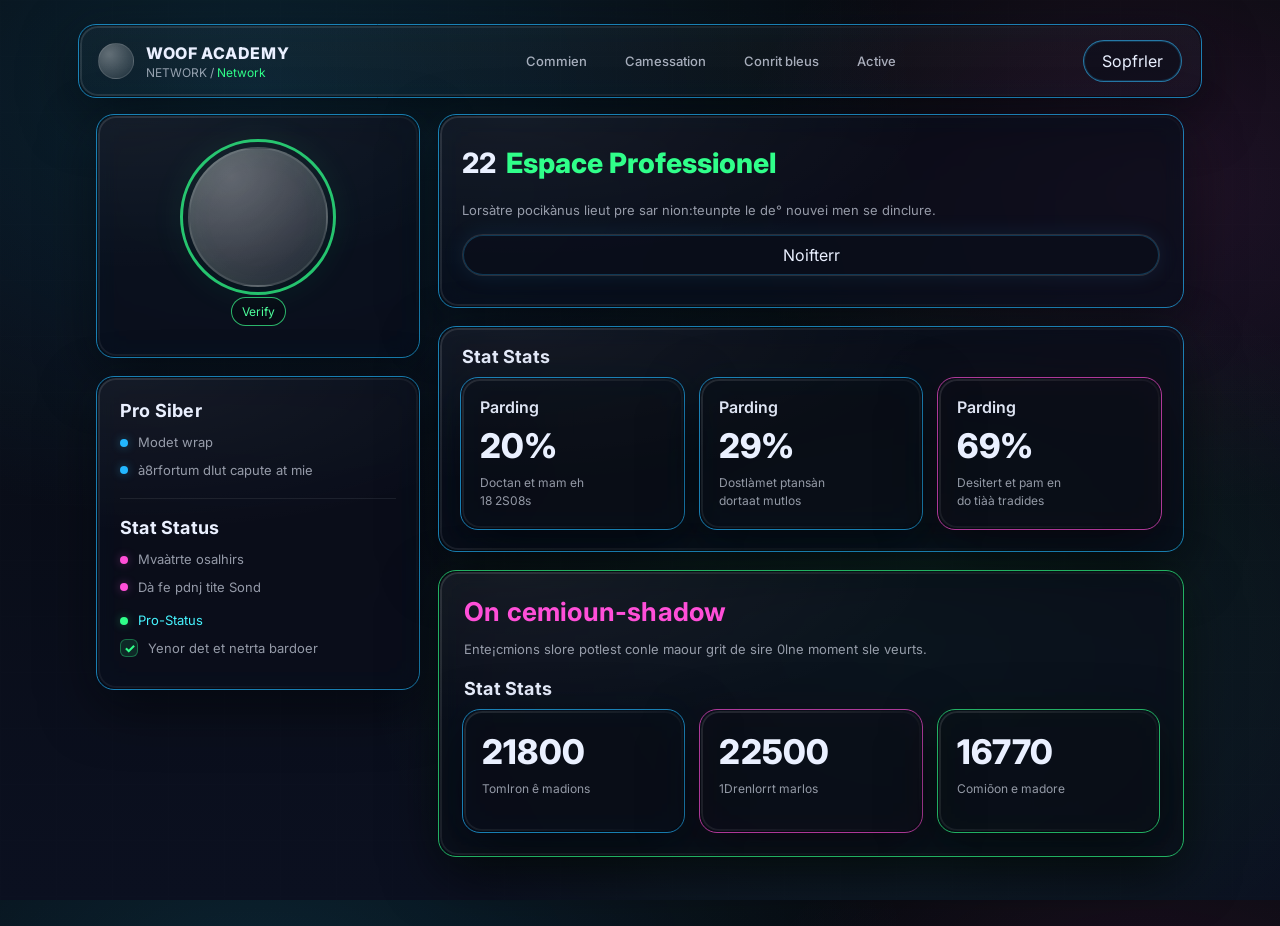
<file: perso.html>
<!doctype html>
<html lang="fr">
<head>
  <meta charset="utf-8" />
  <meta name="viewport" content="width=device-width, initial-scale=1" />
  <title>Neon Dashboard - Test</title>

  <link rel="preconnect" href="https://fonts.googleapis.com">
  <link rel="preconnect" href="https://fonts.gstatic.com" crossorigin>
  <link href="https://fonts.googleapis.com/css2?family=Inter:wght@400;500;600;700;800&display=swap" rel="stylesheet">

  <style>
    :root{
      --bg0:#070a0f;
      --bg1:#0b1020;
      --text:#eaf0ff;
      --muted:rgba(234,240,255,.62);

      --blue:#23b7ff;
      --green:#30ff8a;
      --pink:#ff4fd8;
      --cyan:#47f4ff;

      --r:18px;
      --pad:22px;
      --stroke:2px;

      --shadow: 0 18px 55px rgba(0,0,0,.55);
    }

    *{box-sizing:border-box}
    html,body{height:100%}
    body{
      margin:0;
      font-family:Inter,system-ui,-apple-system,Segoe UI,Roboto,Arial,sans-serif;
      color:var(--text);
      background:
        radial-gradient(1200px 800px at 20% 10%, rgba(35,183,255,.14), transparent 55%),
        radial-gradient(900px 700px at 70% 70%, rgba(48,255,138,.10), transparent 60%),
        radial-gradient(700px 550px at 90% 20%, rgba(255,79,216,.10), transparent 60%),
        linear-gradient(180deg, var(--bg0), var(--bg1));
      overflow-x:hidden;
    }

    .bg-grid{
      position:fixed; inset:0;
      background-image:
        linear-gradient(rgba(255,255,255,.05) 1px, transparent 1px),
        linear-gradient(90deg, rgba(255,255,255,.05) 1px, transparent 1px);
      background-size: 56px 56px;
      opacity:.20;
      pointer-events:none;
      mix-blend-mode:overlay;
    }

    /* neon frames */
    .neon-frame{
      border-radius:var(--r);
      background: linear-gradient(180deg, rgba(255,255,255,.03), rgba(255,255,255,.015));
      box-shadow: var(--shadow);
      position:relative;
    }
    .neon-frame::before{
      content:"";
      position:absolute; inset:0;
      border-radius:inherit;
      padding:var(--stroke);
      background: linear-gradient(135deg, rgba(255,255,255,.14), rgba(255,255,255,0));
      -webkit-mask:
        linear-gradient(#000 0 0) content-box,
        linear-gradient(#000 0 0);
      -webkit-mask-composite:xor;
      mask-composite:exclude;
      pointer-events:none;
      opacity:.8;
    }
    .neon-blue{ --neon: var(--blue); }
    .neon-green{ --neon: var(--green); }
    .neon-pink{ --neon: var(--pink); }

    .neon-frame::after{
      content:"";
      position:absolute; inset:-2px;
      border-radius:inherit;
      border: 1px solid color-mix(in srgb, var(--neon) 75%, transparent);
      filter: drop-shadow(0 0 14px color-mix(in srgb, var(--neon) 55%, transparent))
              drop-shadow(0 0 34px color-mix(in srgb, var(--neon) 25%, transparent));
      pointer-events:none;
      opacity:.9;
    }

    .card{
      padding:var(--pad);
      background: radial-gradient(700px 260px at 10% 0%, rgba(255,255,255,.05), transparent 60%),
                rgba(10,14,26,.70);
      backdrop-filter: blur(10px);
    }

    /* topbar */
    .topbar{
      margin:26px auto 20px;
      max-width:1120px;
      padding:14px 18px;
      display:flex;
      align-items:center;
      gap:18px;
    }
    .brand{display:flex; align-items:center; gap:12px; min-width:240px;}
    .brand__avatar{
      width:36px; height:36px; border-radius:50%;
      background: radial-gradient(circle at 30% 30%, rgba(255,255,255,.35), rgba(255,255,255,.06));
      border:1px solid rgba(255,255,255,.12);
    }
    .brand__title{font-weight:800; letter-spacing:.6px}
    .brand__sub{font-size:12px; color:var(--muted); margin-top:2px}
    .accent-green{color:var(--green)}
    .accent-pink{color:var(--pink)}
    .accent-cyan{color:var(--cyan)}

    .nav{display:flex; gap:18px; flex:1; justify-content:center; flex-wrap:wrap;}
    .nav__item{
      color:rgba(234,240,255,.7);
      text-decoration:none;
      font-weight:500;
      font-size:13px;
      padding:8px 10px;
      border-radius:12px;
    }
    .nav__item:hover{
      color:var(--text);
      background:rgba(255,255,255,.04);
    }

    /* buttons */
    .btn{
      font:inherit;
      color:var(--text);
      cursor:pointer;
      border:1px solid rgba(255,255,255,.14);
      background: rgba(10,14,26,.55);
      border-radius:999px;
      padding:10px 14px;
    }
    .btn--ghost{
      padding:10px 18px;
      border-color: color-mix(in srgb, var(--blue) 55%, rgba(255,255,255,.12));
      box-shadow: 0 0 0 1px rgba(35,183,255,.18) inset;
    }
    .btn--chip{
      padding:10px 16px;
      border-color: rgba(255,255,255,.14);
      box-shadow:
        0 0 0 1px rgba(35,183,255,.25) inset,
        0 0 22px rgba(35,183,255,.10);
    }

    /* layout */
    .layout{
      max-width:1120px;
      margin:0 auto 34px;
      display:grid;
      grid-template-columns: 320px 1fr;
      gap:22px;
      padding:0 18px;
    }
    .leftcol{display:flex; flex-direction:column; gap:22px;}
    .rightcol{display:flex; flex-direction:column; gap:22px;}

    /* profile card */
    .card--profile{padding:30px 22px; min-height:240px; display:flex; align-items:center; justify-content:center;}
    .profile{display:flex; flex-direction:column; align-items:center; gap:10px;}
    .profile__pic-wrap{position:relative; width:140px; height:140px;}
    .profile__pic{
      width:140px; height:140px; border-radius:50%;
      background:
        radial-gradient(circle at 30% 20%, rgba(255,255,255,.30), rgba(255,255,255,.06)),
        linear-gradient(135deg, rgba(255,255,255,.08), rgba(255,255,255,.02));
      border: 2px solid rgba(255,255,255,.10);
    }
    .ring{
      position:absolute; inset:-8px;
      border-radius:50%;
      border:3px solid color-mix(in srgb, var(--green) 75%, transparent);
      filter: drop-shadow(0 0 12px rgba(48,255,138,.35));
    }
    .pill{
      font-size:12px;
      padding:6px 10px;
      border-radius:999px;
      border:1px solid rgba(255,255,255,.14);
      background: rgba(0,0,0,.25);
    }
    .pill--verify{
      border-color: color-mix(in srgb, var(--green) 65%, rgba(255,255,255,.12));
      color: color-mix(in srgb, var(--green) 85%, white);
    }

    /* info card */
    .h3{margin:0 0 12px; font-size:18px; letter-spacing:.2px}
    .h2{margin:0 0 10px; font-size:26px; letter-spacing:.2px}
    .muted{color:var(--muted); font-size:13px; line-height:1.5}
    .row{display:flex; align-items:center; gap:10px; margin:8px 0}
    .sep{border:0; height:1px; background:rgba(255,255,255,.08); margin:18px 0}

    .dot{width:8px; height:8px; border-radius:50%}
    .dot--blue{background:var(--blue); box-shadow:0 0 10px rgba(35,183,255,.4)}
    .dot--pink{background:var(--pink); box-shadow:0 0 10px rgba(255,79,216,.35)}
    .dot--green{background:var(--green); box-shadow:0 0 10px rgba(48,255,138,.35)}
    .tick{
      display:inline-flex;
      width:18px; height:18px;
      align-items:center; justify-content:center;
      border-radius:6px;
      background: rgba(48,255,138,.12);
      border:1px solid rgba(48,255,138,.32);
      color: var(--green);
      font-weight:800;
    }

    .mt{margin-top:14px}
    .mt2{margin-top:18px}

    /* hero */
    .hero{min-height:190px; display:flex; flex-direction:column; justify-content:center}
    .hero__title{
      display:flex; align-items:baseline; gap:10px;
      margin-bottom:8px;
    }
    .kpi{font-size:28px; font-weight:800; color:var(--text)}

    /* stats blocks */
    .stats-block{padding-top:18px}
    .stats-row{
      display:grid;
      grid-template-columns: repeat(3, minmax(0, 1fr));
      gap:18px;
    }
    .stat{
      padding:18px 18px;
      background: rgba(7,10,15,.35);
      min-height:120px;
    }
    .stat__label{font-weight:600; opacity:.95; margin-bottom:8px}
    .stat__value{font-size:34px; font-weight:800; letter-spacing:.2px; margin:2px 0 8px}
    .stat__sub{font-size:12px}

    /* big bottom card */
    .big{padding:24px}

    /* responsive */
    @media (max-width: 980px){
      .layout{grid-template-columns: 1fr; }
      .nav{justify-content:flex-start}
      .brand{min-width:auto}
    }
    @media (max-width: 720px){
      .stats-row{grid-template-columns:1fr}
      .topbar{flex-direction:column; align-items:stretch}
      .btn--ghost{align-self:flex-end}
    }
  </style>
</head>

<body>
  <div class="bg-grid" aria-hidden="true"></div>

  <header class="topbar neon-frame neon-blue">
    <div class="brand">
      <div class="brand__avatar" aria-hidden="true"></div>
      <div class="brand__txt">
        <div class="brand__title">WOOF ACADEMY</div>
        <div class="brand__sub">NETWORK / <span class="accent-green">Network</span></div>
      </div>
    </div>

    <nav class="nav">
      <a class="nav__item" href="#">Commien</a>
      <a class="nav__item" href="#">Camessation</a>
      <a class="nav__item" href="#">Conrit bleus</a>
      <a class="nav__item" href="#">Active</a>
    </nav>

    <button class="btn btn--ghost">Sopfrler</button>
  </header>

  <main class="layout">
    <aside class="leftcol">
      <section class="card neon-frame neon-blue card--profile">
        <div class="profile">
          <div class="profile__pic-wrap">
            <div class="profile__pic" role="img" aria-label="Photo de profil"></div>
            <span class="ring" aria-hidden="true"></span>
          </div>
          <span class="pill pill--verify">Verify</span>
        </div>
      </section>

      <section class="card neon-frame neon-blue card--info">
        <h3 class="h3">Pro Siber</h3>

        <div class="muted row"><span class="dot dot--blue"></span><span>Modet wrap</span></div>
        <div class="muted row"><span class="dot dot--blue"></span><span>à8rfortum dIut capute at mie</span></div>

        <hr class="sep">

        <h3 class="h3">Stat Status</h3>
        <div class="muted row"><span class="dot dot--pink"></span><span>Mvaàtrte osalhirs</span></div>
        <div class="muted row"><span class="dot dot--pink"></span><span>Dà fe pdnj tite Sond</span></div>

        <div class="muted row mt"><span class="dot dot--green"></span><span class="accent-cyan">Pro-Status</span></div>
        <div class="muted row"><span class="tick">✓</span><span>Yenor det et netrta bardoer</span></div>
      </section>
    </aside>

    <section class="rightcol">
      <section class="card neon-frame neon-blue hero">
        <div class="hero__title">
          <span class="kpi">22</span>
          <span class="accent-green" style="font-size:28px;font-weight:800;">Espace Professionel</span>
        </div>
        <p class="muted">
          Lorsàtre pocikànus lieut pre sar nion:teunpte le de° nouvei men se dinclure.
        </p>
        <button class="btn btn--chip">Noifterr</button>
      </section>

      <section class="card neon-frame neon-blue stats-block">
        <h3 class="h3">Stat Stats</h3>
        <div class="stats-row">
          <article class="stat neon-frame neon-blue">
            <div class="stat__label">Parding</div>
            <div class="stat__value">20%</div>
            <div class="stat__sub muted">Doctan et mam eh<br>18 2S08s</div>
          </article>

          <article class="stat neon-frame neon-blue">
            <div class="stat__label">Parding</div>
            <div class="stat__value">29%</div>
            <div class="stat__sub muted">Dostlàmet ptansàn<br>dortaat mutlos</div>
          </article>

          <article class="stat neon-frame neon-pink">
            <div class="stat__label">Parding</div>
            <div class="stat__value">69%</div>
            <div class="stat__sub muted">Desitert et pam en<br>do tiàà tradides</div>
          </article>
        </div>
      </section>

      <section class="card neon-frame neon-green big">
        <h2 class="h2 accent-pink">On cemioun-shadow</h2>
        <p class="muted">
          Ente¡cmions slore potlest conle maour grit de sire 0lne moment sle veurts.
        </p>

        <h3 class="h3 mt2">Stat Stats</h3>
        <div class="stats-row">
          <article class="stat neon-frame neon-blue">
            <div class="stat__value">21800</div>
            <div class="stat__sub muted">Tomlron ê madions</div>
          </article>

          <article class="stat neon-frame neon-pink">
            <div class="stat__value">22500</div>
            <div class="stat__sub muted">1Drenlorrt marlos</div>
          </article>

          <article class="stat neon-frame neon-green">
            <div class="stat__value">16770</div>
            <div class="stat__sub muted">Comiõon e madore</div>
          </article>
        </div>
      </section>
    </section>
  </main>
</body>
</html>
</file>
<file: style.css>
/* ===================================
   WOOF ACADEMY NETWORK - STYLE.CSS
   Design: Neon Futuriste / Glass Morphism
   Version: 2.0 - HTML5/CSS3 Pure
   =================================== */

/* === RESET & BASE === */
*, *::before, *::after {
    box-sizing: border-box;
    margin: 0;
    padding: 0;
}

:root {
    /* Couleurs principales */
    --bg-primary: #05070a;
    --bg-secondary: #0d1117;
    --bg-tertiary: #161b22;
    --bg-card: rgba(22, 27, 34, 0.8);
    
    /* Couleurs néon */
    --neon-cyan: #06b6d4;
    --neon-cyan-glow: rgba(6, 182, 212, 0.4);
    --neon-cyan-soft: rgba(6, 182, 212, 0.1);
    
    --neon-green: #22c55e;
    --neon-green-glow: rgba(34, 197, 94, 0.4);
    --neon-green-soft: rgba(34, 197, 94, 0.1);
    
    --neon-magenta: #d946ef;
    --neon-magenta-glow: rgba(217, 70, 239, 0.4);
    --neon-magenta-soft: rgba(217, 70, 239, 0.1);
    
    --neon-orange: #f97316;
    --neon-orange-glow: rgba(249, 115, 22, 0.4);
	--neon-orange-soft: rgba(249, 115, 22, 0.4);
    
    --neon-yellow: #eab308;
    --neon-yellow-glow: rgba(234, 179, 8, 0.4);
	--neon-yellow-soft: rgba(234, 179, 8, 0.4);
    
    /* Texte */
    --text-primary: #e5e7eb;
    --text-secondary: #9ca3af;
    --text-muted: #6b7280;
    
    /* Espacements */
    --space-xs: 0.25rem;
    --space-sm: 0.5rem;
    --space-md: 1rem;
    --space-lg: 1.5rem;
    --space-xl: 2rem;
    --space-2xl: 3rem;
    --space-3xl: 4rem;
    
    /* Rayons de bordure */
    --radius-sm: 0.375rem;
    --radius-md: 0.5rem;
    --radius-lg: 0.75rem;
    --radius-xl: 1rem;
    --radius-2xl: 1.5rem;
    --radius-full: 9999px;
    
    /* Transitions */
    --transition-fast: 150ms ease;
    --transition-base: 300ms ease;
    --transition-slow: 500ms ease;
    
    /* Ombres */
    --shadow-sm: 0 1px 2px rgba(0, 0, 0, 0.3);
    --shadow-md: 0 4px 6px rgba(0, 0, 0, 0.4);
    --shadow-lg: 0 10px 15px rgba(0, 0, 0, 0.5);
    --shadow-xl: 0 20px 25px rgba(0, 0, 0, 0.6);
}

html {
    scroll-behavior: smooth;
}

body {
    font-family: 'Inter', -apple-system, BlinkMacSystemFont, 'Segoe UI', sans-serif;
    background-color: var(--bg-primary);
    color: var(--text-primary);
	display: flex;
    flex-direction: column;
    line-height: 1.6;
    min-height: 100vh;
    overflow-x: hidden;
	overflow-y: auto;
}
.hero-section {
	position:fixed;
	top: -130px;
    min-height: 700px; /* Hauteur minimale */
    overflow: hidden; /* Cache les débordements */
}

.hero-bg {
	position:fixed;
	top:75px;
	left:75px;
    width: 0.1%;
    height: 00%;
    z-index: 1;
}

.section-header {
	position:static;
    color: white; /* Texte visible sur fond sombre */
    text-shadow: 1px 1px 3px rgba(0,0,0,0.5); /* Améliore la lisibilité */
}


/* === TYPOGRAPHIE === */
h1, h2, h3, h4, h5, h6 {
    font-weight: 800;
    line-height: 1;
    margin-bottom: var(--space-md);
}

h1 { font-size: 2.5rem; }
h2 { font-size: 2rem; }
h3 { font-size: 1.5rem; }
h4 { font-size: 1.25rem; }
h5 { font-size: 1.125rem; }
h6 { font-size: 1rem; }

p {
    margin-bottom: var(--space-md);
    color: var(--text-secondary);
}

a {
    color: var(--neon-cyan);
    text-decoration: none;
    transition: var(--transition-fast);
}

a:hover {
    color: var(--neon-magenta);
    text-shadow: 0 0 10px var(--neon-cyan-soft);
}

/* === LAYOUT === */
.container {
    width: 100%;
    max-width: 1280px;
    margin: 0 auto;
    padding: 0 var(--space-lg);
}

.container-fluid {
    width: 100%;
    padding: 0 var(--space-lg);
}

/* Grille Flexbox */
.flex { display: flex; }
.flex-col { flex-direction: column; }
.flex-wrap { flex-wrap: wrap; }
.items-center { align-items: center; }
.items-start { align-items: flex-start; }
.items-end { align-items: flex-end; }
.justify-center { justify-content: center; }
.justify-between { justify-content: space-between; }
.justify-around { justify-content: space-around; }
.justify-end { justify-content: flex-end; }
.gap-sm { gap: var 1em); }
.gap-md { gap: var 1em); }
.gap-lg { gap: var 1em); }
.gap-xl { gap: var 1em); }

/* Grille CSS Grid */
.grid {
    display: grid;
    gap: var(--space-lg);
}

.grid-cols-1 { grid-template-columns: repeat(1, 1fr); }
.grid-cols-2 { grid-template-columns: repeat(2, 1fr); }
.grid-cols-3 { grid-template-columns: repeat(3, 1fr); }
.grid-cols-4 { grid-template-columns: repeat(4, 1fr); }

@media (max-width: 1024px) {
    .lg-grid-cols-2 { grid-template-columns: repeat(2, 1fr); }
    .lg-grid-cols-1 { grid-template-columns: repeat(1, 1fr); }
}

@media (max-width: 768px) {
    .md-grid-cols-1 { grid-template-columns: repeat(1, 1fr); }
    .md-grid-cols-2 { grid-template-columns: repeat(2, 1fr); }
}

@media (max-width: 640px) {
    .sm-grid-cols-1 { grid-template-columns: repeat(1, 1fr); }
}

/* === HEADER & NAVIGATION === */
.header {
    position: fixed;
    top: 0;
    left: 0;
    right: 0;
    z-index: 1000;
    background: rgba(5, 7, 10, 0.95);
    backdrop-filter: blur(20px);
    border-bottom: 1px solid var(--neon-cyan-glow);
    transition: var(--transition-base);
}

.header-content {
    display: flex;
    align-items: center;
    justify-content: space-between;
    padding: var(--space-md) var(--space-lg);
    max-width: 1400px;
    margin: 0 auto;
}

.logo {
    display: flex;
    align-items: center;
    gap: var(--space-sm);
    font-size: 1.5rem;
    font-weight: 700;
    color: var(--text-primary);
}

.logo-icon {
    width: 45px;
    height: 45px;
    background: linear-gradient(135deg, var(--neon-cyan), var(--neon-magenta));
    border-radius: var(--radius-lg);
    display: flex;
    align-items: center;
    justify-content: center;
    font-size: 1.5rem;
    box-shadow: 0 0 20px var(--neon-cyan-soft);
}

/* Logo Image - ULTRA VOYANT */
.logo-img {
    width: 72px;
    height: 72px;
    object-fit: contain;
    filter: drop-shadow(0 0 20px rgba(6, 182, 212, 0.8)) 
            drop-shadow(0 0 40px rgba(6, 182, 212, 0.5)) 
            drop-shadow(0 0 60px rgba(6, 182, 212, 0.3));
    transition: var(--transition-base);
    animation: logoGlow 3s ease-in-out infinite alternate;
}

@keyframes logoGlow {
    0% {
        filter: drop-shadow(0 0 20px rgba(6, 182, 212, 0.8)) 
                drop-shadow(0 0 40px rgba(6, 182, 212, 0.5)) 
                drop-shadow(0 0 60px rgba(6, 182, 212, 0.3));
    }
    100% {
        filter: drop-shadow(0 0 25px rgba(217, 70, 239, 0.7)) 
                drop-shadow(0 0 50px rgba(6, 182, 212, 0.6)) 
                drop-shadow(0 0 80px rgba(6, 182, 212, 0.4));
    }
}

.logo:hover .logo-img {
    filter: drop-shadow(0 0 30px rgba(217, 70, 239, 0.9)) 
            drop-shadow(0 0 60px rgba(6, 182, 212, 0.7)) 
            drop-shadow(0 0 100px rgba(6, 182, 212, 0.5));
    transform: scale(1.12);
    animation: none;
}

/* Footer logo plus grand */
.footer-brand .logo-img {
    width: 80px;
    height: 80px;
}

/* ========================================
   BOUTON PANIER CHIEN AVEC OS
   ======================================== */
.btn-cart-dog {
    position: relative;
    display: inline-flex;
    align-items: center;
    justify-content: center;
    padding: 8px 12px;
    background: rgba(6, 182, 212, 0.1);
    border: 1px solid rgba(6, 182, 212, 0.3);
    border-radius: var(--radius-full);
    color: var(--neon-cyan);
    text-decoration: none;
    transition: var(--transition-base);
    cursor: pointer;
}

.btn-cart-dog:hover {
    background: rgba(6, 182, 212, 0.2);
    border-color: rgba(6, 182, 212, 0.5);
    box-shadow: 0 0 15px rgba(6, 182, 212, 0.3);
}

.btn-cart-dog .dog-icon {
    width: 28px;
    height: 28px;
    stroke: currentColor;
    fill: none;
    stroke-width: 1.5;
}

.btn-cart-dog .bone-icon {
    position: absolute;
    bottom: -2px;
    right: 8px;
    width: 16px;
    height: 16px;
    opacity: 0;
    transform: translateY(5px) rotate(-15deg);
    transition: all 0.3s ease;
}

.btn-cart-dog.has-items .bone-icon {
    opacity: 1;
    transform: translateY(0) rotate(-15deg);
}

.btn-cart-dog .cart-count-dog {
    position: absolute;
    top: -6px;
    right: -6px;
    background: var(--neon-magenta);
    color: #fff;
    font-size: 10px;
    font-weight: 700;
    min-width: 18px;
    height: 18px;
    border-radius: 50%;
    display: flex;
    align-items: center;
    justify-content: center;
    box-shadow: 0 0 10px rgba(217, 70, 239, 0.5);
    opacity: 0;
    transform: scale(0);
    transition: all 0.3s ease;
}

.btn-cart-dog.has-items .cart-count-dog {
    opacity: 1;
    transform: scale(1);
}

/* Bandeau Disclaimer Juridique */
.disclaimer-banner {
    background: linear-gradient(90deg, var(--bg-tertiary), var(--bg-secondary));
    border-bottom: 1px solid var(--neon-cyan-soft);
    padding: var(--space-sm) var(--space-lg);
    text-align: center;
    font-size: 0.8rem;
    color: var(--text-muted);
    position: relative;
}

.disclaimer-banner .disclaimer-icon {
    color: var(--neon-cyan);
    margin-right: var(--space-sm);
}

.disclaimer-banner strong {
    color: var(--neon-cyan);
}

.disclaimer-banner a {
    color: var(--neon-magenta);
    text-decoration: underline;
}

.disclaimer-banner a:hover {
    color: var(--neon-cyan);
}

.nav-main {
    display: flex;
    align-items: center;
    gap: var(--space-xs);
}

.nav-link {
    padding: var(--space-sm) var(--space-md);
    color: var(--text-secondary);
    font-weight: 500;
    font-size: 0.9rem;
    border-radius: var(--radius-md);
    transition: var(--transition-fast);
    position: relative;
}

.nav-link:hover {
    color: var(--neon-cyan);
    background: var(--neon-cyan-soft);
}

.nav-link.active {
    color: var(--neon-cyan);
    background: var(--neon-cyan-soft);
}

.nav-link.active::after {
    content: '';
    position: absolute;
    bottom: 0;
    left: 50%;
    transform: translateX(-50%);
    width: 30px;
    height: 2px;
    background: var(--neon-cyan);
    border-radius: var(--radius-full);
}

/* Dropdown Menu */
.dropdown {
    position: relative;
}

.dropdown-menu {
    position: absolute;
    top: 100%;
    left: 0;
    min-width: 220px;
    background: var(--bg-tertiary);
    border: 1px solid var(--neon-cyan-glow);
    border-radius: var(--radius-lg);
    padding: var(--space-sm);
    opacity: 0;
    visibility: hidden;
    transform: translateY(10px);
    transition: var(--transition-fast);
    box-shadow: var(--shadow-xl);
}

.dropdown:hover .dropdown-menu {
    opacity: 1;
    visibility: visible;
    transform: translateY(0);
}

.dropdown-item {
    display: block;
    padding: var(--space-sm) var(--space-md);
    color: var(--text-secondary);
    border-radius: var(--radius-md);
    transition: var(--transition-fast);
}

.dropdown-item:hover {
    background: var(--neon-cyan-soft);
    color: var(--neon-cyan);
}

/* Nav Actions */
.nav-actions {
    display: flex;
    align-items: center;
    gap: var(--space-md);
}

.cart-icon {
    position: relative;
    padding: var(--space-sm);
    color: var(--text-secondary);
    transition: var(--transition-fast);
}

.cart-icon:hover {
    color: var(--neon-cyan);
}

.cart-badge {
    position: absolute;
    top: -5px;
    right: -5px;
    background: var(--neon-magenta);
    color: white;
    font-size: 0.7rem;
    font-weight: 600;
    padding: 2px 6px;
    border-radius: var(--radius-full);
    min-width: 18px;
    text-align: center;
}

/* Mobile Menu */
.mobile-menu-btn {
    display: none;
    flex-direction: column;
    gap: 5px;
    padding: var(--space-sm);
    background: none;
    border: none;
    cursor: pointer;
}

.mobile-menu-btn span {
    width: 25px;
    height: 2px;
    background: var(--text-primary);
    transition: var(--transition-fast);
}

@media (max-width: 1024px) {
    .nav-main {
        position: fixed;
        top: 70px;
        left: 0;
        right: 0;
        background: var(--bg-secondary);
        flex-direction: column;
        padding: var(--space-lg);
        transform: translateY(-100%);
        opacity: 0;
        visibility: hidden;
        transition: var(--transition-base);
    }
    
    .nav-main.active {
        transform: translateY(0);
        opacity: 1;
        visibility: visible;
    }
    
    .mobile-menu-btn {
        display: flex;
    }
    
    .dropdown-menu {
        position: static;
        opacity: 1;
        visibility: visible;
        transform: none;
        display: none;
        background: var(--bg-primary);
    }
    
    .dropdown.active .dropdown-menu {
        display: block;
    }
}

/* === BOUTONS === */
.btn {
    display: inline-flex;
    align-items: center;
    justify-content: center;
    gap: var(--space-sm);
    padding: var(--space-sm) var(--space-lg);
    font-size: 0.9rem;
    font-weight: 600;
    border-radius: var(--radius-lg);
    border: none;
    cursor: pointer;
    transition: var(--transition-fast);
    text-decoration: none;
}

.btn-primary {
    background: linear-gradient(135deg, var(--neon-cyan), #0891b2);
    color: white;
    box-shadow: 0 0 20px var(--neon-cyan-soft);
}

.btn-primary:hover {
    transform: translateY(-2px);
    box-shadow: 0 0 30px var(--neon-cyan-glow);
    color: white;
}

.btn-secondary {
    background: var(--bg-tertiary);
    color: var(--text-primary);
    border: 1px solid var(--neon-cyan-glow);
}

.btn-secondary:hover {
    background: var(--neon-cyan-soft);
    border-color: var(--neon-cyan);
    color: var(--neon-cyan);
}

.btn-success {
    background: linear-gradient(135deg, var(--neon-green), #16a34a);
    color: white;
    box-shadow: 0 0 20px var(--neon-green-soft);
}

.btn-success:hover {
    transform: translateY(-2px);
    box-shadow: 0 0 30px var(--neon-green-glow);
    color: white;
}

.btn-magenta {
    background: linear-gradient(135deg, var(--neon-magenta), #a855f7);
    color: white;
    box-shadow: 0 0 20px var(--neon-magenta-soft);
}

.btn-magenta:hover {
    transform: translateY(-2px);
    box-shadow: 0 0 30px var(--neon-magenta-glow);
    color: white;
}

.btn-outline {
    background: transparent;
    color: var(--neon-cyan);
    border: 1px solid var(--neon-cyan);
}

.btn-outline:hover {
    background: var(--neon-cyan);
    color: var(--bg-primary);
}

.btn-lg {
    padding: var(--space-md) var(--space-xl);
    font-size: 1rem;
}

.btn-sm {
    padding: var(--space-xs) var(--space-md);
    font-size: 0.85rem;
}

.btn-block {
    width: 100%;
}

/* === App Layout === */
.app-main{
  min-height:100vh;
  display:flex;
  flex-direction:column;
}

.app-main-header{
  height: var(--header-h);
  position: sticky;
  top:0;
  z-index:1000;
  background: rgba(0,0,0,0.72);
  backdrop-filter: blur(12px);
  border-bottom: 2px solid rgba(0,255,240,0.35);
}
.app-main-header .bar{
  height:100%;
  max-width: 1400px;
  margin:0 auto;
  padding: 10px 16px;
  display:flex;
  align-items:center;
  gap:14px;
}
.filters {
    margin-bottom: var(--space-lg);
}

.tabs {
    display: flex;
    gap: var(--space-sm);
    flex-wrap: wrap;
    margin-bottom: var(--space-md);
}

.tab {
    display: flex;
    align-items: center;
    gap: var(--space-xs);
    padding: var(--space-sm) var(--space-md);
    background-color: var(--bg-tertiary);
    border-radius: var(--radius-md);
    border: 1px solid transparent;
    cursor: pointer;
    transition: all 0.3s ease;
    font-weight: 500;
}

.tab:hover {
    background-color: var(--bg-primary);
}

.tab.active {
    background-color: var(--bg-primary);
    border-color: var(--neon-cyan);
    color: var(--neon-cyan);
}

.select {
    padding: var(--space-sm) var(--space-md);
    border-radius: var(--radius-md);
    border: 1px solid var(--border-color);
    background-color: var(--bg-tertiary);
    color: var(--text-color);
    cursor: pointer;
    transition: all 0.3s ease;
    display: flex;
    align-items: center;
    gap: var(--space-xs);
}

.select:hover {
    border-color: var(--neon-cyan);
}

.select option {
    display: flex;
    align-items: center;
    gap: var(--space-xs);
}


/* === CARTES ACTIVITES === */

.activity-card-container {
	width: 100px;
    background: var(--bg-card);
    border-radius: var(--radius-xl);	
}

.activity-card-container-cyan {
    border: 1px solid var(--neon-cyan-glow);
    box-shadow: 0 0 15px var(--neon-cyan-soft);
	border-radius: var(--radius-xl);
	padding: var(--space-xl);
    transition: var(--transition-base);
	align-items: left;
	box-sizing: border-box;
	position: relative;
}

.activity-card-container-cyan:hover {
    border-color: var(--neon-cyan);
    box-shadow: 0 0 30px var(--neon-cyan-glow);
	border-radius: var(--radius-xl)
}

.activity-card-container-green {
    border: 1px solid var(--neon-green-glow);
    box-shadow: 0 0 15px var(--neon-green-soft);
	border-radius: var(--radius-xl);
	padding: var(--space-xl);
    transition: var(--transition-base);
	align-items: left;
	box-sizing: border-box;
	position: relative;
}

.activity-card-container-green:hover {
    border-color: var(--neon-green);
    box-shadow: 0 0 30px var(--neon-green-glow);
	border-radius: var(--radius-xl)
}

.activity-card-container-magenta {
    border: 1px solid var(--neon-magenta-glow);
    box-shadow: 0 0 15px var(--neon-magenta-soft);
	border-radius: var(--radius-xl);
	padding: var(--space-xl);
    transition: var(--transition-base);
	align-items: left;
	box-sizing: border-box;
	position: relative;
}

.activity-card-container-magenta:hover {
    border-color: var(--neon-magenta);
    box-shadow: 0 0 30px var(--neon-magenta-glow);
	border-radius: var(--radius-xl)
}

.activity-card-container-orange {
    border: 1px solid var(--neon-orange-glow);
    box-shadow: 0 0 15px var(--neon-orange-soft);
	border-radius: var(--radius-xl);
	padding: var(--space-xl);
    transition: var(--transition-base);
	align-items: left;
	box-sizing: border-box;
	position: relative;
}

.activity-card-container-yellow {
    border: 1px solid var(--neon-yellow-glow);
    box-shadow: 0 0 15px var(--neon-yellow-soft);
	border-radius: var(--radius-xl);
	padding: var(--space-xl);
    transition: var(--transition-base);
	align-items: left;
	box-sizing: border-box;
	position: relative;
}

.activity-card-container-yellow:hover {
    border-color: var(--neon-yellow);
    box-shadow: 0 0 30px var(--neon-yellow-glow);
	border-radius: var(--radius-xl)
}

.activity-card-container-header {
    display: flex;
    align-items: center;
    justify-content: space-between;
    margin-bottom: var(--space-lg);
    padding-bottom: var(--space-md);
    border-bottom: 1px solid rgba(255, 255, 255, 0.1);
}

.activity-card-container-title {
    font-size: 6rem;
    font-weight: 600;
    margin: 0;
}

.activity-card-container-icon {
    width: 50px;
    height: 50px;
    display: flex;
    align-items: center;
    justify-content: center;
    border-radius: var(--radius-lg);
    font-size: 1.5rem;
	margin-left: 20px;
}

.activity-card-container-icon-cyan {
    background: var(--neon-cyan-soft);
    color: var(--neon-cyan);
}

.activity-card-container-icon-green {
    background: var(--neon-green-soft);
    color: var(--neon-green);
}

.activity-card-container-icon-magenta {
    background: var(--neon-magenta-soft);
    color: var(--neon-magenta);
}
.activity-card-container-icon-orange {
    background: var(--neon-orange-soft);
    color: var(--neon-orange);
}



/* === CARTES SHOP === */
.card {
    background: var(--bg-card);
    border-radius: var(--radius-xl);
    padding: var(--space-xl);
    transition: var(--transition-base);
}

.card-cyan {
    border: 1px solid var(--neon-cyan-glow);
    box-shadow: 0 0 15px var(--neon-cyan-soft);
}

.card-cyan:hover {
    border-color: var(--neon-cyan);
    box-shadow: 0 0 30px var(--neon-cyan-glow);
}

.card-green {
    border: 1px solid var(--neon-green-glow);
    box-shadow: 0 0 15px var(--neon-green-soft);
}

.card-green:hover {
    border-color: var(--neon-green);
    box-shadow: 0 0 30px var(--neon-green-glow);
}

.card-magenta {
    border: 1px solid var(--neon-magenta-glow);
    box-shadow: 0 0 15px var(--neon-magenta-soft);
}

.card-magenta:hover {
    border-color: var(--neon-magenta);
    box-shadow: 0 0 30px var(--neon-magenta-glow);
}

.card-header {
    display: flex;
    align-items: center;
    justify-content: space-between;
    margin-bottom: var(--space-lg);
    padding-bottom: var(--space-md);
    border-bottom: 1px solid rgba(255, 255, 255, 0.1);
}

.card-title {
    font-size: 6rem;
    font-weight: 600;
    margin: 0;
}

.card-icon {
    width: 50px;
    height: 50px;
    display: flex;
    align-items: center;
    justify-content: center;
    border-radius: var(--radius-lg);
    font-size: 1.5rem;
	margin-left: 20px;
}

.card-icon i {
    margin: 10px;
}

.card-icon-cyan {
    background: var(--neon-cyan-soft);
    color: var(--neon-cyan);
}

.card-icon-green {
    background: var(--neon-green-soft);
    color: var(--neon-green);
}

.card-icon-magenta {
    background: var(--neon-magenta-soft);
    color: var(--neon-magenta);
}
.card-icon-orange {
    background: var(--neon-orange-soft);
    color: var(--neon-orange);
}



/* === HERO SECTION === */
.hero {
    min-height: 100vh;
    display: flex;
    align-items: center;
    justify-content: center;
    text-align: center;
    padding: 120px var(--space-lg) var(--space-3xl);
    position: relative;
    overflow: hidden;
}

.hero::before {
    content: '';
    position: absolute;
    top: 0;
    left: 0;
    right: 0;
    bottom: 0;
    background: 
        radial-gradient(ellipse at 30% 20%, var(--neon-cyan-soft) 0%, transparent 50%),
        radial-gradient(ellipse at 70% 80%, var(--neon-magenta-soft) 0%, transparent 50%),
        radial-gradient(ellipse at 50% 50%, var(--neon-green-soft) 0%, transparent 60%);
    pointer-events: none;
}

.hero-content {
    position: relative;
    z-index: 1;
    max-width: 900px;
}

.hero-badge {
    display: inline-flex;
    align-items: center;
    gap: var(--space-sm);
    padding: var(--space-sm) var(--space-lg);
    background: var(--neon-cyan-soft);
    border: 1px solid var(--neon-cyan-glow);
    border-radius: var(--radius-full);
    color: var(--neon-cyan);
    font-size: 0.9rem;
    font-weight: 500;
    margin-bottom: var(--space-xl);
}

.hero-title {
    font-size: clamp(2.5rem, 6vw, 4rem);
    font-weight: 700;
    margin-bottom: var(--space-lg);
    line-height: 1.1;
}

.hero-title .highlight-cyan {
    color: var(--neon-cyan);
    text-shadow: 0 0 30px var(--neon-cyan-soft);
}

.hero-title .highlight-magenta {
    color: var(--neon-magenta);
    text-shadow: 0 0 30px var(--neon-magenta-soft);
}

.hero-subtitle {
    font-size: 1.25rem;
    color: var(--text-secondary);
    margin-bottom: var(--space-2xl);
    max-width: 700px;
    margin-left: auto;
    margin-right: auto;
}

.hero-actions {
    display: flex;
    flex-wrap: wrap;
    gap: var(--space-md);
    justify-content: center;
}

/* === SECTIONS === */
.section {
    padding: 0px) 0;
}

.section-header {
    text-align: center;
    margin-bottom: var(--space-2xl);
}

.section-badge {
    display: inline-block;
    padding: var(--space-xs) var(--space-md);
    background: var(--neon-cyan-soft);
    border: 1px solid var(--neon-cyan-glow);
    border-radius: var(--radius-full);
    color: var(--neon-cyan);
    font-size: 0.85rem;
    font-weight: 500;
    margin-bottom: var(--space-md);
}

.section-title {
    font-size: clamp(1.75rem, 4vw, 2.5rem);
    margin-bottom: var(--space-md);
}

.section-subtitle {
    color: var(--text-secondary);
    font-size: 1.1rem;
    max-width: 600px;
    margin: 0 auto;
}

/* Ajoutez ceci dans votre fichier CSS ou dans la balise <style> de votre document */
.section-repliable {
    display: block;
    margin-bottom: 5px;
    overflow: hidden;
    transition: all 0.3s ease;
    width: 100%;
}

.section-repliable.repliée {
    max-height: 80px; /* Hauteur minimale pour les icônes */
    overflow: hidden;
}

.section-repliable:not(.repliée) {
    max-height: 1300px; /* Hauteur maximale pour le contenu */
    overflow: visible;
}

.section-toggle {
	
    cursor: pointer;
    display: flex;
    align-items: space evenly;
    padding: 10px;
    background-color: var(--bg-secondary);
    border-radius: 5px;
    margin-bottom: 5px;
    transition: all 0.3s ease;
    width: 100%;
    position: relative;
}

.section-toggle div:last-child {
    display: flex;
    flex-direction: column;
    justify-content: center;
    align-items: flex-start;
}
.section-toggle h2 {
    padding-top: 10px;
    margin-bottom: 0;
}

.section-toggle p {
    margin-bottom: 0;
}

.section-toggle:hover {
    background-color: var(--bg-primary);
}

.section-toggle i {
    margin-right: 10px;
    transition: transform 0.3s ease;
}



.section-repliable.repliée .section-content {
    display: none;
}
		
.section-repliable.repliée .section-toggle i {
	transform: rotateY(180deg)
}

.section-content {
    padding: 0 20px 20px;
    display: none;
}

.section-repliable:not(.repliée) .section-content {
    display: block;
}

/* Style pour les icônes des sections */
.card-icon {
    width: 50px;
    height: 50px;
    display: flex;
    align-items: center;
    justify-content: center;
    border-radius: var(--radius-lg);
    font-size: 1.5rem;
    margin-right: 320px;
    margin-bottom: 10px;
}

.card-icon-cyan {
    background: rgba(6, 182, 212, 0.1);
    color: var(--neon-cyan);
    border: 1px solid rgba(6, 182, 212, 0.3);
}

.card-icon-magenta {
    background: rgba(217, 70, 239, 0.1);
    color: var(--neon-magenta);
    border: 1px solid rgba(217, 70, 239, 0.3);
}

.card-icon-green {
    background: rgba(16, 185, 129, 0.1);
    color: var(--neon-green);
    border: 1px solid rgba(16, 185, 129, 0.3);
}

.card-icon-orange {
    background: rgba(245, 158, 11, 0.1);
    color: var(--neon-orange);
    border: 1px solid rgba(245, 158, 11, 0.3);
}

/* === FORMULAIRES === */
.form-group {
    margin-bottom: var(--space-lg);
}

.form-label {
    display: block;
    margin-bottom: var(--space-sm);
    font-weight: 500;
    color: var(--text-primary);
}

.form-input,
.form-select,
.form-textarea {
    width: 100%;
    padding: var(--space-md);
    background: var(--bg-tertiary);
    border: 1px solid rgba(255, 255, 255, 0.1);
    border-radius: var(--radius-lg);
    color: var(--text-primary);
    font-size: 1rem;
    transition: var(--transition-fast);
}

.form-input:focus,
.form-select:focus,
.form-textarea:focus {
    outline: none;
    border-color: var(--neon-cyan);
    box-shadow: 0 0 15px var(--neon-cyan-soft);
}

.form-input::placeholder,
.form-textarea::placeholder {
    color: var(--text-muted);
}

.form-textarea {
    min-height: 150px;
    resize: vertical;
}

.form-checkbox {
    display: flex;
    align-items: center;
    gap: var(--space-sm);
    cursor: pointer;
}

.form-checkbox input {
    width: 20px;
    height: 20px;
    accent-color: var(--neon-cyan);
}

/* === TABLEAUX === */
.table-container {
    overflow-x: auto;
    border-radius: var(--radius-lg);
    border: 1px solid var(--neon-cyan-glow);
}

.table {
    width: 100%;
    border-collapse: collapse;
}

.table th,
.table td {
    padding: var(--space-md);
    text-align: left;
    border-bottom: 1px solid rgba(255, 255, 255, 0.1);
}

.table th {
    background: var(--bg-tertiary);
    font-weight: 600;
    color: var(--text-primary);
}

.table tr:hover {
    background: var(--neon-cyan-soft);
}

/* === BADGES & TAGS === */
.badge {
    display: inline-flex;
    align-items: center;
    padding: var(--space-xs) var(--space-sm);
    font-weight: 400;
	font-size: 12pt;
    border-radius: var(--radius-full);background: linear-gradient(45deg, transparent 2%, rgba(2, 25, 55, 0.5) 50%, transparent 55%);
    background-size: 200% 200%;
    z-index: -1;
}

.badge.pop{
  color: var(--neon-magenta);
  box-shadow: var(--neon-magenta-soft);
}

.badge-cyan {
    background: var(--neon-cyan-soft);
    color: var(--neon-cyan);
}

.badge-green {
    background: var(--neon-green-soft);
    color: var(--neon-green);
}

.badge-magenta {
    background: var(--neon-magenta-soft);
    color: var(--neon-magenta);
}

.badge-orange {
    background: var(--neon-orange-glow);
    color: var(--neon-orange);
}
.badge-yellow {
    background: var(--neon-yellow-glow);
    color: var(--neon-yellow);
}

/* === Carrousel === */
.carousel-container {
    position: relative;
    width: 100%;
    overflow: hidden;
    margin-top: 3rem;
    padding: 2rem 0;
}

.carousel {
    display: flex;
    transition: transform 0.5s ease;
    gap: 1rem;
    padding: 1rem 0;
    height: 300px; /* Augmenter la hauteur pour les images */
}

.carousel .image-card {
    flex: 0 0 auto;
    width: 250px; /* Augmenter la largeur des images */
    height: 300px; /* Augmenter la hauteur des images */
    border-radius: 20px;
    overflow: hidden;
    position: relative;
    background: rgba(17, 24, 39, 0.6);
    border: 1px solid rgba(255, 255, 255, 0.08);
    cursor: pointer;
    transition: all 0.5s cubic-bezier(0.4, 0, 0.2, 1);
}

.carousel .image-card img {
    width: 100%;
    height: 100%;
    object-fit: cover;
    transition: transform 0.7s cubic-bezier(0.4, 0, 0.2, 1);
}

.carousel .image-card:hover {
    transform: translateY(-8px);
    box-shadow: 0 20px 40px rgba(0, 0, 0, 0.5),
                0 0 60px rgba(139, 92, 246, 0.15);
    border-color: rgba(139, 92, 246, 0.3);
}

.carousel .image-card:hover img {
    transform: scale(1.1);
}

.carousel-button {
    position: absolute;
    top: 50%;
    transform: translateY(-50%);
    width: 50px;
    height: 50px;
    border-radius: 50%;
    background: rgba(255, 255, 255, 0.1);
    border: 1px solid rgba(255, 255, 255, 0.1);
    color: var(--text-primary);
    font-size: 1.2rem;
    display: flex;
    align-items: center;
    justify-content: center;
    cursor: pointer;
    transition: all 0.3s cubic-bezier(0.4, 0, 0.2, 1);
    z-index: 10;
}

.carousel-button:hover {
    background: rgba(255, 255, 255, 0.2);
    box-shadow: 0 0 0 2px rgba(6, 182, 212, 0.3);
}

.carousel-button.prev {
    left: -25px;
}

.carousel-button.next {
    right: -25px;
}

/* Indicateurs de carrousel */
.carousel-indicators {
    display: flex;
    justify-content: center;
    gap: 8px;
    margin-top: 1.5rem;
}

.carousel-indicator {
    width: 10px;
    height: 10px;
    border-radius: 50%;
    background: rgba(255, 255, 255, 0.1);
    cursor: pointer;
    transition: all 0.3s ease;
}

.carousel-indicator.active {
    background: var(--accent-cyan);
    width: 20px;
}

/* Section Vision */
.vision-section {
    padding: 4rem 0;
    background: var(--bg-dark);
}

.vision-header {
    margin-bottom: 2rem;
    text-align: center;
}

.vision-title {
    font-size: 2.5rem;
    font-weight: 800;
    color: #fff;
    margin-bottom: 1rem;
    letter-spacing: -0.02em;
}

.vision-subtitle {
    font-size: 1.1rem;
    color: #9ca3af;
    line-height: 1.7;
    max-width: 800px;
    margin: 0 auto;
}


/* === FOOTER === */
.footer {
    background: var(--bg-secondary);
    border-top: 1px solid var(--neon-cyan-glow);
    padding: var(--space-3xl) 0 var(--space-xl);
	
}

.footer-grid {
    display: grid;
    grid-template-columns: 2fr repeat(3, 1fr);
    gap: var(--space-1xl);
    margin-bottom: var(--space-2xl);S
}

@media (max-width: 768px) {
    .footer-grid {
        grid-template-columns: 1fr;
        text-align: center;
    }
}

.footer-brand {
    max-width: 300px;
}

.footer-brand p {
    margin-top: var(--space-md);
}

.footer-title {
    font-size: 1rem;
    font-weight: 600;
    margin-bottom: var(--space-lg);
    color: var(--text-primary);
}

.footer-links {
    list-style: none;
}

.footer-links li {
    margin-bottom: var(--space-sm);
}

.footer-links a {
    color: var(--text-secondary);
    font-size: 0.9rem;
}

.footer-links a:hover {
    color: var(--neon-cyan);
}

.footer-social {
    display: flex;
    gap: var(--space-md);
    margin-top: var(--space-lg);
}

.footer-social a {
    width: 40px;
    height: 40px;
    display: flex;
    align-items: center;
    justify-content: center;
    background: var(--bg-tertiary);
    border-radius: var(--radius-lg);
    color: var(--text-secondary);
    transition: var(--transition-fast);
}

.footer-social a:hover {
    background: var(--neon-cyan);
    color: var(--bg-primary);
}

.footer-bottom {
    padding-top: var(--space-xl);
    border-top: 1px solid rgba(255, 255, 255, 0.1);
    display: flex;
    flex-wrap: wrap;
    justify-content: space-between;
    align-items: center;
    gap: var(--space-md);
}

.footer-bottom p {
    margin: 0;
    color: var(--text-muted);
    font-size: 0.9rem;
}

.footer-legal {
    display: flex;
    gap: var(--space-lg);
}

.footer-legal a {
    color: var(--text-muted);
    font-size: 0.9rem;
}

/* === ANIMATIONS === */
@keyframes fadeIn {
    from { opacity: 0; transform: translateY(20px); }
    to { opacity: 1; transform: translateY(0); }
}

@keyframes pulse {
    0%, 100% { opacity: 1; }
    50% { opacity: 0.5; }
}

@keyframes glow {
    0%, 100% { box-shadow: 0 0 20px var(--neon-cyan-soft); }
    50% { box-shadow: 0 0 40px var(--neon-cyan-glow); }
}

.animate-fade-in {
    animation: fadeIn 0.6s ease forwards;
}

.animate-pulse {
    animation: pulse 2s ease-in-out infinite;
}

.animate-glow {
    animation: glow 2s ease-in-out infinite;
}

/* === STATS === */
.stats-grid {
    display: grid;
    grid-template-columns: repeat(4, 1fr);
    gap: var(--space-lg);
}

@media (max-width: 768px) {
    .stats-grid {
        grid-template-columns: repeat(2, 1fr);
    }
}

.stat-item {
    text-align: center;
    padding: var(--space-xl);
}

.stat-value {
    font-size: 2.5rem;
    font-weight: 700;
    color: var(--neon-cyan);
    margin-bottom: var(--space-sm);
}

.stat-label {
    color: var(--text-secondary);
    font-size: 0.9rem;
}

/* === MEMBER DASHBOARD === */
.dashboard-header {
    padding: var(--space-xl);
    margin-bottom: var(--space-xl);
}

.member-info {
    display: flex;
    align-items: center;
    gap: var(--space-lg);
}

.member-avatar {
    width: 80px;
    height: 80px;
    border-radius: var(--radius-full);
    border: 3px solid var(--neon-cyan);
    background: var(--bg-tertiary);
    display: flex;
    align-items: center;
    justify-content: center;
    font-size: 2rem;
}

.member-details h2 {
    margin-bottom: var(--space-xs);
}

.member-status {
    display: flex;
    align-items: center;
    gap: var(--space-sm);
}

.status-dot {
    width: 8px;
    height: 8px;
    border-radius: var(--radius-full);
    background: var(--neon-green);
    animation: pulse 2s infinite;
}

/* === PLANNING CALENDAR === */
.calendar-header {
    display: flex;
    align-items: center;
    justify-content: space-between;
    margin-bottom: var(--space-lg);
}

.calendar-nav {
    display: flex;
    gap: var(--space-sm);
}

.calendar-grid {
    display: grid;
    grid-template-columns: repeat(7, 1fr);
    gap: var(--space-xs);
}

.calendar-day-header {
    padding: var(--space-sm);
    text-align: center;
    font-weight: 600;
    color: var(--text-secondary);
    font-size: 0.85rem;
}

.calendar-day {
    aspect-ratio: 1;
    display: flex;
    flex-direction: column;
    align-items: center;
    justify-content: center;
    padding: var(--space-sm);
    border-radius: var(--radius-md);
    cursor: pointer;
    transition: var(--transition-fast);
    font-size: 0.9rem;
}

.calendar-day:hover {
    background: var(--neon-cyan-soft);
}

.calendar-day.today {
    background: var(--neon-cyan);
    color: var(--bg-primary);
}

.calendar-day.has-event::after {
    content: '';
    width: 6px;
    height: 6px;
    background: var(--neon-magenta);
    border-radius: var(--radius-full);
    margin-top: var(--space-xs);
}

/* === SHOP PRODUCTS === */
.product-card {
    overflow: hidden;
}

.product-image {
    width: 100%;
    height: 200px;
    object-fit: cover;
    border-radius: var(--radius-lg);
    margin-bottom: var(--space-md);
}

.product-category {
    font-size: 0.85rem;
    color: var(--neon-cyan);
    margin-bottom: var(--space-xs);
}

.product-title {
    font-size: 1.1rem;
    margin-bottom: var(--space-sm);
}

.product-price {
    font-size: 1.25rem;
    font-weight: 700;
    color: var(--neon-green);
}

.product-price .old-price {
    font-size: 0.9rem;
    color: var(--text-muted);
    text-decoration: line-through;
    margin-left: var(--space-sm);
}

/* === CART === */
.cart-item {
    display: flex;
    gap: var(--space-lg);
    padding: var(--space-lg);
    border-bottom: 1px solid rgba(255, 255, 255, 0.1);
}

.cart-item-image {
    width: 100px;
    height: 100px;
    object-fit: cover;
    border-radius: var(--radius-md);
}

.cart-item-info {
    flex: 1;
}

.cart-item-actions {
    display: flex;
    flex-direction: column;
    align-items: flex-end;
    justify-content: space-between;
}

.quantity-selector {
    display: flex;
    align-items: center;
    gap: var(--space-sm);
}

.quantity-btn {
    width: 30px;
    height: 30px;
    display: flex;
    align-items: center;
    justify-content: center;
    background: var(--bg-tertiary);
    border: 1px solid var(--neon-cyan-glow);
    border-radius: var(--radius-md);
    color: var(--text-primary);
    cursor: pointer;
    transition: var(--transition-fast);
}

.quantity-btn:hover {
    background: var(--neon-cyan);
    color: var(--bg-primary);
}

/* === ADMIN PANEL === */
.admin-sidebar {
    width: 280px;
    background: var(--bg-secondary);
    border-right: 1px solid var(--neon-cyan-glow);
    padding: var(--space-xl);
    position: fixed;
    top: 70px;
    bottom: 0;
    left: 0;
    overflow-y: auto;
}

.admin-content {
    margin-left: 280px;
    padding: var(--space-xl);
    min-height: calc(100vh - 70px);
}

.admin-nav-item {
    display: flex;
    align-items: center;
    gap: var(--space-md);
    padding: var(--space-md);
    color: var(--text-secondary);
    border-radius: var(--radius-lg);
    transition: var(--transition-fast);
    margin-bottom: var(--space-xs);
}

.admin-nav-item:hover,
.admin-nav-item.active {
    background: var(--neon-cyan-soft);
    color: var(--neon-cyan);
}

@media (max-width: 1024px) {
    .admin-sidebar {
        transform: translateX(-100%);
    }
    
    .admin-sidebar.active {
        transform: translateX(0);
    }
    
    .admin-content {
        margin-left: 0;
    }
}

/* === TOAST NOTIFICATIONS === */
.toast-container {
    position: fixed;
    bottom: var(--space-xl);
    right: var(--space-xl);
    z-index: 2000;
    display: flex;
    flex-direction: column;
    gap: var(--space-md);
}

.toast {
    padding: var(--space-md) var(--space-lg);
    background: var(--bg-tertiary);
    border-radius: var(--radius-lg);
    display: flex;
    align-items: center;
    gap: var(--space-md);
    animation: fadeIn 0.3s ease;
    min-width: 300px;
}

.toast-success {
    border-left: 4px solid var(--neon-green);
}

.toast-error {
    border-left: 4px solid #ef4444;
}

.toast-info {
    border-left: 4px solid var(--neon-cyan);
}

/* === UTILITAIRES === */
.text-center { text-align: center; }
.text-left { text-align: left; }
.text-right { text-align: right; }

.text-cyan { color: var(--neon-cyan); }
.text-green { color: var(--neon-green); }
.text-magenta { color: var(--neon-magenta); }
.text-orange { color: var(--neon-orange); }
.text-muted { color: var(--text-muted); }

.mt-sm { margin-top: var(--space-sm); }
.mt-md { margin-top: var(--space-md); }
.mt-lg { margin-top: var(--space-lg); }
.mt-xl { margin-top: var(--space-xl); }
.mt-2xl { margin-top: var(--space-2xl); }

.mb-sm { margin-bottom: var(--space-sm); }
.mb-md { margin-bottom: var(--space-md); }
.mb-lg { margin-bottom: var(--space-lg); }
.mb-xl { margin-bottom: var(--space-xl); }
.mb-2xl { margin-bottom: var(--space-2xl); }

.p-sm { padding: var(--space-sm); }
.p-md { padding: var(--space-md); }
.p-lg { padding: var(--space-lg); }
.p-xl { padding: var(--space-xl); }

.hidden { display: none; }
.block { display: block; }

.w-full { width: 100%; }
.h-full { height: 100%; }

.rounded { border-radius: var(--radius-md); }
.rounded-lg { border-radius: var(--radius-lg); }
.rounded-xl { border-radius: var(--radius-xl); }
.rounded-full { border-radius: var(--radius-full); }

/* === MAIN CONTENT OFFSET === */
main {
    padding-top: 80px;
	min-height: calc(100vh - 150px); /* Ajustez cette valeur en fonction de la hauteur de votre header */
    display: flex;
    flex-direction: column;
	flex: 1;
}

/* === LOADING SPINNER === */
.spinner {
    width: 40px;
    height: 40px;
    border: 3px solid var(--bg-tertiary);
    border-top-color: var(--neon-cyan);
    border-radius: 50%;
    animation: spin 1s linear infinite;
}

@keyframes spin {
    to { transform: rotate(360deg); }
}

.loading-overlay {
    position: fixed;
    top: 0;
    left: 0;
    right: 0;
    bottom: 0;
    background: rgba(5, 7, 10, 0.9);
    display: flex;
    align-items: center;
    justify-content: center;
    z-index: 9999;
}

/* === MODAL === */
.modal-overlay {
    position: fixed;
    top: 0;
    left: 0;
    right: 0;
    bottom: 0;
    background: rgba(5, 7, 10, 0.8);
    display: flex;
    align-items: center;
    justify-content: center;
    z-index: 3000;
    opacity: 0;
    visibility: hidden;
    transition: var(--transition-fast);
}

.modal-overlay.active {
    opacity: 1;
    visibility: visible;
}

.modal {
    background: var(--bg-secondary);
    border: 1px solid var(--neon-cyan-glow);
    border-radius: var(--radius-xl);
    padding: var(--space-xl);
    max-width: 500px;
    width: 90%;
    max-height: 90vh;
    overflow-y: auto;
    transform: scale(0.9);
    transition: var(--transition-fast);
}

.modal-overlay.active .modal {
    transform: scale(1);
}

.modal-header {
    display: flex;
    align-items: center;
    justify-content: space-between;
    margin-bottom: var(--space-lg);
}

.modal-close {
    background: none;
    border: none;
    color: var(--text-secondary);
    font-size: 1.5rem;
    cursor: pointer;
    transition: var(--transition-fast);
}

.modal-close:hover {
    color: var(--neon-cyan);
}

/* === PROGRESS BAR === */
.progress-bar {
    height: 8px;
    background: var(--bg-tertiary);
    border-radius: var(--radius-full);
    overflow: hidden;
}

.progress-fill {
    height: 100%;
    background: linear-gradient(90deg, var(--neon-cyan), var(--neon-magenta));
    border-radius: var(--radius-full);
    transition: width 0.5s ease;
}
</file>
<file: css/woof-header.css>
/* ===================================
   WOOF ACADEMY - HEADER UNIFIÉ
   Animation chien + balle + navigation bulle
   Version: 1.0
   =================================== */

/* Variables d'animation (personnalisables via admin) */
:root {
    --dog-run-duration: 0.8s;
    --dog-return-duration: 1s;
    --ball-flight-duration: 0.5s;
    --dog-pause-duration: 0.3s;
}

/* ========================================
   HEADER PRINCIPAL
   ======================================== */
.woof-header {
    position: fixed;
    top: 0;
    left: 0;
    right: 0;
    z-index: 1000;
    background: rgba(7, 10, 15, 0.95);
    backdrop-filter: blur(20px);
    border-bottom: 1px solid rgba(6, 182, 212, 0.15);
    padding: 0 1.5rem;
    height: 70px;
    display: flex;
    align-items: center;
}

.woof-header__content {
    max-width: 1400px;
    width: 100%;
    margin: 0 auto;
    display: flex;
    align-items: center;
    justify-content: space-between;
    gap: 1rem;
}

/* ========================================
   LOGO
   ======================================== */
.woof-logo {
    display: flex;
    align-items: center;
    gap: 0.75rem;
    text-decoration: none;
    color: #fff;
    flex-shrink: 0;
}

.woof-logo__img {
    width: 52px;
    height: 52px;
    object-fit: contain;
    filter: drop-shadow(0 0 15px rgba(6, 182, 212, 0.7)) 
            drop-shadow(0 0 30px rgba(6, 182, 212, 0.4));
    animation: logoGlow 3s ease-in-out infinite alternate;
}

@keyframes logoGlow {
    0% { filter: drop-shadow(0 0 15px rgba(6, 182, 212, 0.7)) drop-shadow(0 0 30px rgba(6, 182, 212, 0.4)); }
    100% { filter: drop-shadow(0 0 20px rgba(217, 70, 239, 0.6)) drop-shadow(0 0 40px rgba(6, 182, 212, 0.5)); }
}

.woof-logo:hover .woof-logo__img {
    animation: none;
    filter: drop-shadow(0 0 25px rgba(217, 70, 239, 0.8)) drop-shadow(0 0 50px rgba(6, 182, 212, 0.6));
    transform: scale(1.08);
}

.woof-logo__text {
    font-size: 1.25rem;
    font-weight: 700;
    background: linear-gradient(135deg, #06b6d4, #d946ef);
    -webkit-background-clip: text;
    -webkit-text-fill-color: transparent;
    background-clip: text;
}

/* ========================================
   NAVIGATION - DESKTOP & BULLE RESPONSIVE
   ======================================== */
.woof-nav {
    display: flex;
    align-items: center;
    gap: 0.25rem;
    background: rgba(255, 255, 255, 0.03);
    border: 1px solid rgba(255, 255, 255, 0.08);
    border-radius: 50px;
    padding: 0.35rem;
    transition: all 0.4s cubic-bezier(0.4, 0, 0.2, 1);
}

.woof-nav__item {
    display: flex;
    align-items: center;
    gap: 0.5rem;
    padding: 0.6rem 1rem;
    border-radius: 50px;
    font-size: 0.85rem;
    font-weight: 500;
    color: #9ca3af;
    background: transparent;
    border: none;
    text-decoration: none;
    transition: all 0.2s ease;
    cursor: pointer;
    white-space: nowrap;
}

.woof-nav__item i {
    font-size: 0.9rem;
    transition: all 0.2s ease;
}

.woof-nav__item:hover {
    color: #fff;
    background: rgba(255, 255, 255, 0.08);
}

.woof-nav__item.active {
    color: #fff;
    background: rgba(6, 182, 212, 0.15);
    border: 1px solid rgba(6, 182, 212, 0.3);
}

/* Dropdown */
.woof-nav__dropdown {
    position: relative;
}

.woof-nav__dropdown-menu {
    position: absolute;
    top: calc(100% + 8px);
    left: 50%;
    transform: translateX(-50%) scale(0.95);
    background: rgba(15, 20, 30, 0.98);
    border: 1px solid rgba(255, 255, 255, 0.1);
    border-radius: 16px;
    padding: 0.5rem;
    min-width: 180px;
    opacity: 0;
    visibility: hidden;
    transition: all 0.2s ease;
    backdrop-filter: blur(20px);
    box-shadow: 0 20px 50px rgba(0, 0, 0, 0.5);
}

.woof-nav__dropdown:hover .woof-nav__dropdown-menu,
.woof-nav__dropdown.open .woof-nav__dropdown-menu {
    opacity: 1;
    visibility: visible;
    transform: translateX(-50%) scale(1);
}

.woof-nav__dropdown-item {
    display: flex;
    align-items: center;
    gap: 0.75rem;
    padding: 0.75rem 1rem;
    border-radius: 10px;
    color: #9ca3af;
    text-decoration: none;
    font-size: 0.85rem;
    transition: all 0.2s ease;
}

.woof-nav__dropdown-item:hover {
    background: rgba(6, 182, 212, 0.15);
    color: #06b6d4;
}

.woof-nav__dropdown-item i {
    width: 18px;
    text-align: center;
}

/* ========================================
   NAVIGATION BULLE - MODE COMPACT (RESPONSIVE)
   ======================================== */
@media (max-width: 1100px) {
    .woof-nav {
        position: fixed;
        bottom: 1.5rem;
        left: 50%;
        transform: translateX(-50%);
        background: rgba(10, 15, 25, 0.95);
        border: 1px solid rgba(6, 182, 212, 0.2);
        box-shadow: 0 10px 40px rgba(0, 0, 0, 0.5), 
                    0 0 30px rgba(6, 182, 212, 0.1);
        padding: 0.5rem;
        gap: 0.15rem;
        max-width: calc(100vw - 2rem);
        overflow-x: auto;
        scrollbar-width: none;
    }
    
    .woof-nav::-webkit-scrollbar {
        display: none;
    }
    
    /* Mode bulle compacte - icônes seulement */
    .woof-nav__item {
        padding: 0.75rem;
        min-width: 44px;
        justify-content: center;
    }
    
    .woof-nav__item span.nav-text {
        display: none;
    }
    
    .woof-nav__item i {
        font-size: 1.1rem;
    }
    
    /* Dropdown en mode mobile */
    .woof-nav__dropdown-menu {
        bottom: calc(100% + 12px);
        top: auto;
        left: 50%;
    }
}

@media (max-width: 600px) {
    .woof-nav {
        padding: 0.4rem;
        border-radius: 40px;
    }
    
    .woof-nav__item {
        padding: 0.65rem;
        min-width: 40px;
    }
}

/* ========================================
   ZONE ACTIONS (CHIEN + CONNEXION)
   ======================================== */
.woof-actions {
    display: flex;
    align-items: center;
    gap: 0.75rem;
    flex-shrink: 0;
}

/* ========================================
   CHIEN PANIER - ANIMATION BALLE
   ======================================== */
.woof-cart-dog {
    position: relative;
    width: 50px;
    height: 40px;
    cursor: pointer;
    overflow: visible;
}

.woof-cart-dog__link {
    display: block;
    width: 100%;
    height: 100%;
    text-decoration: none;
}

/* Le chien SVG */
.woof-dog {
    position: absolute;
    width: 40px;
    height: 40px;
    right: 5px;
    top: 0;
    transition: transform 0.3s ease;
    color: #06b6d4;
    filter: drop-shadow(0 0 8px rgba(6, 182, 212, 0.5));
}

.woof-dog:hover {
    filter: drop-shadow(0 0 12px rgba(6, 182, 212, 0.8));
    transform: scale(1.1);
}

/* L'os dans la gueule */
.woof-bone {
    position: absolute;
    width: 16px;
    height: 8px;
    right: 14px;
    top: 22px;
    opacity: 0;
    transform: scale(0);
    transition: all 0.3s ease;
    color: #d946ef;
    filter: drop-shadow(0 0 5px rgba(217, 70, 239, 0.6));
}

.woof-cart-dog.has-items .woof-bone {
    opacity: 1;
    transform: scale(1);
}

/* La balle qui vole */
.woof-ball {
    position: fixed;
    width: 14px;
    height: 14px;
    background: radial-gradient(circle at 30% 30%, #ff6b6b, #ee5a24);
    border-radius: 50%;
    box-shadow: 0 0 10px rgba(255, 107, 107, 0.6),
                inset -2px -2px 4px rgba(0, 0, 0, 0.2),
                inset 2px 2px 4px rgba(255, 255, 255, 0.3);
    opacity: 0;
    pointer-events: none;
    z-index: 9999;
}

/* Compteur d'articles */
.woof-cart-count {
    position: absolute;
    top: -5px;
    right: 0;
    min-width: 18px;
    height: 18px;
    background: linear-gradient(135deg, #d946ef, #a855f7);
    border-radius: 50%;
    font-size: 0.7rem;
    font-weight: 700;
    color: #fff;
    display: flex;
    align-items: center;
    justify-content: center;
    opacity: 0;
    transform: scale(0);
    transition: all 0.3s cubic-bezier(0.68, -0.55, 0.265, 1.55);
    box-shadow: 0 0 10px rgba(217, 70, 239, 0.5);
}

.woof-cart-dog.has-items .woof-cart-count {
    opacity: 1;
    transform: scale(1);
}

/* ========================================
   ANIMATIONS DU CHIEN
   ======================================== */

/* Le chien court vers la gauche pour attraper la balle */
@keyframes dogRunLeft {
    0% { 
        transform: translateX(0) scaleX(1); 
    }
    10% {
        transform: translateX(0) scaleX(-1);
    }
    100% { 
        transform: translateX(calc(-100vw + 100px)) scaleX(-1); 
    }
}

/* Le chien revient à sa place avec l'os */
@keyframes dogRunBack {
    0% { 
        transform: translateX(calc(-100vw + 100px)) scaleX(-1); 
    }
    10% {
        transform: translateX(calc(-100vw + 100px)) scaleX(1);
    }
    100% { 
        transform: translateX(0) scaleX(1); 
    }
}

/* Animation de course (mouvement des pattes simulé par oscillation) */
@keyframes dogBounce {
    0%, 100% { transform: translateY(0); }
    50% { transform: translateY(-3px); }
}

/* Animation de la balle lancée */
@keyframes ballFlight {
    0% {
        opacity: 1;
        transform: translate(0, 0) scale(1);
    }
    50% {
        transform: translate(calc(-50vw), -80px) scale(0.9);
    }
    100% {
        opacity: 0;
        transform: translate(calc(-90vw), 30px) scale(0.7);
    }
}

/* Classes d'animation actives */
.woof-dog.running-left {
    animation: dogRunLeft var(--dog-run-duration) cubic-bezier(0.4, 0, 0.2, 1) forwards,
               dogBounce 0.15s ease-in-out infinite;
}

.woof-dog.running-back {
    animation: dogRunBack var(--dog-return-duration) cubic-bezier(0.4, 0, 0.2, 1) forwards,
               dogBounce 0.15s ease-in-out infinite;
}

.woof-ball.flying {
    animation: ballFlight var(--ball-flight-duration) cubic-bezier(0.2, 0, 0.8, 1) forwards;
}

/* ========================================
   BOUTON CONNEXION
   ======================================== */
.woof-btn-login {
    display: flex;
    align-items: center;
    gap: 0.5rem;
    padding: 0.6rem 1.2rem;
    background: linear-gradient(135deg, rgba(6, 182, 212, 0.2), rgba(6, 182, 212, 0.1));
    border: 1px solid rgba(6, 182, 212, 0.4);
    border-radius: 50px;
    color: #06b6d4;
    font-size: 0.85rem;
    font-weight: 600;
    text-decoration: none;
    transition: all 0.3s ease;
}

.woof-btn-login:hover {
    background: linear-gradient(135deg, rgba(6, 182, 212, 0.3), rgba(6, 182, 212, 0.2));
    border-color: rgba(6, 182, 212, 0.6);
    box-shadow: 0 0 20px rgba(6, 182, 212, 0.3);
    transform: translateY(-2px);
}

@media (max-width: 600px) {
    .woof-btn-login span {
        display: none;
    }
    
    .woof-btn-login {
        padding: 0.6rem;
        border-radius: 50%;
    }
}
</file>
